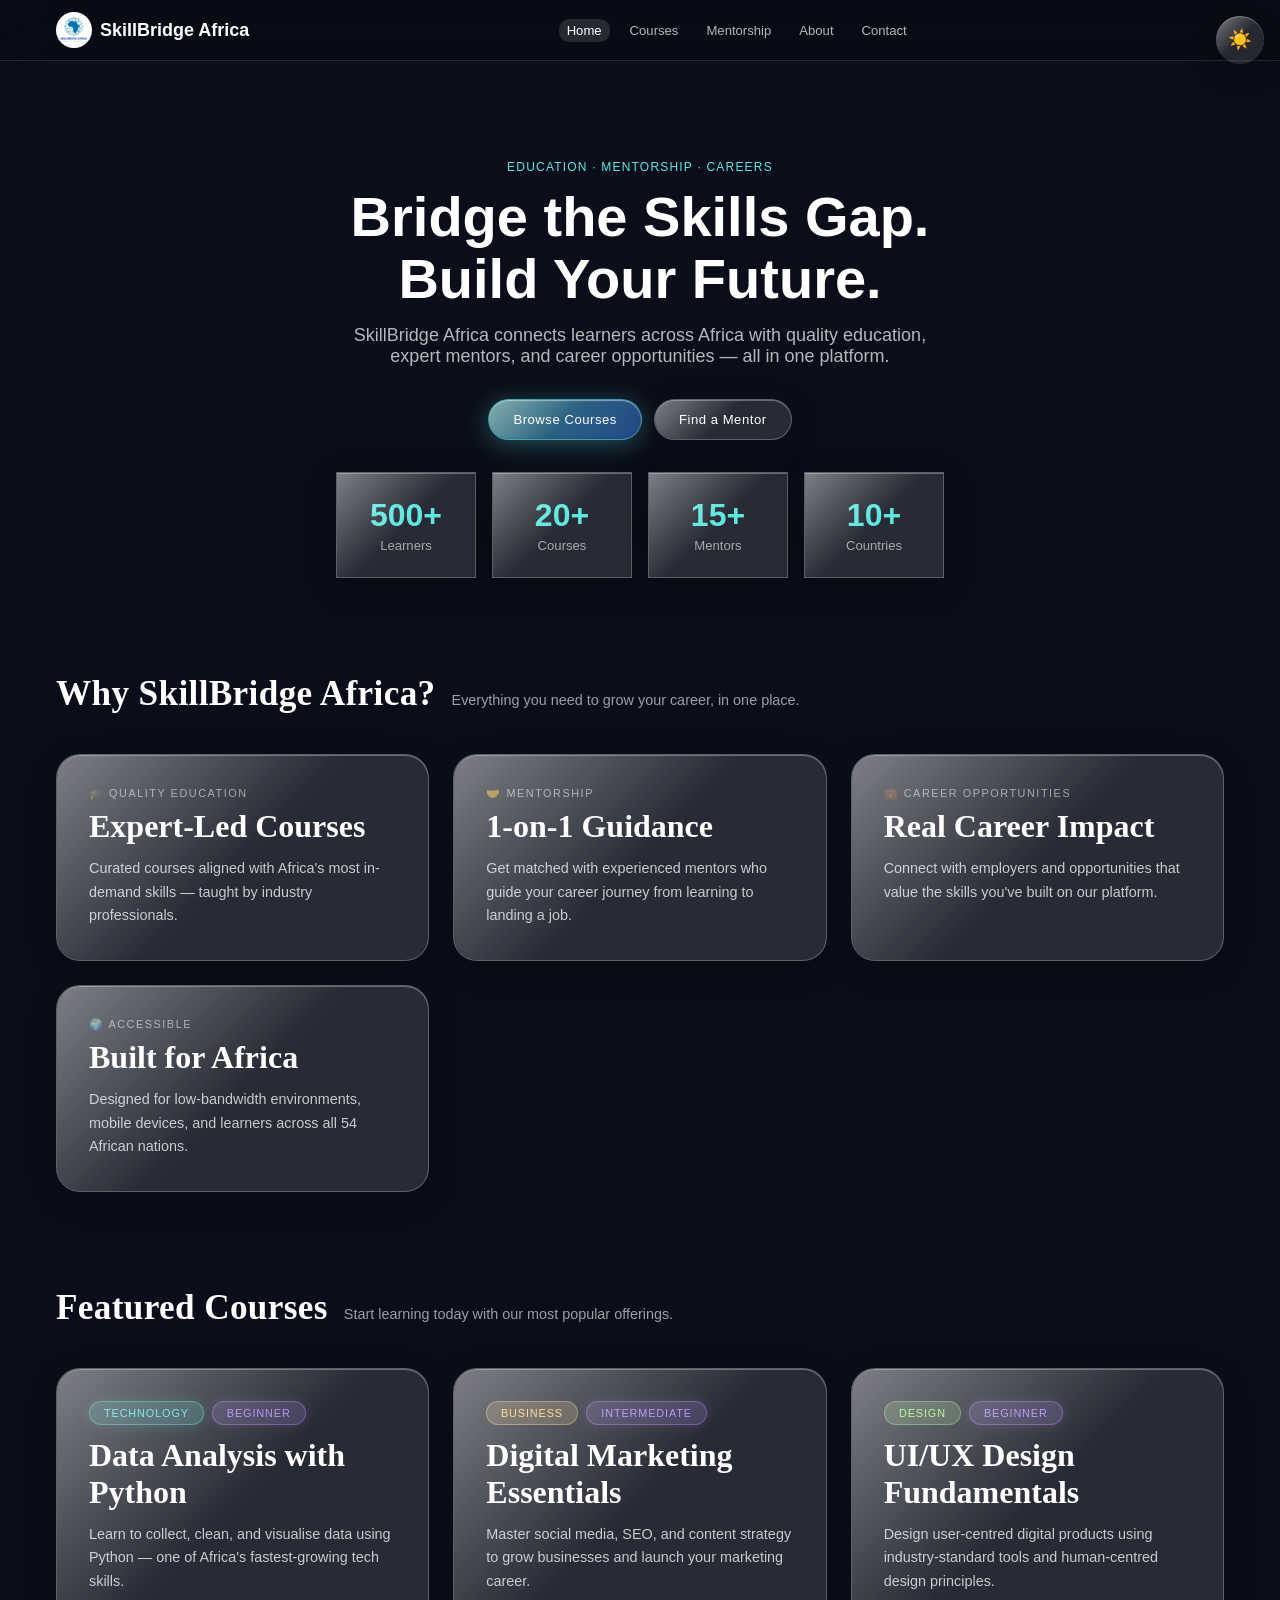
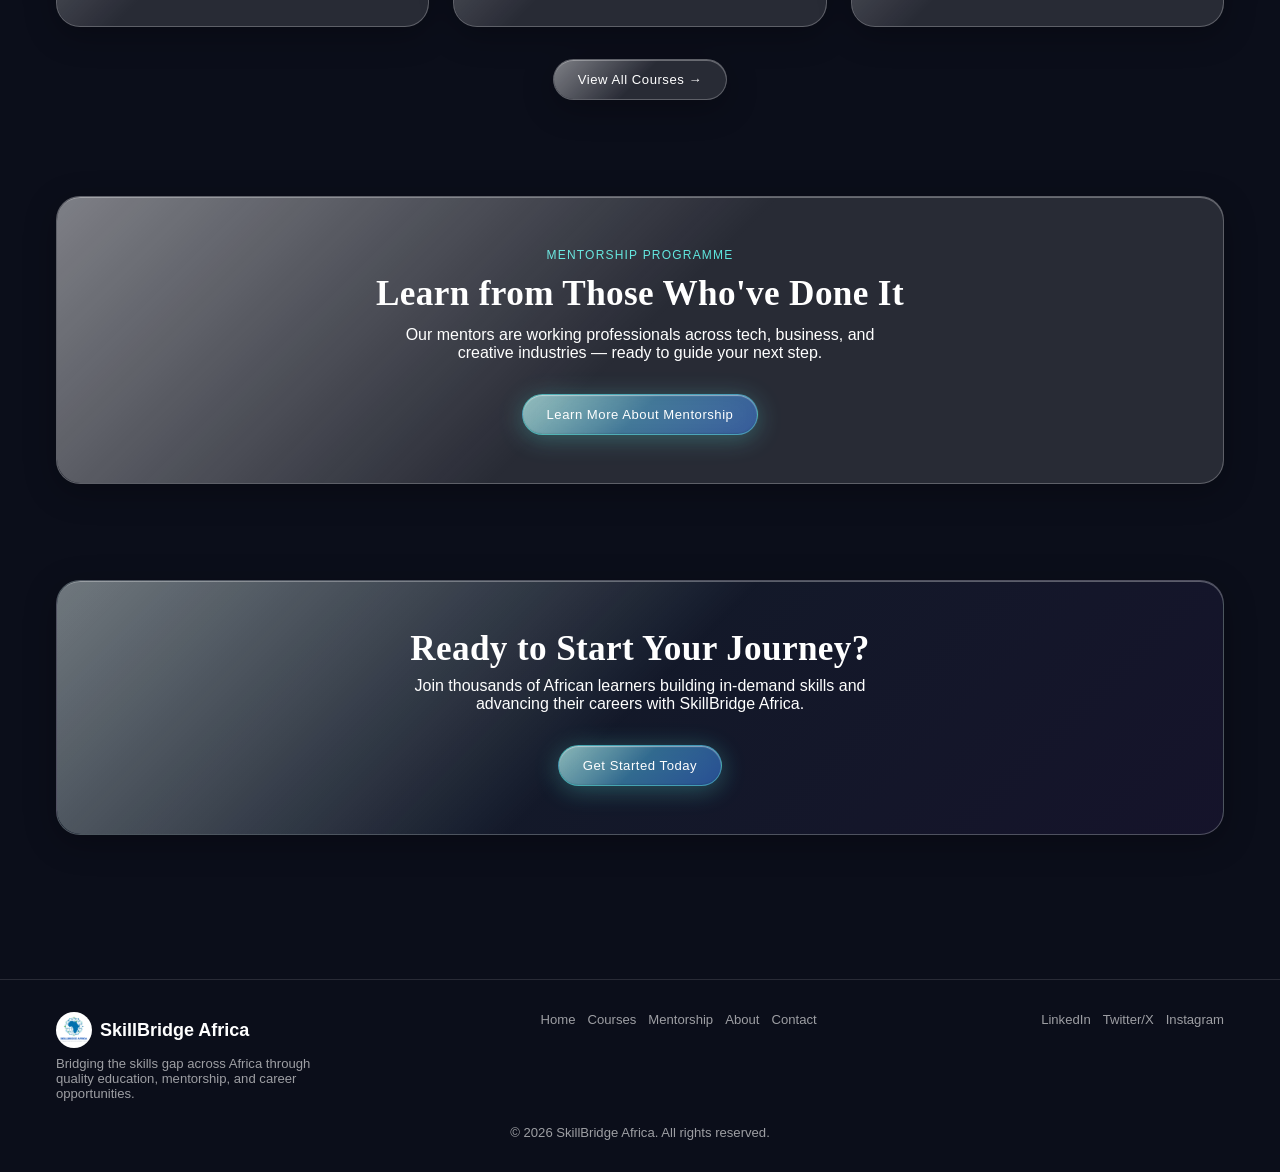
<file: pages/index.html>
<!DOCTYPE html>
<html lang="en" data-theme="dark">
<head>
  <meta charset="UTF-8">
  <meta name="viewport" content="width=device-width, initial-scale=1.0">
  <title>SkillBridge Africa — Bridge the Skills Gap</title>
  <link rel="stylesheet" href="../pure-css-glassmorphism-liquid-glass-ui-kit/src/style.css">
  <link rel="stylesheet" href="../assets/site.css">
</head>
<body>

  <header class="site-header">
    <nav class="site-nav site-container" aria-label="Main navigation">
      <a href="index.html" class="site-nav__logo">
        <img src="../assets/images/skill-bridge-logo.jpeg" alt="SkillBridge Africa logo">
        SkillBridge Africa
      </a>
      <button class="site-nav__toggle" aria-controls="main-nav" aria-expanded="false" aria-label="Toggle navigation">☰</button>
      <ul class="site-nav__links" id="main-nav" role="list">
        <li><a href="index.html" aria-current="page">Home</a></li>
        <li><a href="courses.html">Courses</a></li>
        <li><a href="mentorship.html">Mentorship</a></li>
        <li><a href="about.html">About</a></li>
        <li><a href="contact.html">Contact</a></li>
      </ul>
      <div class="site-nav__actions">
        <button class="glass glass-btn theme-toggle-btn" id="theme-toggle" aria-label="Toggle colour scheme">
          <span class="icon-dark" aria-hidden="true">☀️</span>
          <span class="icon-light" aria-hidden="true">🌙</span>
        </button>
      </div>
    </nav>
  </header>

  <main id="main-content">
    <div class="site-container">

      <!-- Hero -->
      <section class="page-hero" aria-labelledby="hero-title">
        <span class="page-hero__kicker">Education · Mentorship · Careers</span>
        <h1 class="page-hero__title" id="hero-title">Bridge the Skills Gap.<br>Build Your Future.</h1>
        <p class="page-hero__sub">SkillBridge Africa connects learners across Africa with quality education, expert mentors, and career opportunities — all in one platform.</p>
        <div class="page-hero__cta">
          <a href="courses.html" class="glass glass-btn glass-btn--primary">Browse Courses</a>
          <a href="mentorship.html" class="glass glass-btn glass-btn--ghost">Find a Mentor</a>
        </div>
        <div class="stats-row" aria-label="Platform highlights">
          <div class="glass stat-card">
            <div class="stat-card__num">500+</div>
            <div class="stat-card__label">Learners</div>
          </div>
          <div class="glass stat-card">
            <div class="stat-card__num">20+</div>
            <div class="stat-card__label">Courses</div>
          </div>
          <div class="glass stat-card">
            <div class="stat-card__num">15+</div>
            <div class="stat-card__label">Mentors</div>
          </div>
          <div class="glass stat-card">
            <div class="stat-card__num">10+</div>
            <div class="stat-card__label">Countries</div>
          </div>
        </div>
      </section>

      <!-- Benefits -->
      <section class="section" aria-labelledby="benefits-title">
        <div class="section__header">
          <h2 class="section__title" id="benefits-title">Why SkillBridge Africa?</h2>
          <p class="section__sub">Everything you need to grow your career, in one place.</p>
        </div>
        <div class="card-grid">
          <div class="glass glass-card">
            <div class="glass-card__label">🎓 Quality Education</div>
            <h3 class="glass-card__title">Expert-Led Courses</h3>
            <p class="glass-card__body">Curated courses aligned with Africa's most in-demand skills — taught by industry professionals.</p>
          </div>
          <div class="glass glass-card">
            <div class="glass-card__label">🤝 Mentorship</div>
            <h3 class="glass-card__title">1-on-1 Guidance</h3>
            <p class="glass-card__body">Get matched with experienced mentors who guide your career journey from learning to landing a job.</p>
          </div>
          <div class="glass glass-card">
            <div class="glass-card__label">💼 Career Opportunities</div>
            <h3 class="glass-card__title">Real Career Impact</h3>
            <p class="glass-card__body">Connect with employers and opportunities that value the skills you've built on our platform.</p>
          </div>
          <div class="glass glass-card">
            <div class="glass-card__label">🌍 Accessible</div>
            <h3 class="glass-card__title">Built for Africa</h3>
            <p class="glass-card__body">Designed for low-bandwidth environments, mobile devices, and learners across all 54 African nations.</p>
          </div>
        </div>
      </section>

      <!-- Featured Courses -->
      <section class="section" aria-labelledby="courses-title">
        <div class="section__header">
          <h2 class="section__title" id="courses-title">Featured Courses</h2>
          <p class="section__sub">Start learning today with our most popular offerings.</p>
        </div>
        <div class="card-grid">
          <div class="glass glass-card">
            <div style="display:flex;gap:.5rem;margin-bottom:.75rem;flex-wrap:wrap;">
              <span class="glass-badge glass-badge--aqua">Technology</span>
              <span class="glass-badge glass-badge--violet">Beginner</span>
            </div>
            <h3 class="glass-card__title">Data Analysis with Python</h3>
            <p class="glass-card__body">Learn to collect, clean, and visualise data using Python — one of Africa's fastest-growing tech skills.</p>
          </div>
          <div class="glass glass-card">
            <div style="display:flex;gap:.5rem;margin-bottom:.75rem;flex-wrap:wrap;">
              <span class="glass-badge glass-badge--amber">Business</span>
              <span class="glass-badge glass-badge--violet">Intermediate</span>
            </div>
            <h3 class="glass-card__title">Digital Marketing Essentials</h3>
            <p class="glass-card__body">Master social media, SEO, and content strategy to grow businesses and launch your marketing career.</p>
          </div>
          <div class="glass glass-card">
            <div style="display:flex;gap:.5rem;margin-bottom:.75rem;flex-wrap:wrap;">
              <span class="glass-badge glass-badge--lime">Design</span>
              <span class="glass-badge glass-badge--violet">Beginner</span>
            </div>
            <h3 class="glass-card__title">UI/UX Design Fundamentals</h3>
            <p class="glass-card__body">Design user-centred digital products using industry-standard tools and human-centred design principles.</p>
          </div>
        </div>
        <div style="text-align:center;margin-top:2rem;">
          <a href="courses.html" class="glass glass-btn glass-btn--ghost">View All Courses →</a>
        </div>
      </section>

      <!-- Mentorship Teaser -->
      <section class="section" aria-labelledby="mentorship-teaser-title">
        <div class="glass glass-card" style="text-align:center;padding:3rem 2rem;">
          <span class="page-hero__kicker">Mentorship Programme</span>
          <h2 class="section__title" id="mentorship-teaser-title" style="margin-bottom:.75rem;">Learn from Those Who've Done It</h2>
          <p style="color:var(--text-secondary);max-width:520px;margin-inline:auto;margin-bottom:2rem;">Our mentors are working professionals across tech, business, and creative industries — ready to guide your next step.</p>
          <a href="mentorship.html" class="glass glass-btn glass-btn--primary">Learn More About Mentorship</a>
        </div>
      </section>

      <!-- Final CTA -->
      <section class="section" aria-labelledby="cta-title">
        <div class="glass glass-card" style="text-align:center;padding:3rem 2rem;background:linear-gradient(135deg,rgba(94,231,223,.08),rgba(139,92,246,.08));">
          <h2 class="section__title" id="cta-title">Ready to Start Your Journey?</h2>
          <p style="color:var(--text-secondary);max-width:480px;margin-inline:auto;margin-bottom:2rem;">Join thousands of African learners building in-demand skills and advancing their careers with SkillBridge Africa.</p>
          <a href="contact.html" class="glass glass-btn glass-btn--primary">Get Started Today</a>
        </div>
      </section>

    </div>
  </main>

  <footer class="site-footer">
    <div class="site-container">
      <div class="site-footer__inner">
        <div class="site-footer__brand">
          <a href="index.html" class="site-nav__logo">
            <img src="../assets/images/skill-bridge-logo.jpeg" alt="">
            SkillBridge Africa
          </a>
          <p>Bridging the skills gap across Africa through quality education, mentorship, and career opportunities.</p>
        </div>
        <ul class="site-footer__links" role="list">
          <li><a href="index.html">Home</a></li>
          <li><a href="courses.html">Courses</a></li>
          <li><a href="mentorship.html">Mentorship</a></li>
          <li><a href="about.html">About</a></li>
          <li><a href="contact.html">Contact</a></li>
        </ul>
        <ul class="site-footer__links" role="list" aria-label="Social media">
          <li><a href="#" aria-label="LinkedIn">LinkedIn</a></li>
          <li><a href="#" aria-label="Twitter/X">Twitter/X</a></li>
          <li><a href="#" aria-label="Instagram">Instagram</a></li>
        </ul>
      </div>
      <p class="site-footer__copy">© 2026 SkillBridge Africa. All rights reserved.</p>
    </div>
  </footer>

  <script src="../pure-css-glassmorphism-liquid-glass-ui-kit/src/script.js" defer></script>
  <script>
    document.querySelector('.site-nav__toggle')?.addEventListener('click', function() {
      const nav = document.getElementById('main-nav');
      this.setAttribute('aria-expanded', nav.classList.toggle('is-open'));
    });
  </script>
</body>
</html>
</file>
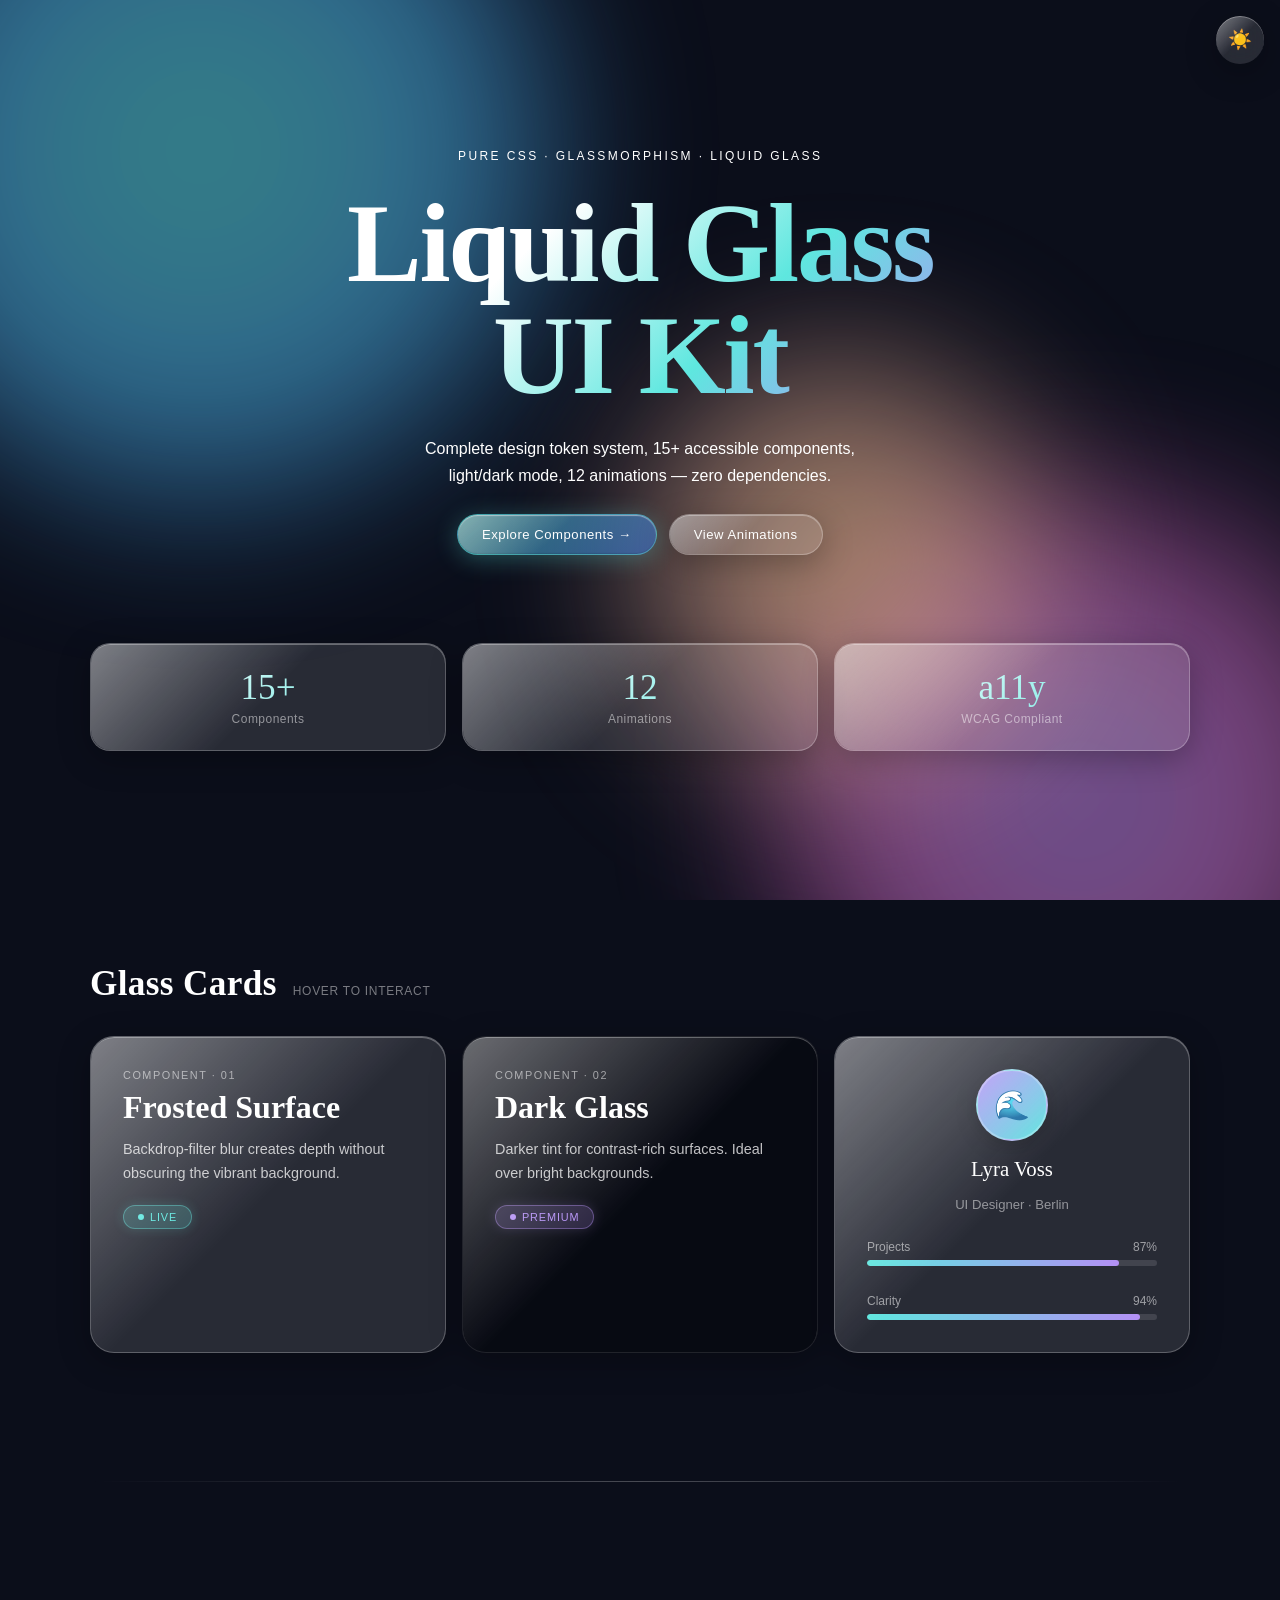
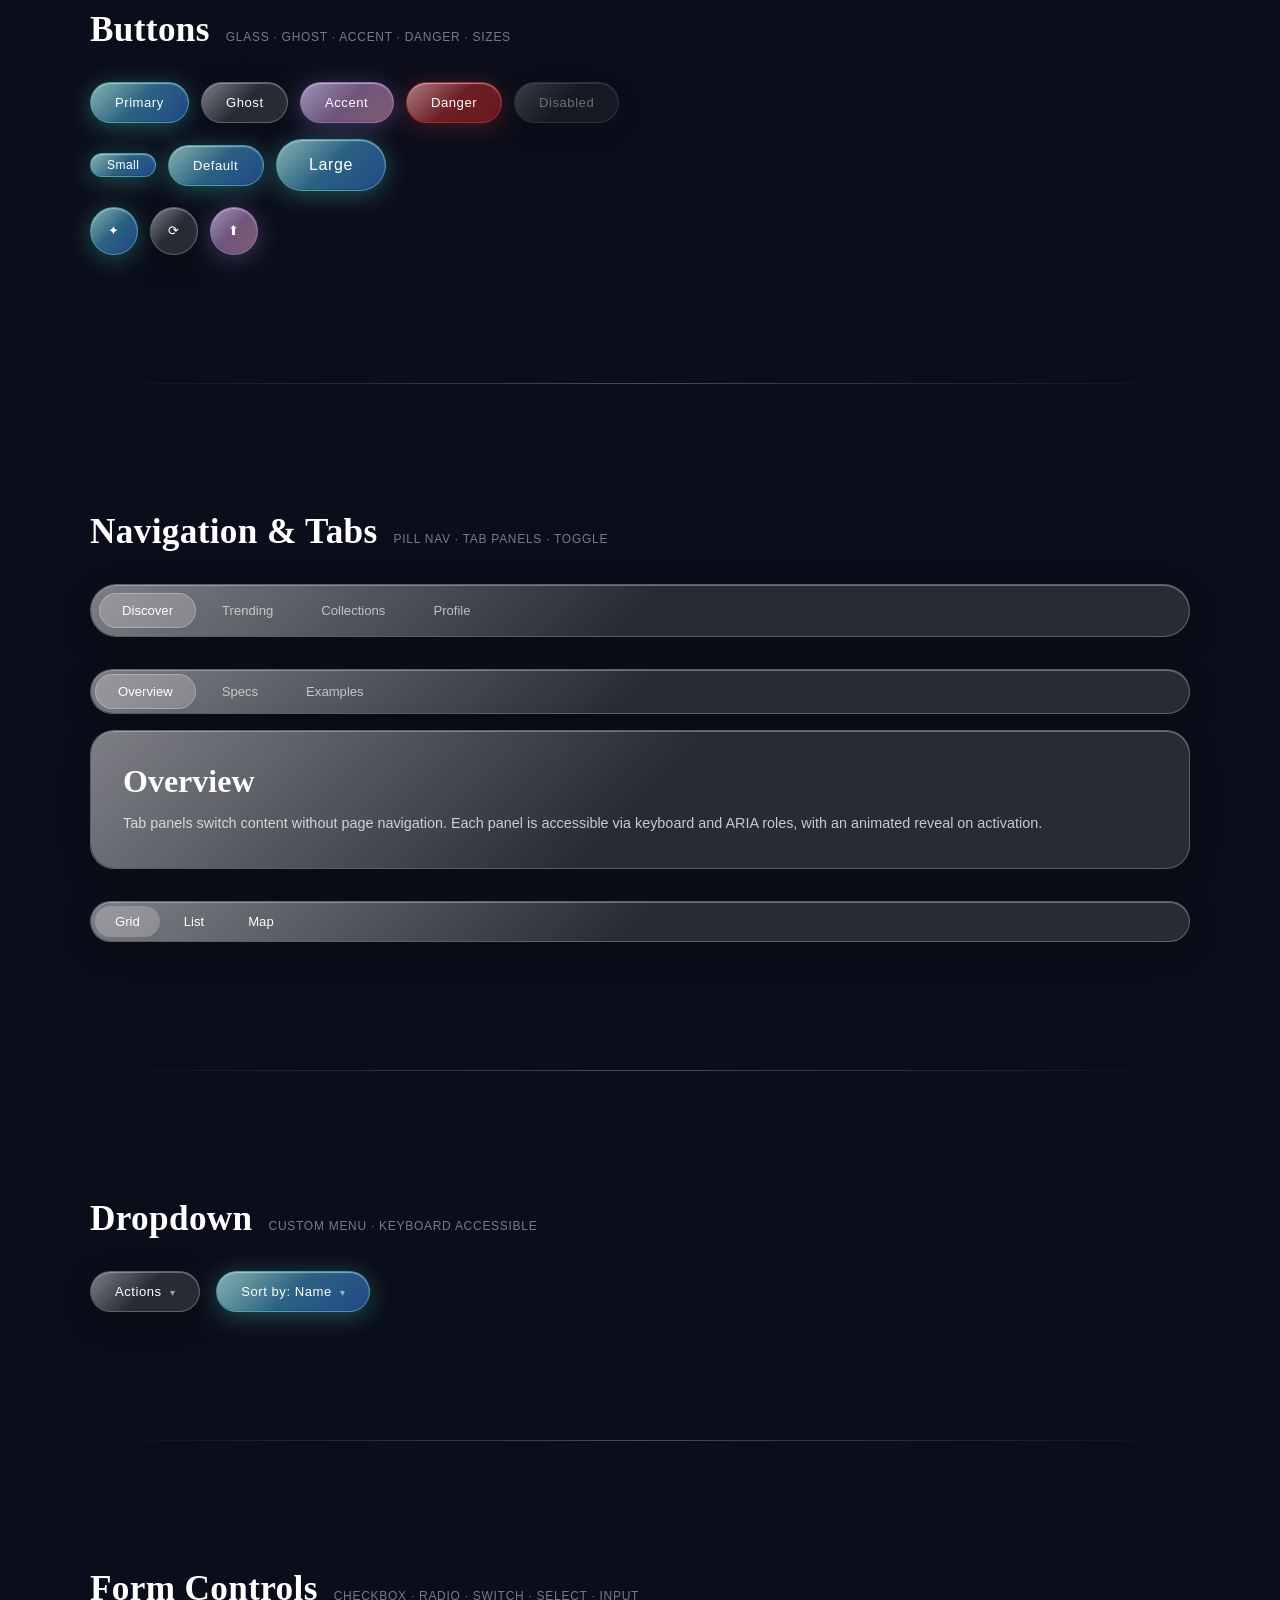
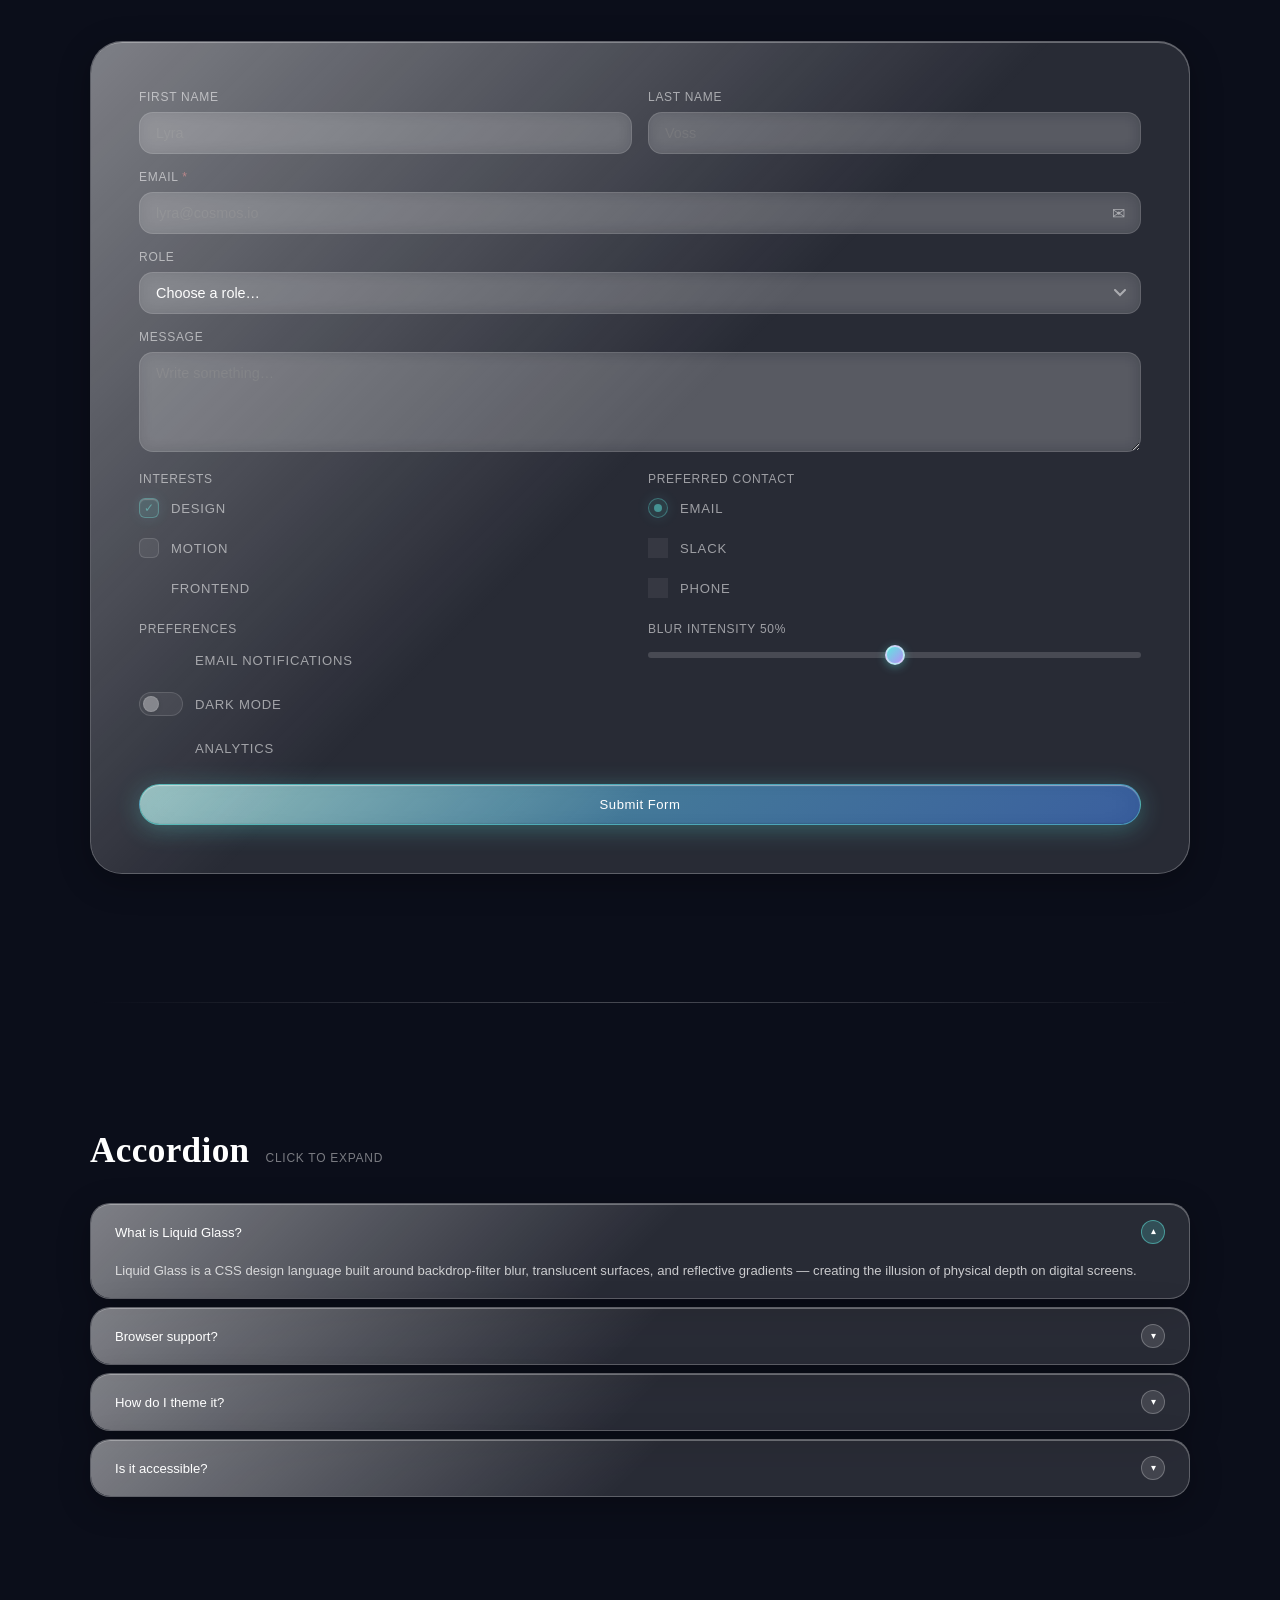
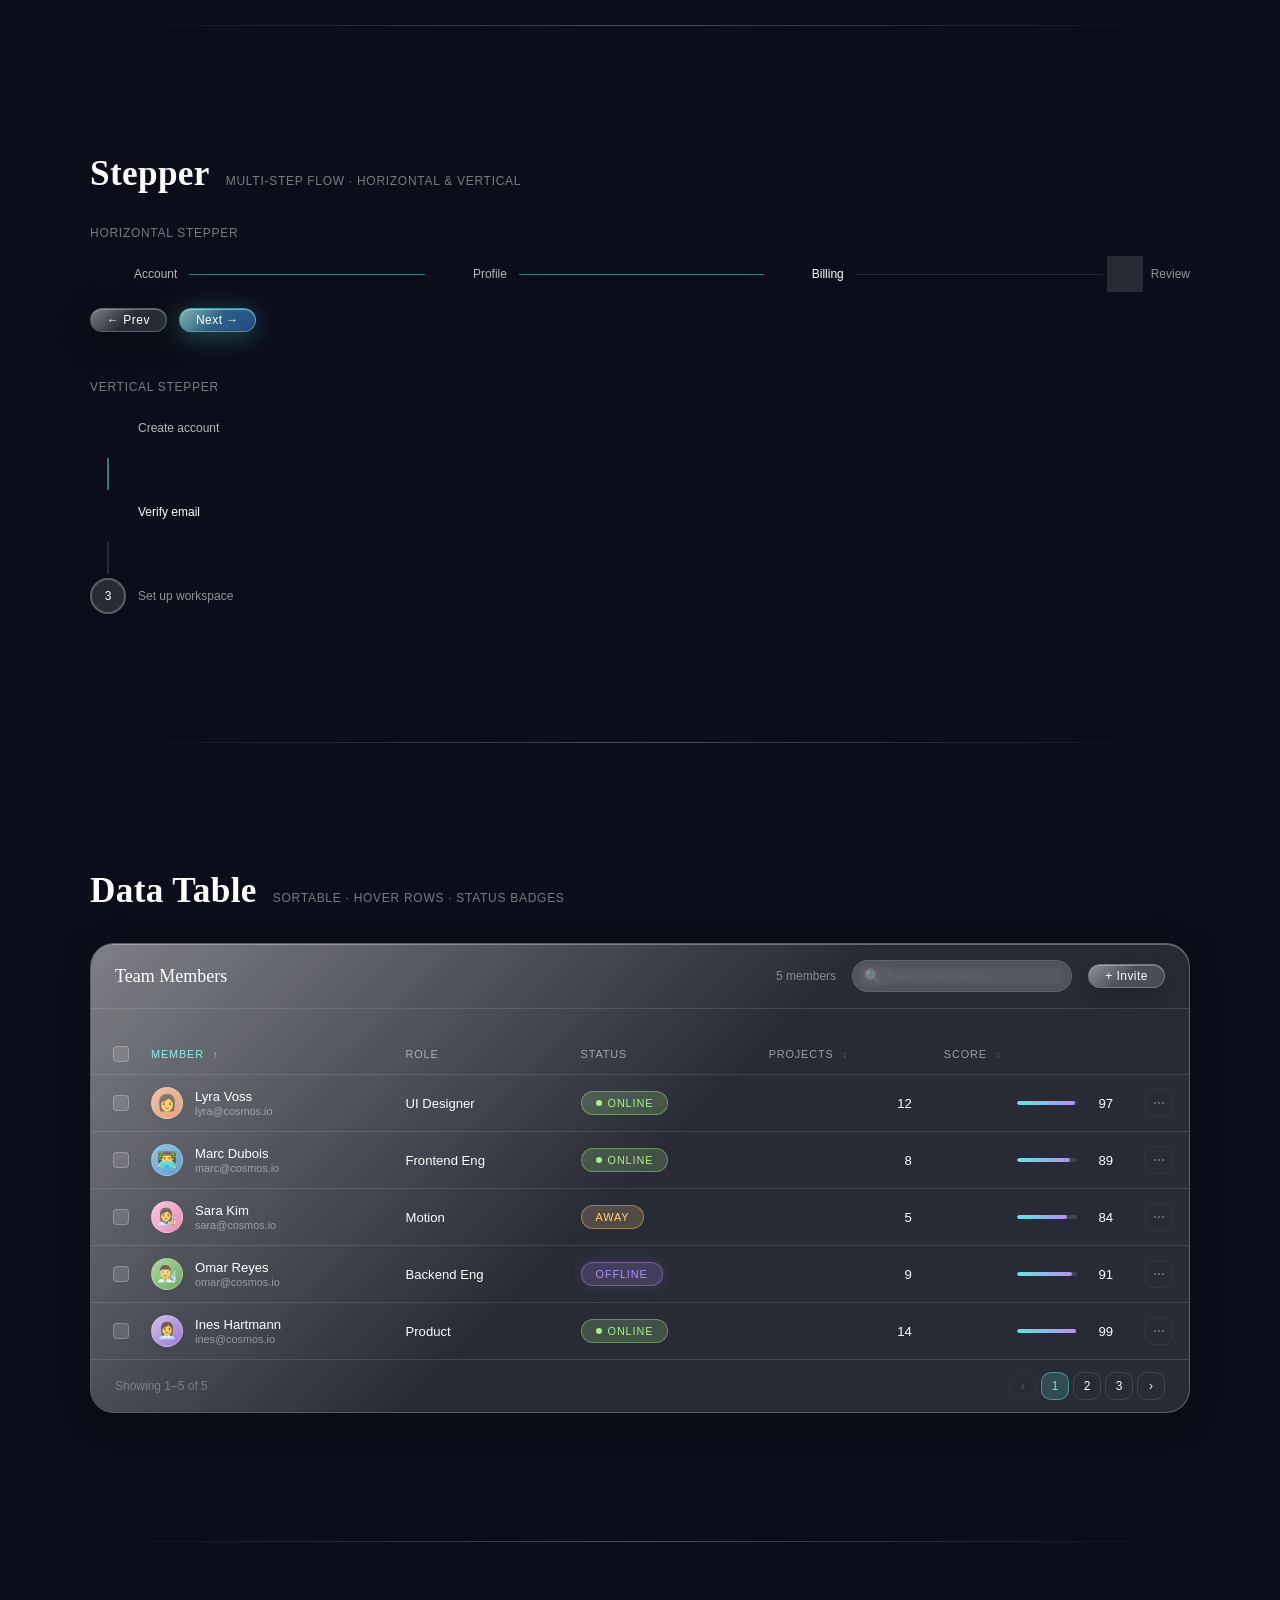
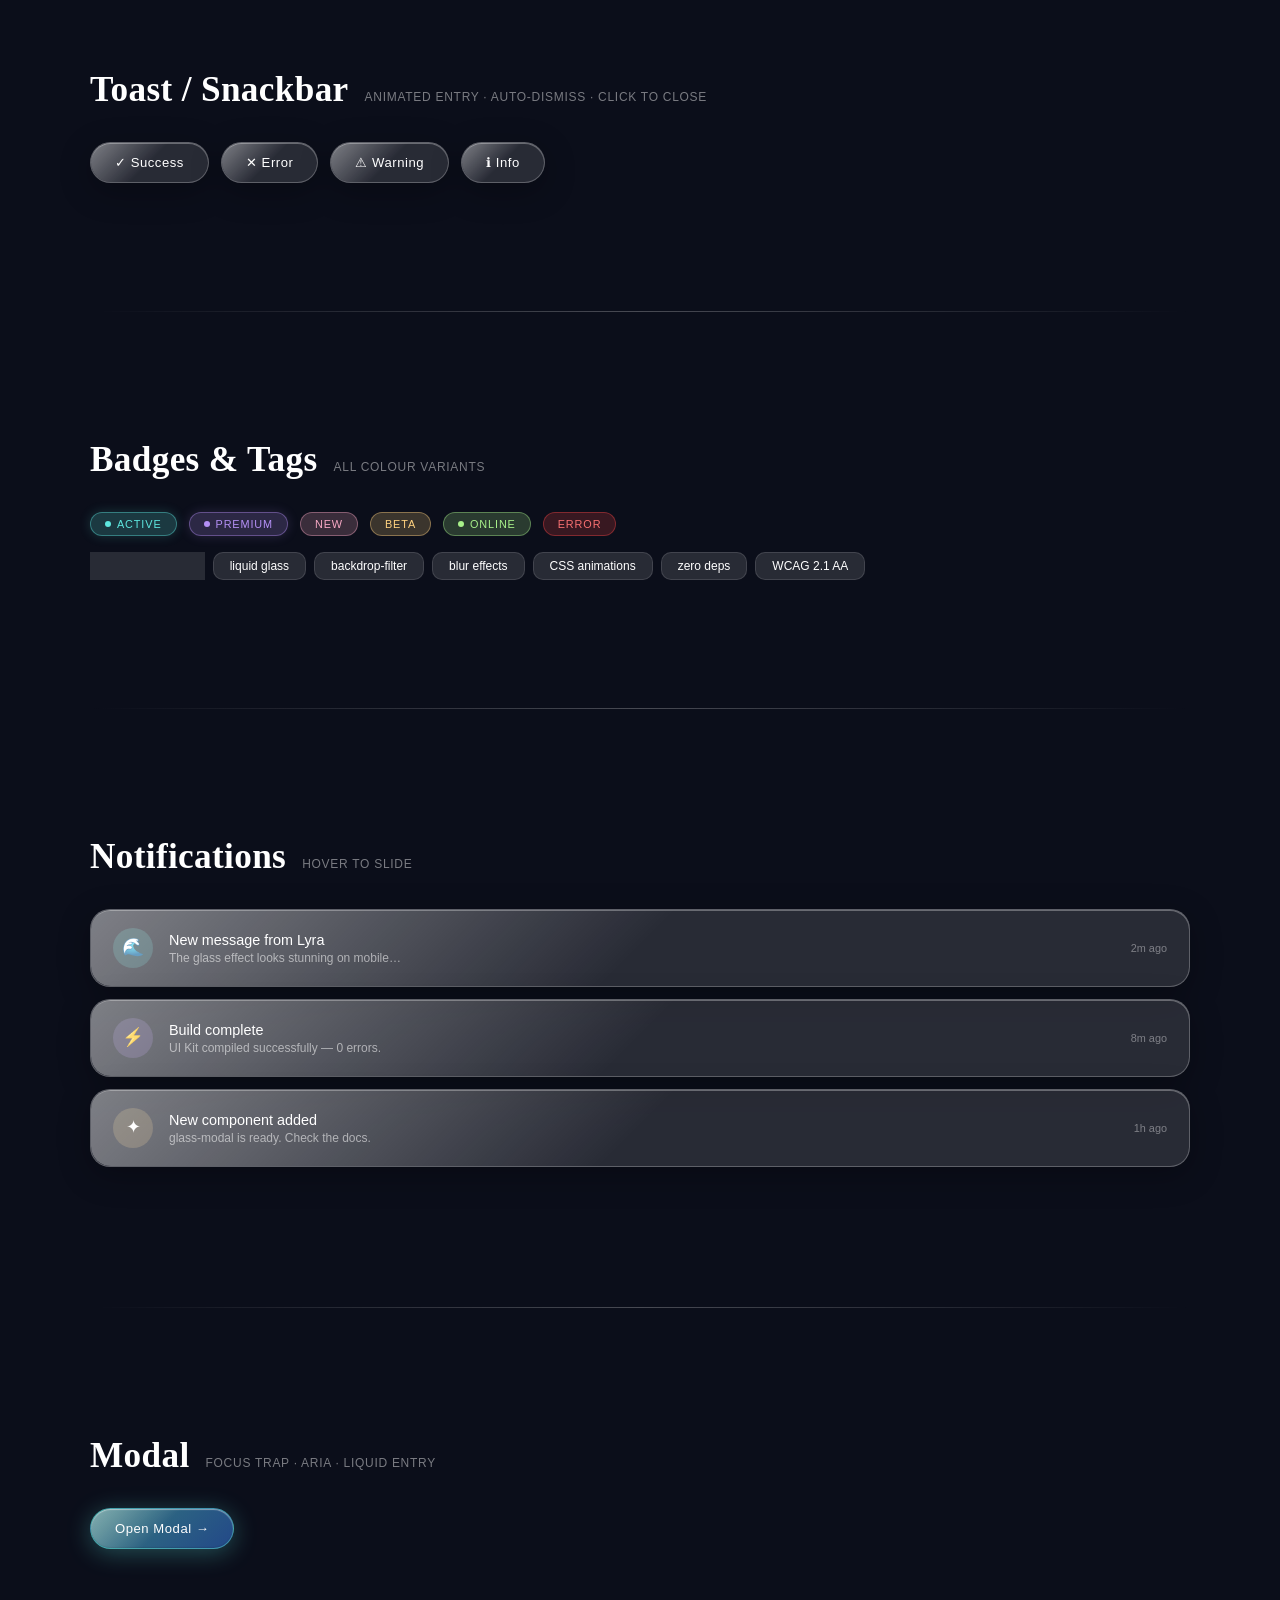
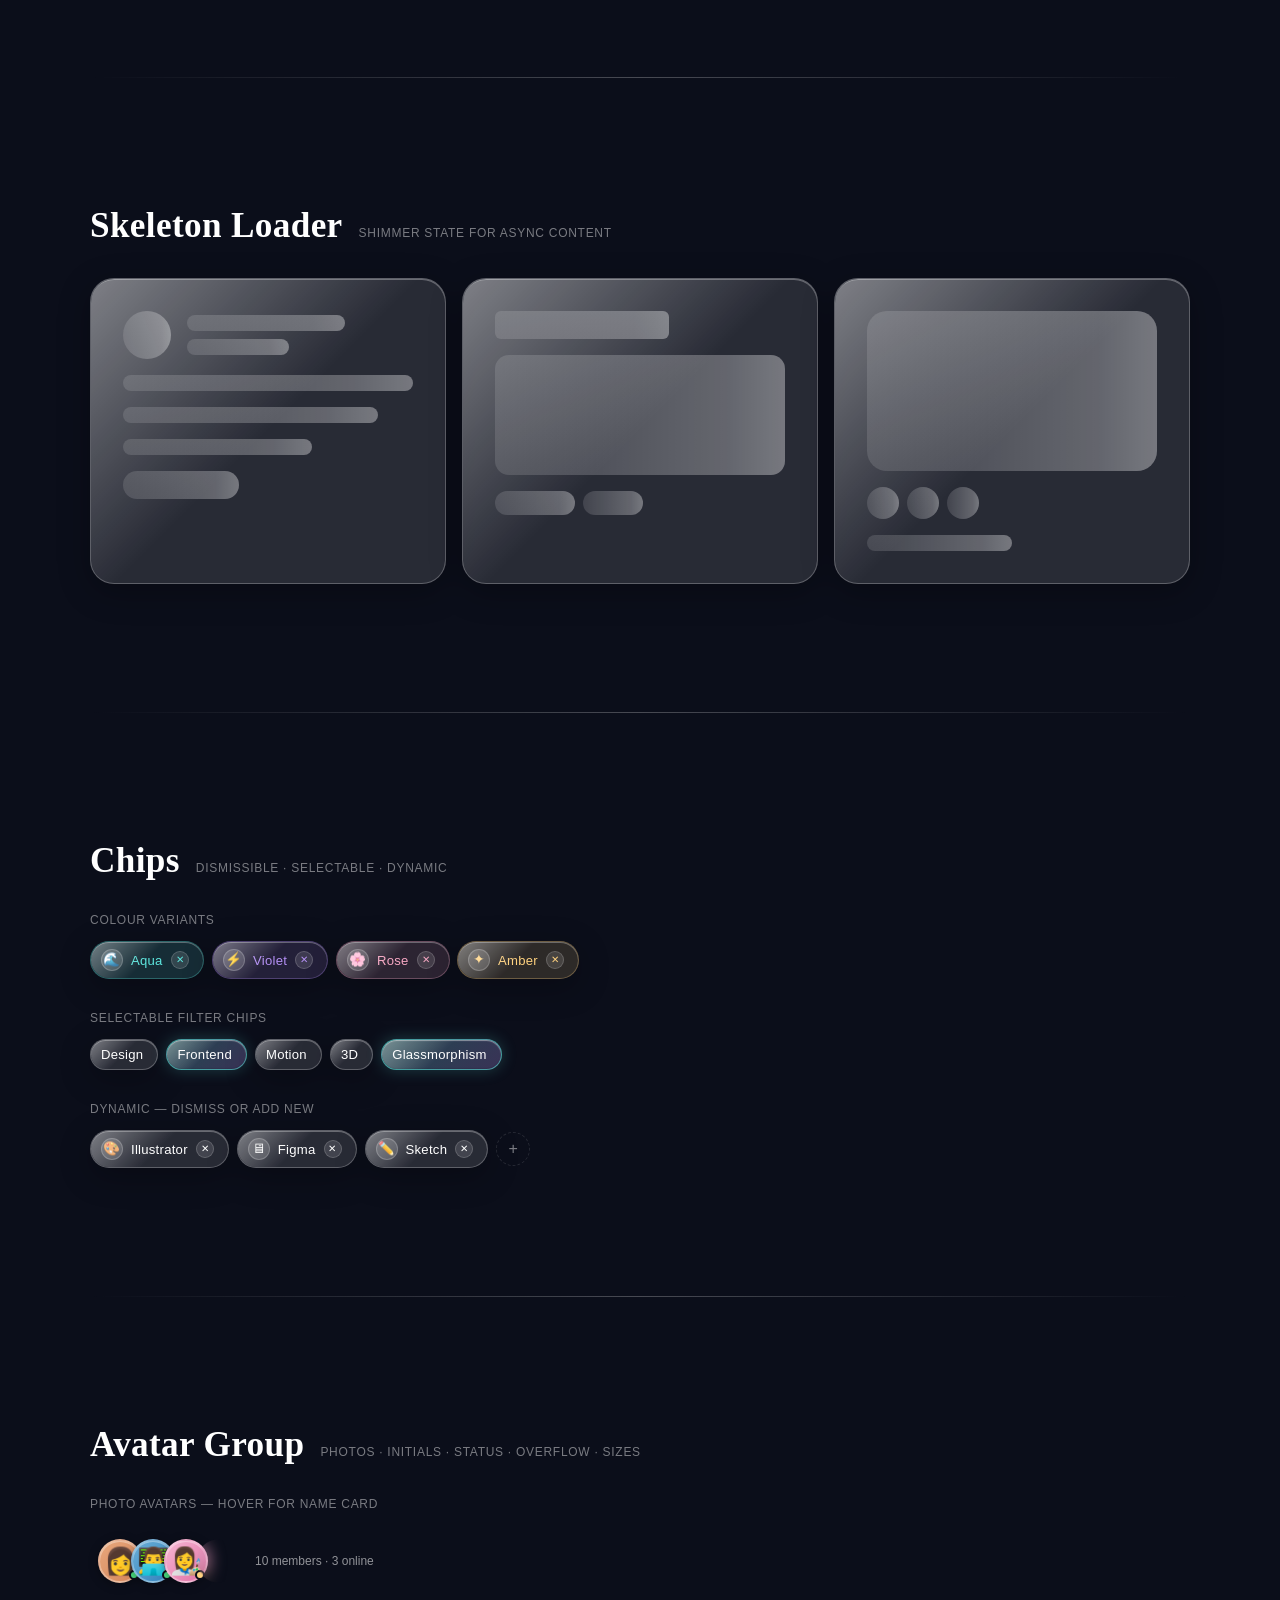
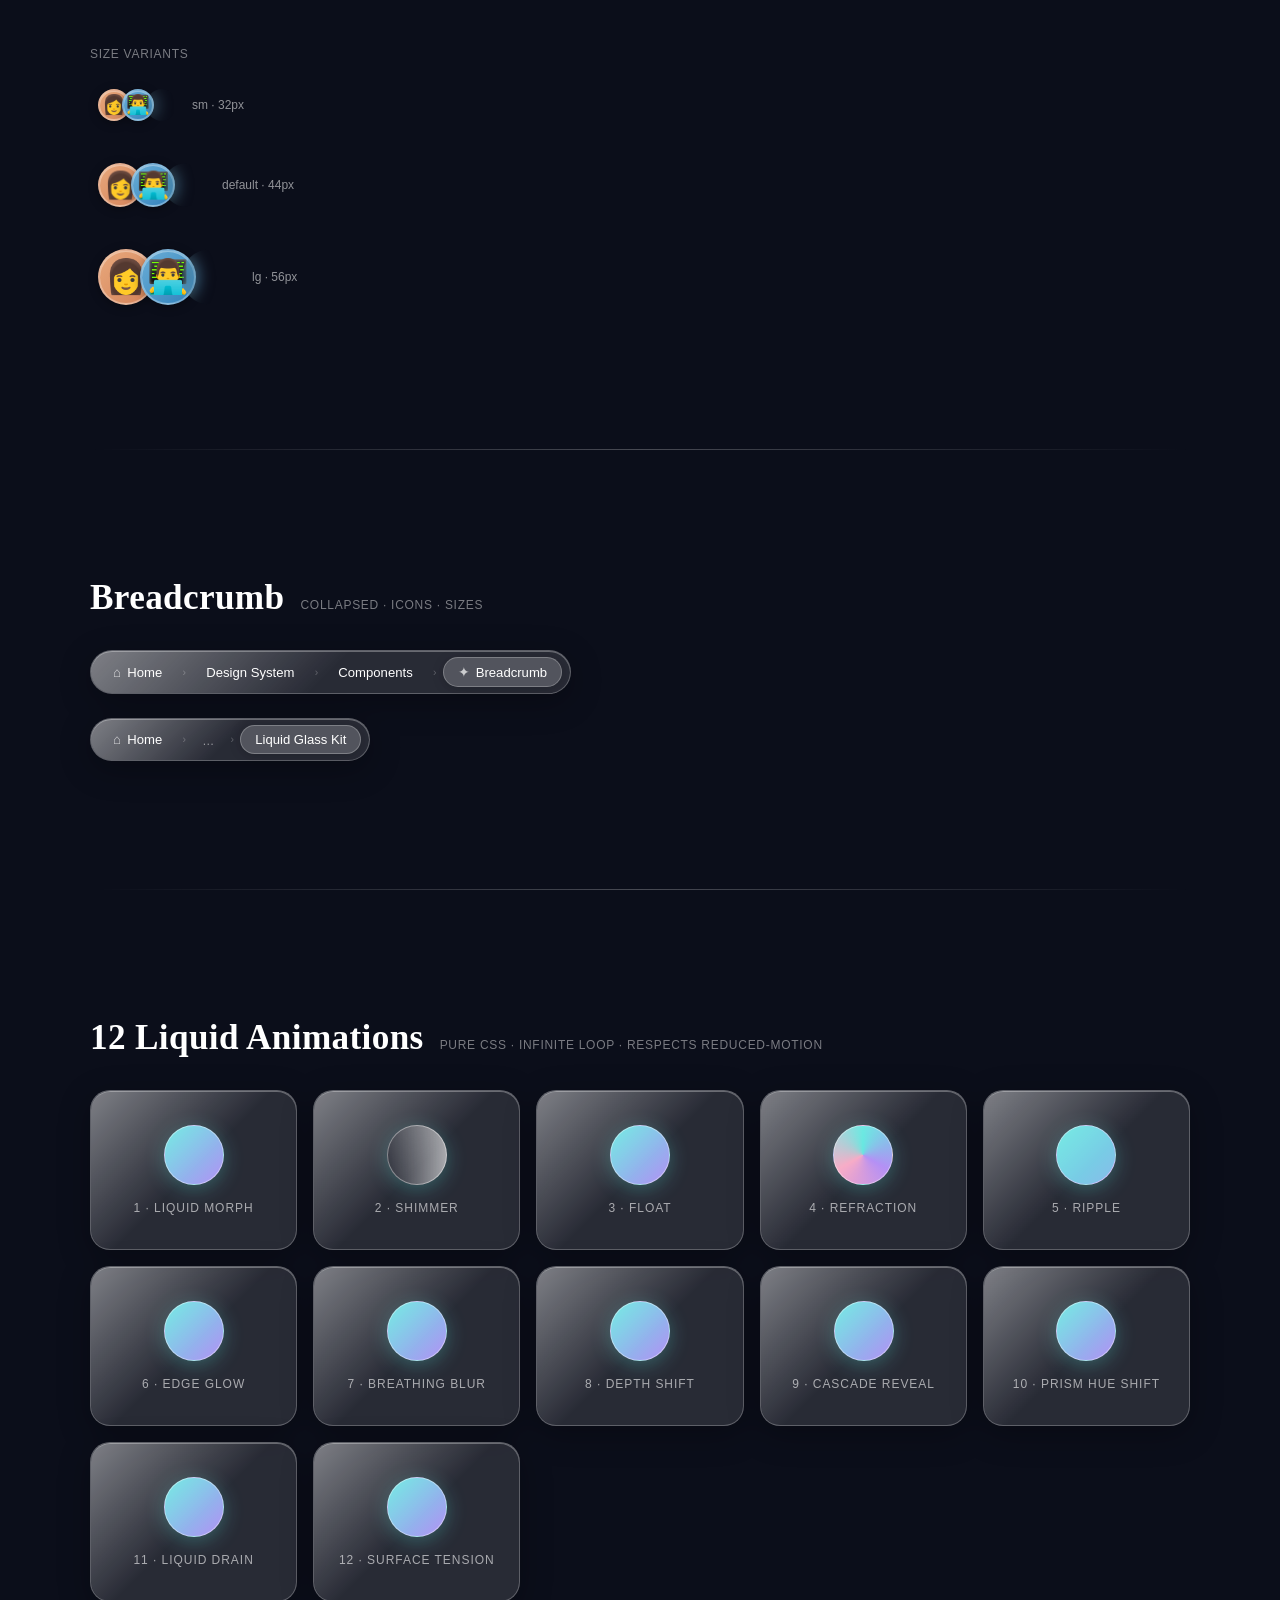
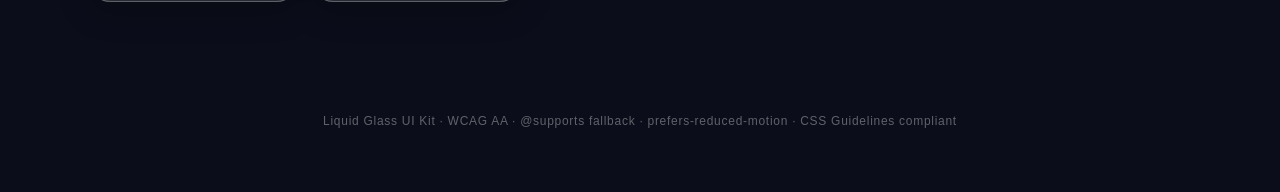
<file: pure-css-glassmorphism-liquid-glass-ui-kit/dist/index.html>
<!DOCTYPE html>
<html lang="en">

  <head>
    <meta charset="UTF-8">
    <title>Pure CSS Glassmorphism Liquid Glass UI kit</title>
    <link rel="stylesheet" href="./style.css">

  </head>
    
  <body>
  <div class="scene" aria-hidden="true">
  <div class="scene__blob scene__blob--1"></div>
  <div class="scene__blob scene__blob--2"></div>
  <div class="scene__blob scene__blob--3"></div>
</div>

<!-- Theme toggle -->
<button class="glass glass-btn theme-toggle-btn" id="theme-toggle" aria-label="Toggle colour scheme" title="Toggle light / dark mode">
  <span class="icon-dark" aria-hidden="true">☀️</span>
  <span class="icon-light" aria-hidden="true">🌙</span>
</button>

<!-- Toast region (ARIA live) -->
<div class="glass-toast-region" id="toast-region" role="region" aria-label="Notifications" aria-live="polite"></div>

<main class="page">

  <!-- ─── HERO ─────────────────────────────────────────────────────────── -->
  <header class="hero">
    <span class="hero__kicker">Pure CSS · Glassmorphism · Liquid Glass</span>
    <h1 class="hero__title">Liquid Glass<br>UI Kit</h1>
    <p class="hero__sub">
      Complete design token system, 15+ accessible components, light/dark mode, 12 animations — zero dependencies.
    </p>

    <div class="hero__cta">
      <a href="#components" class="glass glass-btn glass-btn--primary">Explore Components →</a>
      <a href="#animations" class="glass glass-btn glass-btn--ghost">View Animations</a>
    </div>

    <div class="container stats">
      <div class="glass stats__item">
        <div class="stats__num">15+</div>
        <div class="stats__desc">Components</div>
      </div>
      <div class="glass stats__item">
        <div class="stats__num">12</div>
        <div class="stats__desc">Animations</div>
      </div>
      <div class="glass stats__item">
        <div class="stats__num">a11y</div>
        <div class="stats__desc">WCAG Compliant</div>
      </div>
    </div>
  </header>

  <div class="container page" id="components">

    <!-- ─── CARDS ──────────────────────────────────────────────────────── -->
    <section class="section">
      <div class="section__header">
        <h2 class="section__title">Glass Cards</h2>
        <span class="section__subtitle">Hover to interact</span>
      </div>
      <div class="card-grid">
        <div class="glass glass-card">
          <div class="glass-card__label">Component · 01</div>
          <h3 class="glass-card__title">Frosted Surface</h3>
          <p class="glass-card__body">Backdrop-filter blur creates depth without obscuring the vibrant background.</p>
          <div style="margin-top:20px"><span class="glass-badge glass-badge--aqua"><span class="glass-badge__dot"></span> Live</span></div>
        </div>
        <div class="glass glass--dark glass-card">
          <div class="glass-card__label">Component · 02</div>
          <h3 class="glass-card__title">Dark Glass</h3>
          <p class="glass-card__body">Darker tint for contrast-rich surfaces. Ideal over bright backgrounds.</p>
          <div style="margin-top:20px"><span class="glass-badge glass-badge--violet"><span class="glass-badge__dot"></span> Premium</span></div>
        </div>
        <div class="glass glass-card profile-card">
          <div class="profile-card__avatar">🌊</div>
          <div class="profile-card__name">Lyra Voss</div>
          <div class="profile-card__role">UI Designer · Berlin</div>
          <div class="progress-wrap" style="width:100%">
            <div class="progress-label"><span>Projects</span><span>87%</span></div>
            <div class="progress-bar">
              <div class="progress-bar__fill" style="width:87%"></div>
            </div>
          </div>
          <div class="progress-wrap" style="width:100%">
            <div class="progress-label"><span>Clarity</span><span>94%</span></div>
            <div class="progress-bar">
              <div class="progress-bar__fill" style="width:94%"></div>
            </div>
          </div>
        </div>
      </div>
    </section>

    <div class="divider"></div>

    <!-- ─── BUTTONS ────────────────────────────────────────────────────── -->
    <section class="section">
      <div class="section__header">
        <h2 class="section__title">Buttons</h2>
        <span class="section__subtitle">Glass · Ghost · Accent · Danger · Sizes</span>
      </div>
      <div style="display:flex;flex-direction:column;gap:16px">
        <div class="btn-row">
          <button class="glass glass-btn glass-btn--primary">Primary</button>
          <button class="glass glass-btn glass-btn--ghost">Ghost</button>
          <button class="glass glass-btn glass-btn--accent">Accent</button>
          <button class="glass glass-btn glass-btn--danger">Danger</button>
          <button class="glass glass-btn glass-btn--ghost" disabled>Disabled</button>
        </div>
        <div class="btn-row">
          <button class="glass glass-btn glass-btn--primary glass-btn--sm">Small</button>
          <button class="glass glass-btn glass-btn--primary">Default</button>
          <button class="glass glass-btn glass-btn--primary glass-btn--lg">Large</button>
        </div>
        <div class="btn-row">
          <div class="glass-tooltip-wrap">
            <button class="glass glass-btn glass-btn--icon glass-btn--primary" aria-label="Favourite">✦</button>
            <div class="glass glass-tooltip" role="tooltip">Favourite</div>
          </div>
          <div class="glass-tooltip-wrap">
            <button class="glass glass-btn glass-btn--icon glass-btn--ghost" aria-label="Refresh">⟳</button>
            <div class="glass glass-tooltip" role="tooltip">Refresh</div>
          </div>
          <div class="glass-tooltip-wrap">
            <button class="glass glass-btn glass-btn--icon glass-btn--accent" aria-label="Upload">⬆</button>
            <div class="glass glass-tooltip" role="tooltip">Upload</div>
          </div>
        </div>
      </div>
    </section>

    <div class="divider"></div>

    <!-- ─── NAVIGATION + TABS ──────────────────────────────────────────── -->
    <section class="section">
      <div class="section__header">
        <h2 class="section__title">Navigation & Tabs</h2>
        <span class="section__subtitle">Pill nav · Tab panels · Toggle</span>
      </div>
      <div style="display:flex;flex-direction:column;gap:var(--space-xl)">
        <nav class="glass glass-nav" aria-label="Main navigation">
          <span class="glass-nav__item glass-nav__item--active" tabindex="0">Discover</span>
          <span class="glass-nav__item" tabindex="0">Trending</span>
          <span class="glass-nav__item" tabindex="0">Collections</span>
          <span class="glass-nav__item" tabindex="0">Profile</span>
        </nav>

        <!-- Tabs with real content panels -->
        <div class="glass-tabs" id="demo-tabs">
          <div class="glass glass-tab-list" role="tablist" aria-label="Demo tabs">
            <button class="glass-tab" role="tab" aria-selected="true" aria-controls="tab-panel-1" id="tab-1">Overview</button>
            <button class="glass-tab" role="tab" aria-selected="false" aria-controls="tab-panel-2" id="tab-2">Specs</button>
            <button class="glass-tab" role="tab" aria-selected="false" aria-controls="tab-panel-3" id="tab-3">Examples</button>
          </div>
          <div id="tab-panel-1" class="glass glass-tab-panel is-active glass-card" role="tabpanel" aria-labelledby="tab-1">
            <h3 class="glass-card__title">Overview</h3>
            <p class="glass-card__body">Tab panels switch content without page navigation. Each panel is accessible via keyboard and ARIA roles, with an animated reveal on activation.</p>
          </div>
          <div id="tab-panel-2" class="glass glass-tab-panel glass-card" role="tabpanel" aria-labelledby="tab-2">
            <h3 class="glass-card__title">Technical Specs</h3>
            <p class="glass-card__body">Built on CSS custom properties with no JavaScript dependencies for pure display. The JS layer handles ARIA state updates and keyboard navigation (Arrow keys, Home, End).</p>
          </div>
          <div id="tab-panel-3" class="glass glass-tab-panel glass-card" role="tabpanel" aria-labelledby="tab-3">
            <h3 class="glass-card__title">Example Panels</h3>
            <p class="glass-card__body">Any content can live inside a tab panel — forms, data tables, cards, or rich media. The glass surface adapts to whatever's inside.</p>
          </div>
        </div>

        <div class="glass glass-toggle" role="group" aria-label="View toggle">
          <span class="glass-toggle__opt is-on" tabindex="0">Grid</span>
          <span class="glass-toggle__opt" tabindex="0">List</span>
          <span class="glass-toggle__opt" tabindex="0">Map</span>
        </div>
      </div>
    </section>

    <div class="divider"></div>

    <!-- ─── DROPDOWN ──────────────────────────────────────────────────── -->
    <section class="section">
      <div class="section__header">
        <h2 class="section__title">Dropdown</h2>
        <span class="section__subtitle">Custom menu · Keyboard accessible</span>
      </div>
      <div style="display:flex;flex-wrap:wrap;gap:var(--space-md);align-items:flex-start">

        <div class="glass-dropdown" id="dd-actions">
          <button class="glass glass-btn glass-btn--ghost glass-dropdown-trigger" aria-haspopup="true" aria-expanded="false">
            Actions <span class="glass-dropdown-trigger-arrow">▾</span>
          </button>
          <div class="glass glass-dropdown-menu" role="menu">
            <button class="glass-dropdown-item" role="menuitem">✏️ Edit</button>
            <button class="glass-dropdown-item" role="menuitem">📋 Duplicate</button>
            <button class="glass-dropdown-item" role="menuitem">🔗 Share</button>
            <div class="glass-dropdown-divider"></div>
            <button class="glass-dropdown-item glass-dropdown-item--danger" role="menuitem">🗑 Delete</button>
          </div>
        </div>

        <div class="glass-dropdown" id="dd-sort">
          <button class="glass glass-btn glass-btn--primary glass-dropdown-trigger" aria-haspopup="true" aria-expanded="false">
            Sort by: Name <span class="glass-dropdown-trigger-arrow">▾</span>
          </button>
          <div class="glass glass-dropdown-menu" role="menu">
            <button class="glass-dropdown-item is-active" role="menuitem">Name ↑</button>
            <button class="glass-dropdown-item" role="menuitem">Name ↓</button>
            <button class="glass-dropdown-item" role="menuitem">Date modified</button>
            <button class="glass-dropdown-item" role="menuitem">File size</button>
          </div>
        </div>

      </div>
    </section>

    <div class="divider"></div>

    <!-- ─── FORM CONTROLS ─────────────────────────────────────────────── -->
    <section class="section">
      <div class="section__header">
        <h2 class="section__title">Form Controls</h2>
        <span class="section__subtitle">Checkbox · Radio · Switch · Select · Input</span>
      </div>
      <div class="glass glass-form">
        <div class="glass-form__row">
          <div>
            <label>First Name</label>
            <div class="glass-input-wrap">
              <input class="glass-input" placeholder="Lyra" aria-label="First name">
            </div>
          </div>
          <div>
            <label>Last Name</label>
            <div class="glass-input-wrap">
              <input class="glass-input" placeholder="Voss" aria-label="Last name">
            </div>
          </div>
        </div>

        <div class="glass-form__row glass-form__row--full">
          <div>
            <label>Email <span style="color:#f87171">*</span></label>
            <div class="glass-input-wrap">
              <input class="glass-input" type="email" placeholder="lyra@cosmos.io" aria-label="Email" required>
              <span class="glass-input-icon">✉</span>
            </div>
          </div>
        </div>

        <div class="glass-form__row glass-form__row--full">
          <div>
            <label>Role</label>
            <select class="glass-select" aria-label="Select role">
              <option value="">Choose a role…</option>
              <option value="design">UI Designer</option>
              <option value="eng">Frontend Engineer</option>
              <option value="pm">Product Manager</option>
              <option value="motion">Motion Designer</option>
            </select>
          </div>
        </div>

        <div class="glass-form__row glass-form__row--full">
          <div>
            <label>Message</label>
            <textarea class="glass-textarea" placeholder="Write something…" aria-label="Message"></textarea>
          </div>
        </div>

        <div class="glass-form__row">
          <div>
            <label style="margin-bottom:var(--space-sm)">Interests</label>
            <div class="glass-check-group">
              <label class="glass-check-label">
                <input type="checkbox" checked aria-label="Design">
                <span class="glass-check-box"></span>
                Design
              </label>
              <label class="glass-check-label">
                <input type="checkbox" aria-label="Motion">
                <span class="glass-check-box"></span>
                Motion
              </label>
              <label class="glass-check-label">
                <input type="checkbox" checked aria-label="Frontend">
                <span class="glass-check-box"></span>
                Frontend
              </label>
            </div>
          </div>
          <div>
            <label style="margin-bottom:var(--space-sm)">Preferred contact</label>
            <div class="glass-check-group">
              <label class="glass-check-label">
                <input type="radio" name="contact" value="email" checked aria-label="Email">
                <span class="glass-radio-box"></span>
                Email
              </label>
              <label class="glass-check-label">
                <input type="radio" name="contact" value="slack" aria-label="Slack">
                <span class="glass-radio-box"></span>
                Slack
              </label>
              <label class="glass-check-label">
                <input type="radio" name="contact" value="phone" aria-label="Phone">
                <span class="glass-radio-box"></span>
                Phone
              </label>
            </div>
          </div>
        </div>

        <div class="glass-form__row">
          <div>
            <label style="margin-bottom:var(--space-sm)">Preferences</label>
            <div style="display:flex;flex-direction:column;gap:var(--space-sm)">
              <label class="glass-switch-label">
                <input type="checkbox" checked aria-label="Email notifications">
                <span class="glass-switch-track"><span class="glass-switch-thumb"></span></span>
                Email notifications
              </label>
              <label class="glass-switch-label">
                <input type="checkbox" aria-label="Dark mode">
                <span class="glass-switch-track"><span class="glass-switch-thumb"></span></span>
                Dark mode
              </label>
              <label class="glass-switch-label">
                <input type="checkbox" checked aria-label="Analytics">
                <span class="glass-switch-track"><span class="glass-switch-thumb"></span></span>
                Analytics
              </label>
            </div>
          </div>
          <div>
            <label>Blur intensity <span id="blur-val">50</span>%</label>
            <input class="glass-range" type="range" min="0" max="100" value="50" aria-label="Blur intensity" oninput="document.getElementById('blur-val').textContent=this.value">
          </div>
        </div>

        <button class="glass glass-btn glass-btn--primary" style="width:100%;justify-content:center" type="submit">
          Submit Form
        </button>
      </div>
    </section>

    <div class="divider"></div>

    <!-- ─── ACCORDION ─────────────────────────────────────────────────── -->
    <section class="section">
      <div class="section__header">
        <h2 class="section__title">Accordion</h2>
        <span class="section__subtitle">Click to expand</span>
      </div>
      <div class="glass-accordion" id="accordion">

        <div class="glass glass-accordion-item is-open">
          <button class="glass-accordion-trigger" aria-expanded="true" aria-controls="acc-1">
            What is Liquid Glass?
            <span class="glass-accordion-icon" aria-hidden="true">▾</span>
          </button>
          <div class="glass-accordion-body" id="acc-1" role="region">
            <div class="glass-accordion-content">
              Liquid Glass is a CSS design language built around backdrop-filter blur, translucent surfaces, and reflective gradients — creating the illusion of physical depth on digital screens.
            </div>
          </div>
        </div>

        <div class="glass glass-accordion-item">
          <button class="glass-accordion-trigger" aria-expanded="false" aria-controls="acc-2">
            Browser support?
            <span class="glass-accordion-icon" aria-hidden="true">▾</span>
          </button>
          <div class="glass-accordion-body" id="acc-2" role="region">
            <div class="glass-accordion-content">
              backdrop-filter is supported in all modern browsers. A <code style="opacity:.8">@supports</code> fallback is included for older Firefox, providing a semi-transparent solid surface instead of blur.
            </div>
          </div>
        </div>

        <div class="glass glass-accordion-item">
          <button class="glass-accordion-trigger" aria-expanded="false" aria-controls="acc-3">
            How do I theme it?
            <span class="glass-accordion-icon" aria-hidden="true">▾</span>
          </button>
          <div class="glass-accordion-body" id="acc-3" role="region">
            <div class="glass-accordion-content">
              All values are CSS custom properties. Toggle <code style="opacity:.8">data-theme="light"</code> on the <code style="opacity:.8">&lt;html&gt;</code> element to switch the entire palette instantly. Override individual tokens in a local scope for component-level theming.
            </div>
          </div>
        </div>

        <div class="glass glass-accordion-item">
          <button class="glass-accordion-trigger" aria-expanded="false" aria-controls="acc-4">
            Is it accessible?
            <span class="glass-accordion-icon" aria-hidden="true">▾</span>
          </button>
          <div class="glass-accordion-body" id="acc-4" role="region">
            <div class="glass-accordion-content">
              Yes. All interactive elements have ARIA roles, keyboard support, and visible :focus-visible outlines. prefers-reduced-motion disables all animations. Colour contrast meets WCAG AA on both themes.
            </div>
          </div>
        </div>

      </div>
    </section>

    <div class="divider"></div>

    <!-- ─── STEPPER ────────────────────────────────────────────────────── -->
    <section class="section">
      <div class="section__header">
        <h2 class="section__title">Stepper</h2>
        <span class="section__subtitle">Multi-step flow · Horizontal &amp; vertical</span>
      </div>
      <div style="display:flex;flex-direction:column;gap:var(--space-2xl)">

        <div>
          <p class="section__subtitle" style="margin-bottom:var(--space-md)">Horizontal stepper</p>
          <div class="glass-stepper" id="stepper-h">
            <div class="glass-step is-complete">
              <div class="glass-step__inner" style="display:flex;align-items:center;gap:8px">
                <div class="glass-step__node" aria-label="Step 1: Account — complete">✓</div>
                <span class="glass-step__label">Account</span>
              </div>
              <div class="glass-step__connector"></div>
            </div>
            <div class="glass-step is-complete">
              <div class="glass-step__inner" style="display:flex;align-items:center;gap:8px">
                <div class="glass-step__node" aria-label="Step 2: Profile — complete">✓</div>
                <span class="glass-step__label">Profile</span>
              </div>
              <div class="glass-step__connector"></div>
            </div>
            <div class="glass-step is-active">
              <div class="glass-step__inner" style="display:flex;align-items:center;gap:8px">
                <div class="glass-step__node" aria-label="Step 3: Billing — current" aria-current="step">3</div>
                <span class="glass-step__label">Billing</span>
              </div>
              <div class="glass-step__connector"></div>
            </div>
            <div class="glass-step">
              <div class="glass-step__inner" style="display:flex;align-items:center;gap:8px">
                <div class="glass-step__node" aria-label="Step 4: Review — pending">4</div>
                <span class="glass-step__label">Review</span>
              </div>
            </div>
          </div>
          <div class="btn-row" style="margin-top:var(--space-md)">
            <button class="glass glass-btn glass-btn--ghost glass-btn--sm" id="stepper-prev">← Prev</button>
            <button class="glass glass-btn glass-btn--primary glass-btn--sm" id="stepper-next">Next →</button>
          </div>
        </div>

        <div>
          <p class="section__subtitle" style="margin-bottom:var(--space-md)">Vertical stepper</p>
          <div class="glass-stepper glass-stepper--vertical">
            <div class="glass-step is-complete">
              <div class="glass-step__inner">
                <div class="glass-step__node" aria-label="Step 1 — complete">✓</div>
                <span class="glass-step__label">Create account</span>
              </div>
              <div class="glass-step__connector"></div>
            </div>
            <div class="glass-step is-active">
              <div class="glass-step__inner">
                <div class="glass-step__node" aria-label="Step 2 — current" aria-current="step">2</div>
                <span class="glass-step__label">Verify email</span>
              </div>
              <div class="glass-step__connector"></div>
            </div>
            <div class="glass-step">
              <div class="glass-step__inner">
                <div class="glass-step__node" aria-label="Step 3 — pending">3</div>
                <span class="glass-step__label">Set up workspace</span>
              </div>
            </div>
          </div>
        </div>

      </div>
    </section>

    <div class="divider"></div>

    <!-- ─── DATA TABLE ─────────────────────────────────────────────────── -->
    <section class="section">
      <div class="section__header">
        <h2 class="section__title">Data Table</h2>
        <span class="section__subtitle">Sortable · Hover rows · Status badges</span>
      </div>
      <div class="glass glass-table-wrap" id="data-table-wrap">

        <!-- Toolbar -->
        <div class="glass-table-toolbar">
          <span class="glass-table-toolbar__title">Team Members</span>
          <span class="glass-table-toolbar__count" id="tbl-count">5 members</span>
          <div class="glass-table-search">
            <span class="glass-table-search__icon">🔍</span>
            <input class="glass-table-search__input" type="search" placeholder="Search members…" id="tbl-search" aria-label="Search members">
          </div>
          <button class="glass glass-btn glass-btn--ghost glass-btn--sm" id="tbl-add-btn" style="white-space:nowrap">+ Invite</button>
        </div>

        <!-- Bulk action bar -->
        <div class="glass-table-bulk" id="tbl-bulk" role="status" aria-live="polite">
          <span class="glass-table-bulk__count" id="tbl-bulk-count">0 selected</span>
          <button class="glass glass-btn glass-btn--ghost glass-btn--sm">📋 Export</button>
          <button class="glass glass-btn glass-btn--danger glass-btn--sm">🗑 Remove</button>
          <button class="glass glass-btn glass-btn--ghost glass-btn--sm" id="tbl-deselect" style="margin-left:auto">✕ Clear</button>
        </div>

        <!-- Table -->
        <table class="glass-table" id="glass-table" aria-label="Team members">
          <thead>
            <tr>
              <th class="col-check" scope="col">
                <input type="checkbox" class="glass-table-check" id="tbl-check-all" aria-label="Select all rows">
              </th>
              <th scope="col" data-col="name" class="is-sorted">
                Member <span class="glass-table__sort-icon">↑</span>
              </th>
              <th scope="col" data-col="role">Role</th>
              <th scope="col" data-col="status">Status</th>
              <th scope="col" data-col="projects" class="glass-table__cell--num">
                Projects <span class="glass-table__sort-icon">↕</span>
              </th>
              <th scope="col" data-col="score" class="glass-table__cell--num">
                Score <span class="glass-table__sort-icon">↕</span>
              </th>
              <th scope="col" style="width:48px"></th>
            </tr>
          </thead>
          <tbody id="tbl-body">
            <tr data-id="1">
              <td class="col-check" data-label="Select">
                <input type="checkbox" class="glass-table-check" aria-label="Select Lyra Voss">
              </td>
              <td data-label="Member">
                <div class="glass-table-member">
                  <div class="glass-table-avatar" style="background:linear-gradient(135deg,#e8a87c,#d4845a)">👩</div>
                  <div class="glass-table-member__info">
                    <span class="glass-table-member__name">Lyra Voss</span>
                    <span class="glass-table-member__email">lyra@cosmos.io</span>
                  </div>
                </div>
              </td>
              <td data-label="Role">UI Designer</td>
              <td data-label="Status"><span class="glass-badge glass-badge--lime"><span class="glass-badge__dot"></span>Online</span></td>
              <td class="glass-table__cell--num" data-label="Projects">12</td>
              <td class="glass-table__cell--num" data-label="Score">
                <div class="glass-table-score">
                  <div class="glass-table-score__bar">
                    <div class="glass-table-score__fill" style="width:97%"></div>
                  </div>
                  <span class="glass-table-score__num">97</span>
                </div>
              </td>
              <td>
                <button class="glass-table-action" aria-label="Actions for Lyra Voss">⋯</button>
              </td>
            </tr>

            <tr data-id="2">
              <td class="col-check" data-label="Select">
                <input type="checkbox" class="glass-table-check" aria-label="Select Marc Dubois">
              </td>
              <td data-label="Member">
                <div class="glass-table-member">
                  <div class="glass-table-avatar" style="background:linear-gradient(135deg,#6baed6,#3182bd)">👨‍💻</div>
                  <div class="glass-table-member__info">
                    <span class="glass-table-member__name">Marc Dubois</span>
                    <span class="glass-table-member__email">marc@cosmos.io</span>
                  </div>
                </div>
              </td>
              <td data-label="Role">Frontend Eng</td>
              <td data-label="Status"><span class="glass-badge glass-badge--lime"><span class="glass-badge__dot"></span>Online</span></td>
              <td class="glass-table__cell--num" data-label="Projects">8</td>
              <td class="glass-table__cell--num" data-label="Score">
                <div class="glass-table-score">
                  <div class="glass-table-score__bar">
                    <div class="glass-table-score__fill" style="width:89%"></div>
                  </div>
                  <span class="glass-table-score__num">89</span>
                </div>
              </td>
              <td>
                <button class="glass-table-action" aria-label="Actions for Marc Dubois">⋯</button>
              </td>
            </tr>

            <tr data-id="3">
              <td class="col-check" data-label="Select">
                <input type="checkbox" class="glass-table-check" aria-label="Select Sara Kim">
              </td>
              <td data-label="Member">
                <div class="glass-table-member">
                  <div class="glass-table-avatar" style="background:linear-gradient(135deg,#f7b7d3,#e06fa4)">👩‍🎨</div>
                  <div class="glass-table-member__info">
                    <span class="glass-table-member__name">Sara Kim</span>
                    <span class="glass-table-member__email">sara@cosmos.io</span>
                  </div>
                </div>
              </td>
              <td data-label="Role">Motion</td>
              <td data-label="Status"><span class="glass-badge glass-badge--amber">Away</span></td>
              <td class="glass-table__cell--num" data-label="Projects">5</td>
              <td class="glass-table__cell--num" data-label="Score">
                <div class="glass-table-score">
                  <div class="glass-table-score__bar">
                    <div class="glass-table-score__fill" style="width:84%"></div>
                  </div>
                  <span class="glass-table-score__num">84</span>
                </div>
              </td>
              <td>
                <button class="glass-table-action" aria-label="Actions for Sara Kim">⋯</button>
              </td>
            </tr>

            <tr data-id="4">
              <td class="col-check" data-label="Select">
                <input type="checkbox" class="glass-table-check" aria-label="Select Omar Reyes">
              </td>
              <td data-label="Member">
                <div class="glass-table-member">
                  <div class="glass-table-avatar" style="background:linear-gradient(135deg,#9ecb8a,#4c9e3f)">👨‍🔬</div>
                  <div class="glass-table-member__info">
                    <span class="glass-table-member__name">Omar Reyes</span>
                    <span class="glass-table-member__email">omar@cosmos.io</span>
                  </div>
                </div>
              </td>
              <td data-label="Role">Backend Eng</td>
              <td data-label="Status"><span class="glass-badge glass-badge--violet">Offline</span></td>
              <td class="glass-table__cell--num" data-label="Projects">9</td>
              <td class="glass-table__cell--num" data-label="Score">
                <div class="glass-table-score">
                  <div class="glass-table-score__bar">
                    <div class="glass-table-score__fill" style="width:91%"></div>
                  </div>
                  <span class="glass-table-score__num">91</span>
                </div>
              </td>
              <td>
                <button class="glass-table-action" aria-label="Actions for Omar Reyes">⋯</button>
              </td>
            </tr>

            <tr data-id="5">
              <td class="col-check" data-label="Select">
                <input type="checkbox" class="glass-table-check" aria-label="Select Ines Hartmann">
              </td>
              <td data-label="Member">
                <div class="glass-table-member">
                  <div class="glass-table-avatar" style="background:linear-gradient(135deg,#c5b0e8,#8a63cc)">👩‍💼</div>
                  <div class="glass-table-member__info">
                    <span class="glass-table-member__name">Ines Hartmann</span>
                    <span class="glass-table-member__email">ines@cosmos.io</span>
                  </div>
                </div>
              </td>
              <td data-label="Role">Product</td>
              <td data-label="Status"><span class="glass-badge glass-badge--lime"><span class="glass-badge__dot"></span>Online</span></td>
              <td class="glass-table__cell--num" data-label="Projects">14</td>
              <td class="glass-table__cell--num" data-label="Score">
                <div class="glass-table-score">
                  <div class="glass-table-score__bar">
                    <div class="glass-table-score__fill" style="width:99%"></div>
                  </div>
                  <span class="glass-table-score__num">99</span>
                </div>
              </td>
              <td>
                <button class="glass-table-action" aria-label="Actions for Ines Hartmann">⋯</button>
              </td>
            </tr>
          </tbody>
        </table>

        <!-- Pagination -->
        <div class="glass-table-pagination">
          <span class="glass-table-pagination__info" id="tbl-page-info">Showing 1–5 of 5</span>
          <div class="glass-table-pagination__controls">
            <button class="glass-table-page-btn" id="tbl-prev" aria-label="Previous page" disabled>‹</button>
            <button class="glass-table-page-btn is-active" aria-label="Page 1" aria-current="page">1</button>
            <button class="glass-table-page-btn" aria-label="Page 2">2</button>
            <button class="glass-table-page-btn" aria-label="Page 3">3</button>
            <button class="glass-table-page-btn" id="tbl-next" aria-label="Next page">›</button>
          </div>
        </div>

      </div>
    </section>

    <div class="divider"></div>

    <!-- ─── TOAST ─────────────────────────────────────────────────────── -->
    <section class="section">
      <div class="section__header">
        <h2 class="section__title">Toast / Snackbar</h2>
        <span class="section__subtitle">Animated entry · Auto-dismiss · Click to close</span>
      </div>
      <div class="toast-demo-row">
        <button class="glass glass-btn glass-btn--ghost" data-toast="success" data-toast-title="Saved!" data-toast-desc="Your changes have been saved.">✓ Success</button>
        <button class="glass glass-btn glass-btn--ghost" data-toast="error" data-toast-title="Error" data-toast-desc="Something went wrong. Try again.">✕ Error</button>
        <button class="glass glass-btn glass-btn--ghost" data-toast="warning" data-toast-title="Warning" data-toast-desc="You're running low on storage.">⚠ Warning</button>
        <button class="glass glass-btn glass-btn--ghost" data-toast="info" data-toast-title="New update" data-toast-desc="v2.1.0 is available now.">ℹ Info</button>
      </div>
    </section>

    <div class="divider"></div>

    <!-- ─── BADGES & TAGS ──────────────────────────────────────────────── -->
    <section class="section">
      <div class="section__header">
        <h2 class="section__title">Badges &amp; Tags</h2>
        <span class="section__subtitle">All colour variants</span>
      </div>
      <div style="display:flex;flex-direction:column;gap:var(--space-md)">
        <div class="btn-row">
          <span class="glass-badge glass-badge--aqua"><span class="glass-badge__dot"></span>Active</span>
          <span class="glass-badge glass-badge--violet"><span class="glass-badge__dot"></span>Premium</span>
          <span class="glass-badge glass-badge--rose">New</span>
          <span class="glass-badge glass-badge--amber">Beta</span>
          <span class="glass-badge glass-badge--lime"><span class="glass-badge__dot"></span>Online</span>
          <span class="glass-badge glass-badge--error">Error</span>
        </div>
        <div class="tags-row">
          <span class="glass-tag">glassmorphism</span>
          <span class="glass-tag">liquid glass</span>
          <span class="glass-tag">backdrop-filter</span>
          <span class="glass-tag">blur effects</span>
          <span class="glass-tag">CSS animations</span>
          <span class="glass-tag">zero deps</span>
          <span class="glass-tag">WCAG 2.1 AA</span>
        </div>
      </div>
    </section>

    <div class="divider"></div>

    <!-- ─── NOTIFICATIONS ─────────────────────────────────────────────── -->
    <section class="section">
      <div class="section__header">
        <h2 class="section__title">Notifications</h2>
        <span class="section__subtitle">Hover to slide</span>
      </div>
      <div>
        <div class="glass notif" role="alert">
          <div class="notif__icon notif__icon--aqua">🌊</div>
          <div>
            <div class="notif__title">New message from Lyra</div>
            <div class="notif__desc">The glass effect looks stunning on mobile…</div>
          </div>
          <span class="notif__time">2m ago</span>
        </div>
        <div class="glass notif">
          <div class="notif__icon notif__icon--violet">⚡</div>
          <div>
            <div class="notif__title">Build complete</div>
            <div class="notif__desc">UI Kit compiled successfully — 0 errors.</div>
          </div>
          <span class="notif__time">8m ago</span>
        </div>
        <div class="glass notif">
          <div class="notif__icon notif__icon--amber">✦</div>
          <div>
            <div class="notif__title">New component added</div>
            <div class="notif__desc">glass-modal is ready. Check the docs.</div>
          </div>
          <span class="notif__time">1h ago</span>
        </div>
      </div>
    </section>

    <div class="divider"></div>

    <!-- ─── MODAL ─────────────────────────────────────────────────────── -->
    <section class="section">
      <div class="section__header">
        <h2 class="section__title">Modal</h2>
        <span class="section__subtitle">Focus trap · ARIA · Liquid entry</span>
      </div>
      <button class="glass glass-btn glass-btn--primary" id="modal-open">Open Modal →</button>
    </section>

    <div class="glass-modal-backdrop" id="modal-backdrop" role="dialog" aria-modal="true" aria-labelledby="modal-title" inert>
      <div class="glass-modal">
        <button class="glass-modal__close" id="modal-close" aria-label="Close dialog">✕</button>

        <div class="glass-modal__header">
          <div class="glass-card__label">Dialog · Liquid Glass</div>
          <h3 class="glass-card__title" id="modal-title">Frosted Overlay</h3>
        </div>

        <div class="glass-modal__body">
          <p class="glass-card__body">This modal uses a dedicated opaque surface — not a transparent glass panel — so text is always readable regardless of what's behind it. An accent gradient stripe marks the top edge, and the entry uses a liquid spring curve.</p>
          <div style="margin-top:var(--space-md); padding:var(--space-md); border-radius:var(--radius-md); background:rgba(94,231,223,.08); border:1px solid rgba(94,231,223,.18);">
            <p style="font-size:var(--text-sm); opacity:.80; line-height:1.6;">Focus is trapped inside while the modal is open. <kbd style="padding:2px 6px; border-radius:4px; font-size:.75rem; border:1px solid rgba(255,255,255,.2); background:rgba(255,255,255,.1)">Tab</kbd> cycles through buttons, <kbd style="padding:2px 6px; border-radius:4px; font-size:.75rem; border:1px solid rgba(255,255,255,.2); background:rgba(255,255,255,.1)">Esc</kbd> closes.</p>
          </div>
        </div>

        <div class="glass-modal__footer">
          <button class="glass glass-btn glass-btn--primary" id="modal-confirm">Confirm</button>
          <button class="glass glass-btn glass-btn--ghost" id="modal-cancel">Cancel</button>
        </div>
      </div>
    </div>

    <div class="divider"></div>

    <!-- ─── SKELETON ──────────────────────────────────────────────────── -->
    <section class="section">
      <div class="section__header">
        <h2 class="section__title">Skeleton Loader</h2>
        <span class="section__subtitle">Shimmer state for async content</span>
      </div>
      <div class="card-grid">
        <!-- Skeleton card -->
        <div class="glass skeleton-layout">
          <div class="skeleton-row">
            <div class="skeleton skeleton--circle" style="width:48px;height:48px;flex-shrink:0"></div>
            <div class="skeleton-lines">
              <div class="skeleton skeleton--text" style="width:70%"></div>
              <div class="skeleton skeleton--text" style="width:45%"></div>
            </div>
          </div>
          <div class="skeleton skeleton--text" style="width:100%"></div>
          <div class="skeleton skeleton--text" style="width:88%"></div>
          <div class="skeleton skeleton--text" style="width:65%"></div>
          <div class="skeleton skeleton--text" style="width:40%;height:28px;border-radius:var(--radius-full)"></div>
        </div>
        <!-- Second skeleton -->
        <div class="glass skeleton-layout">
          <div class="skeleton skeleton--heading" style="width:60%"></div>
          <div class="skeleton skeleton--text" style="width:100%;height:120px;border-radius:var(--radius-md)"></div>
          <div class="skeleton-row" style="gap:8px">
            <div class="skeleton skeleton--text" style="width:80px;height:24px;border-radius:var(--radius-full)"></div>
            <div class="skeleton skeleton--text" style="width:60px;height:24px;border-radius:var(--radius-full)"></div>
          </div>
        </div>
        <!-- Third skeleton -->
        <div class="glass skeleton-layout">
          <div class="skeleton skeleton--text" style="width:100%;height:160px;border-radius:var(--radius-lg)"></div>
          <div class="skeleton-row" style="gap:8px">
            <div class="skeleton skeleton--circle" style="width:32px;height:32px;flex-shrink:0"></div>
            <div class="skeleton skeleton--circle" style="width:32px;height:32px;flex-shrink:0"></div>
            <div class="skeleton skeleton--circle" style="width:32px;height:32px;flex-shrink:0"></div>
          </div>
          <div class="skeleton skeleton--text" style="width:50%"></div>
        </div>
      </div>
    </section>

    <div class="divider"></div>

    <!-- ─── CHIPS ─────────────────────────────────────────────────────── -->
    <section class="section" id="chips">
      <div class="section__header">
        <h2 class="section__title">Chips</h2>
        <span class="section__subtitle">Dismissible · Selectable · Dynamic</span>
      </div>
      <div style="display:flex;flex-direction:column;gap:var(--space-xl)">
        <div>
          <p class="section__subtitle" style="margin-bottom:14px">Colour variants</p>
          <div class="glass-chip-group">
            <span class="glass glass-chip glass-chip--aqua is-entering">
              <span class="glass-chip__icon">🌊</span>
              <span class="glass-chip__label">Aqua</span>
              <span class="glass-chip__dismiss" role="button" aria-label="Remove Aqua">✕</span>
            </span>
            <span class="glass glass-chip glass-chip--violet is-entering" style="animation-delay:.06s">
              <span class="glass-chip__icon">⚡</span>
              <span class="glass-chip__label">Violet</span>
              <span class="glass-chip__dismiss" role="button" aria-label="Remove Violet">✕</span>
            </span>
            <span class="glass glass-chip glass-chip--rose is-entering" style="animation-delay:.12s">
              <span class="glass-chip__icon">🌸</span>
              <span class="glass-chip__label">Rose</span>
              <span class="glass-chip__dismiss" role="button" aria-label="Remove Rose">✕</span>
            </span>
            <span class="glass glass-chip glass-chip--amber is-entering" style="animation-delay:.18s">
              <span class="glass-chip__icon">✦</span>
              <span class="glass-chip__label">Amber</span>
              <span class="glass-chip__dismiss" role="button" aria-label="Remove Amber">✕</span>
            </span>
          </div>
        </div>
        <div>
          <p class="section__subtitle" style="margin-bottom:14px">Selectable filter chips</p>
          <div class="glass-chip-group" id="filter-chips" role="group" aria-label="Filter chips">
            <span class="glass glass-chip js-selectable" role="checkbox" aria-checked="false" tabindex="0" data-value="design"><span class="glass-chip__label">Design</span></span>
            <span class="glass glass-chip js-selectable is-selected" role="checkbox" aria-checked="true" tabindex="0" data-value="frontend"><span class="glass-chip__label">Frontend</span></span>
            <span class="glass glass-chip js-selectable" role="checkbox" aria-checked="false" tabindex="0" data-value="motion"><span class="glass-chip__label">Motion</span></span>
            <span class="glass glass-chip js-selectable" role="checkbox" aria-checked="false" tabindex="0" data-value="3d"><span class="glass-chip__label">3D</span></span>
            <span class="glass glass-chip js-selectable is-selected" role="checkbox" aria-checked="true" tabindex="0" data-value="glassmorphism"><span class="glass-chip__label">Glassmorphism</span></span>
          </div>
        </div>
        <div>
          <p class="section__subtitle" style="margin-bottom:14px">Dynamic — dismiss or add new</p>
          <div class="glass-chip-group" id="dynamic-chips" aria-label="Dynamic chips">
            <span class="glass glass-chip" data-chip><span class="glass-chip__icon">🎨</span><span class="glass-chip__label">Illustrator</span><span class="glass-chip__dismiss" role="button" aria-label="Remove Illustrator">✕</span></span>
            <span class="glass glass-chip" data-chip><span class="glass-chip__icon">🖥</span><span class="glass-chip__label">Figma</span><span class="glass-chip__dismiss" role="button" aria-label="Remove Figma">✕</span></span>
            <span class="glass glass-chip" data-chip><span class="glass-chip__icon">✏️</span><span class="glass-chip__label">Sketch</span><span class="glass-chip__dismiss" role="button" aria-label="Remove Sketch">✕</span></span>
            <button class="glass-chip-add" id="chip-add-btn" title="Add chip" aria-label="Add chip">+</button>
          </div>
        </div>
      </div>
    </section>

    <div class="divider"></div>

    <!-- ─── AVATAR GROUP ──────────────────────────────────────────────── -->
    <section class="section" id="avatars">
      <div class="section__header">
        <h2 class="section__title">Avatar Group</h2>
        <span class="section__subtitle">Photos · Initials · Status · Overflow · Sizes</span>
      </div>
      <div style="display:flex;flex-direction:column;gap:var(--space-2xl)">
        <div>
          <p class="section__subtitle" style="margin-bottom:18px">Photo avatars — hover for name card</p>
          <div class="glass-avatar-group">
            <div class="glass-avatar glass-avatar--photo" style="--from:#e8a87c;--to:#d4845a" tabindex="0" aria-label="Lyra Voss, UI Design, online">
              <div class="glass-avatar__face">👩</div>
              <span class="glass-avatar__status glass-avatar__status--online"></span>
              <div class="glass glass-avatar-popover" aria-hidden="true">Lyra Voss<br><span style="opacity:.5;font-size:.72rem">UI Design</span></div>
            </div>
            <div class="glass-avatar glass-avatar--photo" style="--from:#6baed6;--to:#3182bd" tabindex="0" aria-label="Marc Dubois, Frontend, online">
              <div class="glass-avatar__face">👨‍💻</div>
              <span class="glass-avatar__status glass-avatar__status--online"></span>
              <div class="glass glass-avatar-popover" aria-hidden="true">Marc Dubois<br><span style="opacity:.5;font-size:.72rem">Frontend</span></div>
            </div>
            <div class="glass-avatar glass-avatar--photo" style="--from:#f7b7d3;--to:#e06fa4" tabindex="0" aria-label="Sara Kim, Motion, away">
              <div class="glass-avatar__face">👩‍🎨</div>
              <span class="glass-avatar__status glass-avatar__status--away"></span>
              <div class="glass glass-avatar-popover" aria-hidden="true">Sara Kim<br><span style="opacity:.5;font-size:.72rem">Motion</span></div>
            </div>
            <div class="glass-avatar glass-avatar--overflow" style="z-index:5" tabindex="0" aria-label="7 more members">
              <div class="glass-avatar__face">+7</div>
              <div class="glass glass-avatar-popover glass-avatar-popover--list" aria-hidden="true">
                <ul class="glass-avatar-popover__list">
                  <li class="glass-avatar-popover__item">
                    <div class="glass-avatar-popover__mini" style="background:linear-gradient(135deg,#5ee7df,#3b82f6)">JL</div><span>Jin Lee</span>
                  </li>
                  <li class="glass-avatar-popover__item">
                    <div class="glass-avatar-popover__mini" style="background:linear-gradient(135deg,#f7a8c4,#b490f5)">AP</div><span>Anya Park</span>
                  </li>
                  <li class="glass-avatar-popover__item" style="opacity:.45;font-size:.72rem;padding-left:34px">+5 more…</li>
                </ul>
              </div>
            </div>
            <span class="glass-avatar-group__meta">10 members · 3 online</span>
          </div>
        </div>
        <div>
          <p class="section__subtitle" style="margin-bottom:18px">Size variants</p>
          <div style="display:flex;flex-direction:column;gap:var(--space-md);align-items:flex-start">
            <div class="glass-avatar-group glass-avatar-group--sm">
              <div class="glass-avatar glass-avatar--photo" style="--from:#e8a87c;--to:#d4845a">
                <div class="glass-avatar__face">👩</div>
              </div>
              <div class="glass-avatar glass-avatar--photo" style="--from:#6baed6;--to:#3182bd">
                <div class="glass-avatar__face">👨‍💻</div>
              </div>
              <div class="glass-avatar glass-avatar--overflow">
                <div class="glass-avatar__face">+9</div>
              </div>
              <span class="glass-avatar-group__meta">sm · 32px</span>
            </div>
            <div class="glass-avatar-group">
              <div class="glass-avatar glass-avatar--photo" style="--from:#e8a87c;--to:#d4845a">
                <div class="glass-avatar__face">👩</div>
              </div>
              <div class="glass-avatar glass-avatar--photo" style="--from:#6baed6;--to:#3182bd">
                <div class="glass-avatar__face">👨‍💻</div>
              </div>
              <div class="glass-avatar glass-avatar--overflow">
                <div class="glass-avatar__face">+9</div>
              </div>
              <span class="glass-avatar-group__meta">default · 44px</span>
            </div>
            <div class="glass-avatar-group glass-avatar-group--lg">
              <div class="glass-avatar glass-avatar--photo" style="--from:#e8a87c;--to:#d4845a">
                <div class="glass-avatar__face">👩</div>
              </div>
              <div class="glass-avatar glass-avatar--photo" style="--from:#6baed6;--to:#3182bd">
                <div class="glass-avatar__face">👨‍💻</div>
              </div>
              <div class="glass-avatar glass-avatar--overflow">
                <div class="glass-avatar__face">+9</div>
              </div>
              <span class="glass-avatar-group__meta">lg · 56px</span>
            </div>
          </div>
        </div>
      </div>
    </section>

    <div class="divider"></div>

    <!-- ─── BREADCRUMB ────────────────────────────────────────────────── -->
    <section class="section" id="breadcrumb">
      <div class="section__header">
        <h2 class="section__title">Breadcrumb</h2>
        <span class="section__subtitle">Collapsed · Icons · Sizes</span>
      </div>
      <div style="display:flex;flex-direction:column;gap:var(--space-lg);align-items:flex-start">
        <nav class="glass glass-breadcrumb" aria-label="Breadcrumb">
          <span class="glass-breadcrumb__crumb"><span class="glass-breadcrumb__crumb-icon">⌂</span>Home</span>
          <span class="glass-breadcrumb__sep" aria-hidden="true">›</span>
          <span class="glass-breadcrumb__crumb">Design System</span>
          <span class="glass-breadcrumb__sep" aria-hidden="true">›</span>
          <span class="glass-breadcrumb__crumb">Components</span>
          <span class="glass-breadcrumb__sep" aria-hidden="true">›</span>
          <span class="glass-breadcrumb__crumb glass-breadcrumb__crumb--active" aria-current="page"><span class="glass-breadcrumb__crumb-icon">✦</span>Breadcrumb</span>
        </nav>
        <nav class="glass glass-breadcrumb" aria-label="Collapsed breadcrumb">
          <span class="glass-breadcrumb__crumb"><span class="glass-breadcrumb__crumb-icon">⌂</span>Home</span>
          <span class="glass-breadcrumb__sep" aria-hidden="true">›</span>
          <div class="glass-breadcrumb__ellipsis-wrap" id="bc-ellipsis-wrap">
            <span class="glass-breadcrumb__ellipsis" id="bc-ellipsis" role="button" aria-expanded="false" aria-label="Show hidden breadcrumbs">…</span>
            <div class="glass glass-breadcrumb-dropdown" role="list">
              <div class="glass-breadcrumb-dropdown__item" role="listitem" tabindex="0">🗂 Products</div>
              <div class="glass-breadcrumb-dropdown__item" role="listitem" tabindex="0">📦 UI Kits</div>
              <div class="glass-breadcrumb-dropdown__item" role="listitem" tabindex="0">💎 Glass Series</div>
            </div>
          </div>
          <span class="glass-breadcrumb__sep" aria-hidden="true">›</span>
          <span class="glass-breadcrumb__crumb glass-breadcrumb__crumb--active" aria-current="page">Liquid Glass Kit</span>
        </nav>
      </div>
    </section>

    <div class="divider"></div>

    <!-- ─── 12 ANIMATIONS ─────────────────────────────────────────────── -->
    <section class="section" id="animations">
      <div class="section__header">
        <h2 class="section__title">12 Liquid Animations</h2>
        <span class="section__subtitle">Pure CSS · Infinite loop · Respects reduced-motion</span>
      </div>
      <div class="anim-grid" aria-label="Animation demos">
        <div class="glass anim-demo" aria-label="Liquid Morph animation">
          <div class="anim-demo__orb"></div><span class="anim-demo__label">1 · Liquid Morph</span>
        </div>
        <div class="glass anim-demo" aria-label="Shimmer animation">
          <div class="anim-demo__orb"></div><span class="anim-demo__label">2 · Shimmer</span>
        </div>
        <div class="glass anim-demo" aria-label="Float animation">
          <div class="anim-demo__orb"></div><span class="anim-demo__label">3 · Float</span>
        </div>
        <div class="glass anim-demo" aria-label="Refraction animation">
          <div class="anim-demo__orb"></div><span class="anim-demo__label">4 · Refraction</span>
        </div>
        <div class="glass anim-demo" aria-label="Ripple animation">
          <div class="anim-demo__orb" style="position:relative"></div><span class="anim-demo__label">5 · Ripple</span>
        </div>
        <div class="glass anim-demo" aria-label="Edge Glow animation">
          <div class="anim-demo__orb"></div><span class="anim-demo__label">6 · Edge Glow</span>
        </div>
        <div class="glass anim-demo" aria-label="Breathing Blur animation">
          <div class="anim-demo__orb"></div><span class="anim-demo__label">7 · Breathing Blur</span>
        </div>
        <div class="glass anim-demo" aria-label="Depth Shift animation">
          <div class="anim-demo__orb"></div><span class="anim-demo__label">8 · Depth Shift</span>
        </div>
        <div class="glass anim-demo" aria-label="Cascade Reveal animation">
          <div class="anim-demo__orb"></div><span class="anim-demo__label">9 · Cascade Reveal</span>
        </div>
        <div class="glass anim-demo" aria-label="Prism Hue Shift animation">
          <div class="anim-demo__orb"></div><span class="anim-demo__label">10 · Prism Hue Shift</span>
        </div>
        <div class="glass anim-demo" aria-label="Liquid Drain animation">
          <div class="anim-demo__orb"></div><span class="anim-demo__label">11 · Liquid Drain</span>
        </div>
        <div class="glass anim-demo" aria-label="Surface Tension animation">
          <div class="anim-demo__orb"></div><span class="anim-demo__label">12 · Surface Tension</span>
        </div>
      </div>
    </section>

    <footer class="footer">
      <p class="footer__text">Liquid Glass UI Kit · WCAG AA · @supports fallback · prefers-reduced-motion · CSS Guidelines compliant</p>
    </footer>

  </div>
</main>
    <script  src="./script.js"></script>

  </body>
  
</html>
</file>
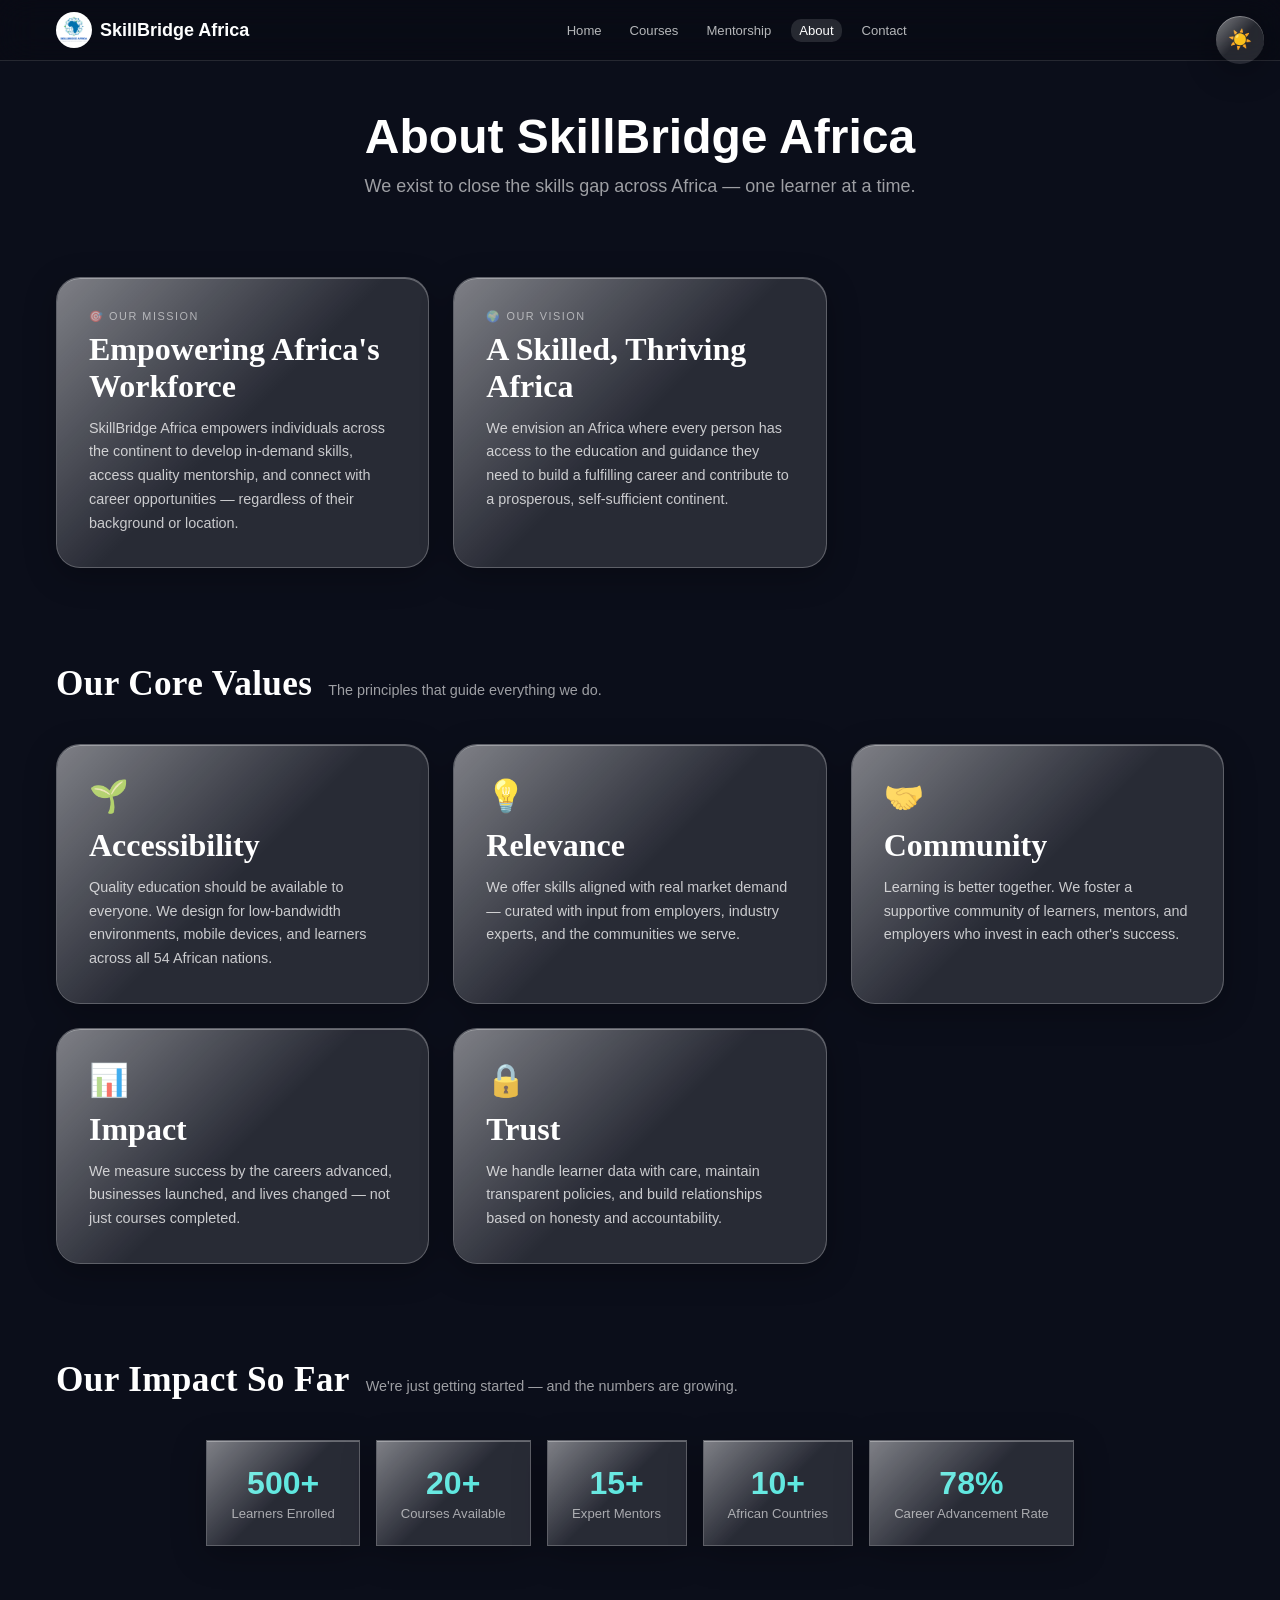
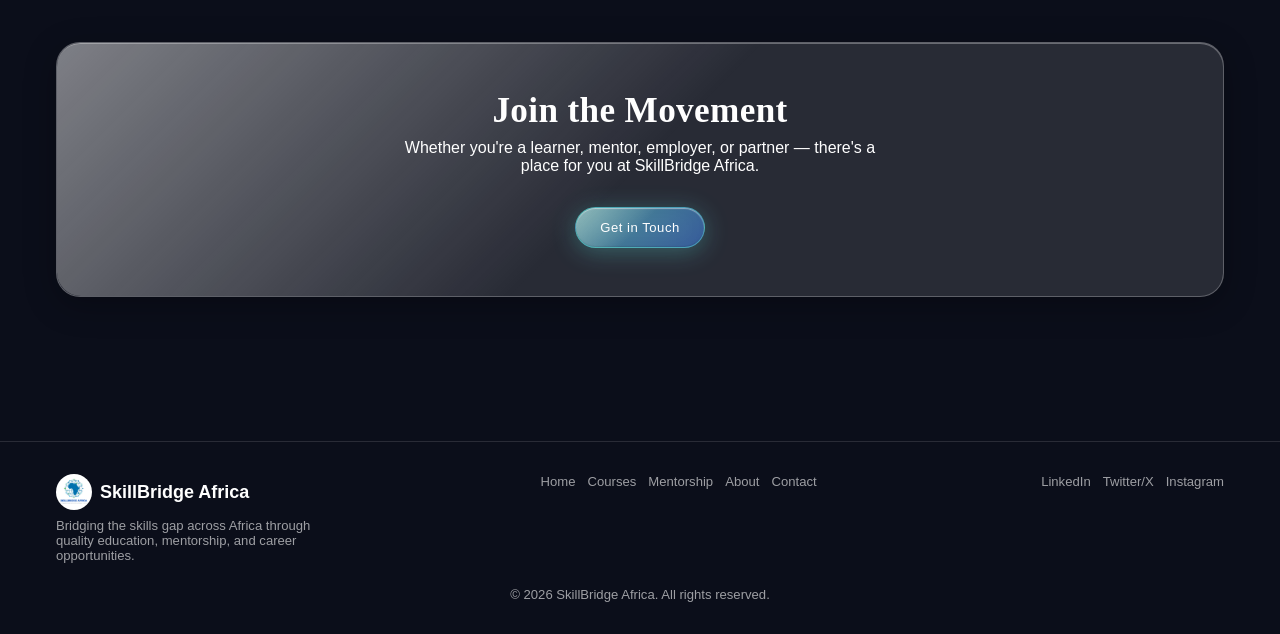
<file: pages/about.html>
<!DOCTYPE html>
<html lang="en" data-theme="dark">
<head>
  <meta charset="UTF-8">
  <meta name="viewport" content="width=device-width, initial-scale=1.0">
  <title>About — SkillBridge Africa</title>
  <link rel="stylesheet" href="../pure-css-glassmorphism-liquid-glass-ui-kit/src/style.css">
  <link rel="stylesheet" href="../assets/site.css">
</head>
<body>

  <header class="site-header">
    <nav class="site-nav site-container" aria-label="Main navigation">
      <a href="index.html" class="site-nav__logo">
        <img src="../assets/images/skill-bridge-logo.jpeg" alt="SkillBridge Africa logo">
        SkillBridge Africa
      </a>
      <button class="site-nav__toggle" aria-controls="main-nav" aria-expanded="false" aria-label="Toggle navigation">☰</button>
      <ul class="site-nav__links" id="main-nav" role="list">
        <li><a href="index.html">Home</a></li>
        <li><a href="courses.html">Courses</a></li>
        <li><a href="mentorship.html">Mentorship</a></li>
        <li><a href="about.html" aria-current="page">About</a></li>
        <li><a href="contact.html">Contact</a></li>
      </ul>
      <div class="site-nav__actions">
        <button class="glass glass-btn theme-toggle-btn" id="theme-toggle" aria-label="Toggle colour scheme">
          <span class="icon-dark" aria-hidden="true">☀️</span>
          <span class="icon-light" aria-hidden="true">🌙</span>
        </button>
      </div>
    </nav>
  </header>

  <main id="main-content">
    <div class="site-container">

      <!-- Page Header -->
      <div class="page-header">
        <h1 class="page-header__title">About SkillBridge Africa</h1>
        <p class="page-header__sub">We exist to close the skills gap across Africa — one learner at a time.</p>
      </div>

      <!-- Mission & Vision -->
      <section class="section" aria-labelledby="mission-title">
        <div class="card-grid" style="grid-template-columns:repeat(auto-fill,minmax(300px,1fr));">
          <div class="glass glass-card">
            <div class="glass-card__label">🎯 Our Mission</div>
            <h2 class="glass-card__title" id="mission-title">Empowering Africa's Workforce</h2>
            <p class="glass-card__body">SkillBridge Africa empowers individuals across the continent to develop in-demand skills, access quality mentorship, and connect with career opportunities — regardless of their background or location.</p>
          </div>
          <div class="glass glass-card">
            <div class="glass-card__label">🌍 Our Vision</div>
            <h2 class="glass-card__title">A Skilled, Thriving Africa</h2>
            <p class="glass-card__body">We envision an Africa where every person has access to the education and guidance they need to build a fulfilling career and contribute to a prosperous, self-sufficient continent.</p>
          </div>
        </div>
      </section>

      <!-- Core Values -->
      <section class="section" aria-labelledby="values-title">
        <div class="section__header">
          <h2 class="section__title" id="values-title">Our Core Values</h2>
          <p class="section__sub">The principles that guide everything we do.</p>
        </div>
        <div class="card-grid">
          <div class="glass glass-card">
            <div style="font-size:2rem;margin-bottom:.75rem;" aria-hidden="true">🌱</div>
            <h3 class="glass-card__title">Accessibility</h3>
            <p class="glass-card__body">Quality education should be available to everyone. We design for low-bandwidth environments, mobile devices, and learners across all 54 African nations.</p>
          </div>
          <div class="glass glass-card">
            <div style="font-size:2rem;margin-bottom:.75rem;" aria-hidden="true">💡</div>
            <h3 class="glass-card__title">Relevance</h3>
            <p class="glass-card__body">We offer skills aligned with real market demand — curated with input from employers, industry experts, and the communities we serve.</p>
          </div>
          <div class="glass glass-card">
            <div style="font-size:2rem;margin-bottom:.75rem;" aria-hidden="true">🤝</div>
            <h3 class="glass-card__title">Community</h3>
            <p class="glass-card__body">Learning is better together. We foster a supportive community of learners, mentors, and employers who invest in each other's success.</p>
          </div>
          <div class="glass glass-card">
            <div style="font-size:2rem;margin-bottom:.75rem;" aria-hidden="true">📊</div>
            <h3 class="glass-card__title">Impact</h3>
            <p class="glass-card__body">We measure success by the careers advanced, businesses launched, and lives changed — not just courses completed.</p>
          </div>
          <div class="glass glass-card">
            <div style="font-size:2rem;margin-bottom:.75rem;" aria-hidden="true">🔒</div>
            <h3 class="glass-card__title">Trust</h3>
            <p class="glass-card__body">We handle learner data with care, maintain transparent policies, and build relationships based on honesty and accountability.</p>
          </div>
        </div>
      </section>

      <!-- Impact / Stats -->
      <section class="section" aria-labelledby="impact-title">
        <div class="section__header">
          <h2 class="section__title" id="impact-title">Our Impact So Far</h2>
          <p class="section__sub">We're just getting started — and the numbers are growing.</p>
        </div>
        <div class="stats-row">
          <div class="glass stat-card">
            <div class="stat-card__num">500+</div>
            <div class="stat-card__label">Learners Enrolled</div>
          </div>
          <div class="glass stat-card">
            <div class="stat-card__num">20+</div>
            <div class="stat-card__label">Courses Available</div>
          </div>
          <div class="glass stat-card">
            <div class="stat-card__num">15+</div>
            <div class="stat-card__label">Expert Mentors</div>
          </div>
          <div class="glass stat-card">
            <div class="stat-card__num">10+</div>
            <div class="stat-card__label">African Countries</div>
          </div>
          <div class="glass stat-card">
            <div class="stat-card__num">78%</div>
            <div class="stat-card__label">Career Advancement Rate</div>
          </div>
        </div>
      </section>

      <!-- CTA -->
      <section class="section" aria-labelledby="about-cta-title">
        <div class="glass glass-card" style="text-align:center;padding:3rem 2rem;">
          <h2 class="section__title" id="about-cta-title">Join the Movement</h2>
          <p style="color:var(--text-secondary);max-width:480px;margin-inline:auto;margin-bottom:2rem;">Whether you're a learner, mentor, employer, or partner — there's a place for you at SkillBridge Africa.</p>
          <a href="contact.html" class="glass glass-btn glass-btn--primary">Get in Touch</a>
        </div>
      </section>

    </div>
  </main>

  <footer class="site-footer">
    <div class="site-container">
      <div class="site-footer__inner">
        <div class="site-footer__brand">
          <a href="index.html" class="site-nav__logo">
            <img src="../assets/images/skill-bridge-logo.jpeg" alt="">
            SkillBridge Africa
          </a>
          <p>Bridging the skills gap across Africa through quality education, mentorship, and career opportunities.</p>
        </div>
        <ul class="site-footer__links" role="list">
          <li><a href="index.html">Home</a></li>
          <li><a href="courses.html">Courses</a></li>
          <li><a href="mentorship.html">Mentorship</a></li>
          <li><a href="about.html">About</a></li>
          <li><a href="contact.html">Contact</a></li>
        </ul>
        <ul class="site-footer__links" role="list" aria-label="Social media">
          <li><a href="#" aria-label="LinkedIn">LinkedIn</a></li>
          <li><a href="#" aria-label="Twitter/X">Twitter/X</a></li>
          <li><a href="#" aria-label="Instagram">Instagram</a></li>
        </ul>
      </div>
      <p class="site-footer__copy">© 2026 SkillBridge Africa. All rights reserved.</p>
    </div>
  </footer>

  <script src="../pure-css-glassmorphism-liquid-glass-ui-kit/src/script.js" defer></script>
  <script>
    document.querySelector('.site-nav__toggle')?.addEventListener('click', function() {
      const nav = document.getElementById('main-nav');
      this.setAttribute('aria-expanded', nav.classList.toggle('is-open'));
    });
  </script>
</body>
</html>
</file>
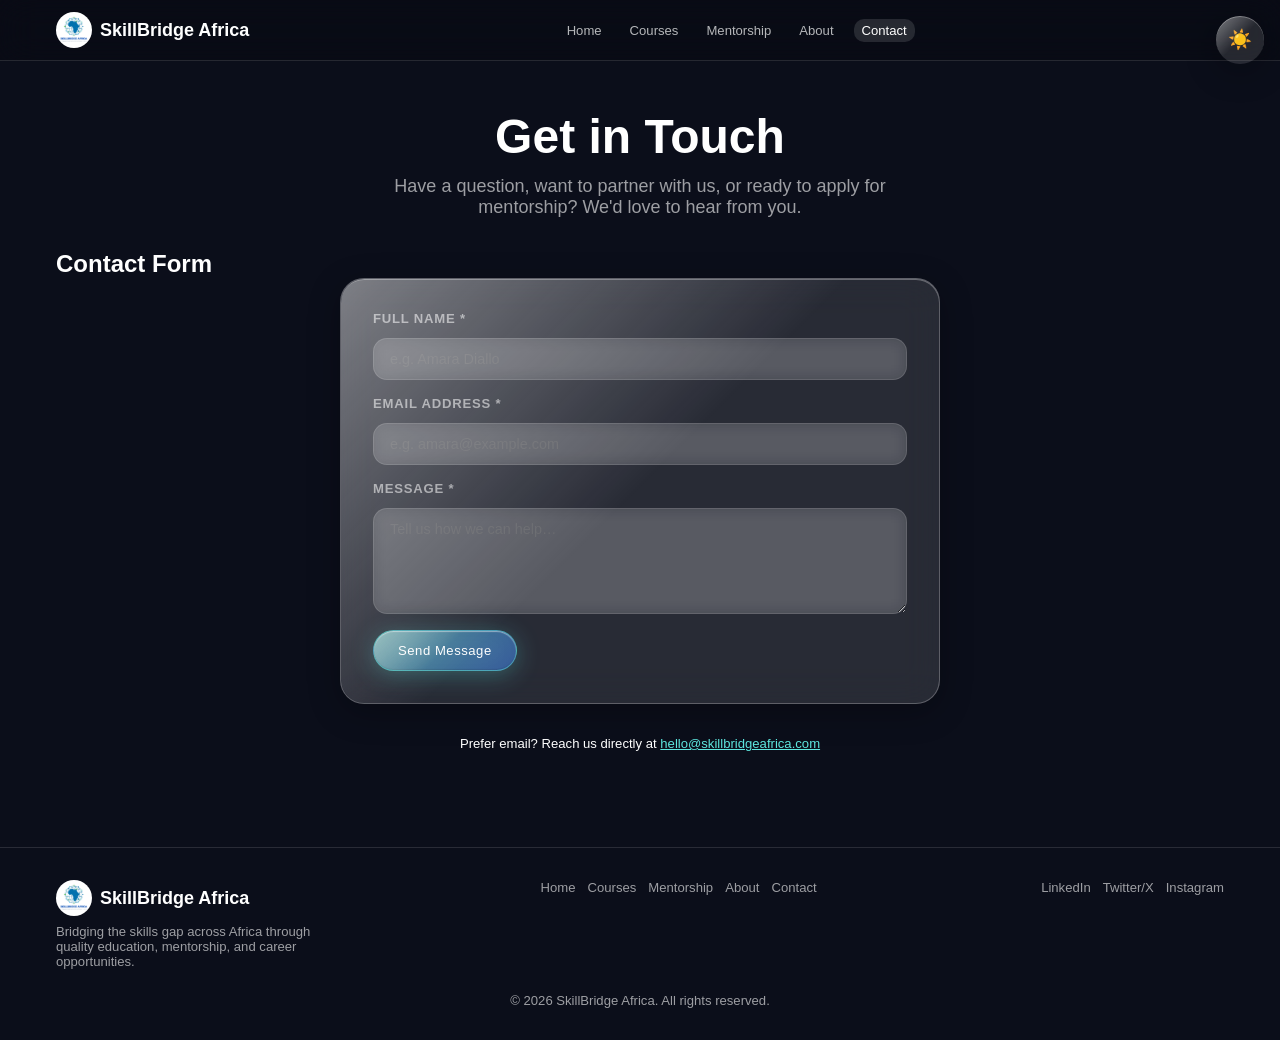
<file: pages/contact.html>
<!DOCTYPE html>
<html lang="en" data-theme="dark">
<head>
  <meta charset="UTF-8">
  <meta name="viewport" content="width=device-width, initial-scale=1.0">
  <title>Contact — SkillBridge Africa</title>
  <link rel="stylesheet" href="../pure-css-glassmorphism-liquid-glass-ui-kit/src/style.css">
  <link rel="stylesheet" href="../assets/site.css">
</head>
<body>

  <header class="site-header">
    <nav class="site-nav site-container" aria-label="Main navigation">
      <a href="index.html" class="site-nav__logo">
        <img src="../assets/images/skill-bridge-logo.jpeg" alt="SkillBridge Africa logo">
        SkillBridge Africa
      </a>
      <button class="site-nav__toggle" aria-controls="main-nav" aria-expanded="false" aria-label="Toggle navigation">☰</button>
      <ul class="site-nav__links" id="main-nav" role="list">
        <li><a href="index.html">Home</a></li>
        <li><a href="courses.html">Courses</a></li>
        <li><a href="mentorship.html">Mentorship</a></li>
        <li><a href="about.html">About</a></li>
        <li><a href="contact.html" aria-current="page">Contact</a></li>
      </ul>
      <div class="site-nav__actions">
        <button class="glass glass-btn theme-toggle-btn" id="theme-toggle" aria-label="Toggle colour scheme">
          <span class="icon-dark" aria-hidden="true">☀️</span>
          <span class="icon-light" aria-hidden="true">🌙</span>
        </button>
      </div>
    </nav>
  </header>

  <main id="main-content">
    <div class="site-container">

      <div class="page-header">
        <h1 class="page-header__title">Get in Touch</h1>
        <p class="page-header__sub">Have a question, want to partner with us, or ready to apply for mentorship? We'd love to hear from you.</p>
      </div>

      <section aria-labelledby="form-title">
        <h2 class="glass-sr-only" id="form-title">Contact Form</h2>

        <!-- Success message (shown after submission) -->
        <div class="glass glass-card form-success" id="form-success" role="alert" aria-live="polite">
          <div style="font-size:3rem;margin-bottom:1rem;" aria-hidden="true">✅</div>
          <h3 style="margin-bottom:.5rem;">Message Sent!</h3>
          <p style="color:var(--text-secondary);">Thank you for reaching out. We'll get back to you within 2 business days.</p>
        </div>

        <form
          class="glass glass-card contact-form"
          id="contact-form"
          action="https://formspree.io/f/{YOUR_FORM_ID}"
          method="POST"
          novalidate
        >
          <div class="form-field" id="field-name">
            <label for="name">Full Name <span aria-hidden="true">*</span></label>
            <input
              class="glass-input"
              type="text"
              id="name"
              name="name"
              autocomplete="name"
              required
              aria-required="true"
              aria-describedby="name-error"
              placeholder="e.g. Amara Diallo"
            >
            <span class="form-field__error" id="name-error" role="alert">Please enter your full name.</span>
          </div>

          <div class="form-field" id="field-email">
            <label for="email">Email Address <span aria-hidden="true">*</span></label>
            <input
              class="glass-input"
              type="email"
              id="email"
              name="email"
              autocomplete="email"
              required
              aria-required="true"
              aria-describedby="email-error"
              placeholder="e.g. amara@example.com"
            >
            <span class="form-field__error" id="email-error" role="alert">Please enter a valid email address.</span>
          </div>

          <div class="form-field" id="field-message">
            <label for="message">Message <span aria-hidden="true">*</span></label>
            <textarea
              class="glass-input"
              id="message"
              name="message"
              rows="5"
              required
              aria-required="true"
              aria-describedby="message-error"
              placeholder="Tell us how we can help…"
              style="resize:vertical;"
            ></textarea>
            <span class="form-field__error" id="message-error" role="alert">Please enter your message.</span>
          </div>

          <button type="submit" class="glass glass-btn glass-btn--primary" style="align-self:flex-start;">
            Send Message
          </button>
        </form>

        <!-- Alternative contact -->
        <div style="text-align:center;margin-top:2rem;color:var(--text-secondary);font-size:var(--text-sm);">
          <p>Prefer email? Reach us directly at <a href="mailto:hello@skillbridgeafrica.com" style="color:var(--accent-aqua);">hello@skillbridgeafrica.com</a></p>
        </div>
      </section>

    </div>
  </main>

  <footer class="site-footer">
    <div class="site-container">
      <div class="site-footer__inner">
        <div class="site-footer__brand">
          <a href="index.html" class="site-nav__logo">
            <img src="../assets/images/skill-bridge-logo.jpeg" alt="">
            SkillBridge Africa
          </a>
          <p>Bridging the skills gap across Africa through quality education, mentorship, and career opportunities.</p>
        </div>
        <ul class="site-footer__links" role="list">
          <li><a href="index.html">Home</a></li>
          <li><a href="courses.html">Courses</a></li>
          <li><a href="mentorship.html">Mentorship</a></li>
          <li><a href="about.html">About</a></li>
          <li><a href="contact.html">Contact</a></li>
        </ul>
        <ul class="site-footer__links" role="list" aria-label="Social media">
          <li><a href="#" aria-label="LinkedIn">LinkedIn</a></li>
          <li><a href="#" aria-label="Twitter/X">Twitter/X</a></li>
          <li><a href="#" aria-label="Instagram">Instagram</a></li>
        </ul>
      </div>
      <p class="site-footer__copy">© 2026 SkillBridge Africa. All rights reserved.</p>
    </div>
  </footer>

  <script src="../pure-css-glassmorphism-liquid-glass-ui-kit/src/script.js" defer></script>
  <script>
    // Mobile nav
    document.querySelector('.site-nav__toggle')?.addEventListener('click', function() {
      const nav = document.getElementById('main-nav');
      this.setAttribute('aria-expanded', nav.classList.toggle('is-open'));
    });

    // Form validation + success handling
    const form = document.getElementById('contact-form');
    const success = document.getElementById('form-success');

    function validateField(input) {
      const field = input.closest('.form-field');
      const valid = input.checkValidity();
      field.classList.toggle('form-field--invalid', !valid);
      return valid;
    }

    form?.querySelectorAll('input, textarea').forEach(input => {
      input.addEventListener('blur', () => validateField(input));
    });

    form?.addEventListener('submit', function(e) {
      let valid = true;
      this.querySelectorAll('input, textarea').forEach(input => {
        if (!validateField(input)) valid = false;
      });
      if (!valid) { e.preventDefault(); return; }

      // Show success if Formspree redirects back (or handle via fetch for SPA-style)
      // For standard POST redirect, Formspree handles the thank-you page.
      // Uncomment below for fetch-based submission without page reload:
      /*
      e.preventDefault();
      fetch(this.action, { method: 'POST', body: new FormData(this), headers: { Accept: 'application/json' } })
        .then(r => { if (r.ok) { form.style.display = 'none'; success.classList.add('is-visible'); } });
      */
    });
  </script>
</body>
</html>
</file>
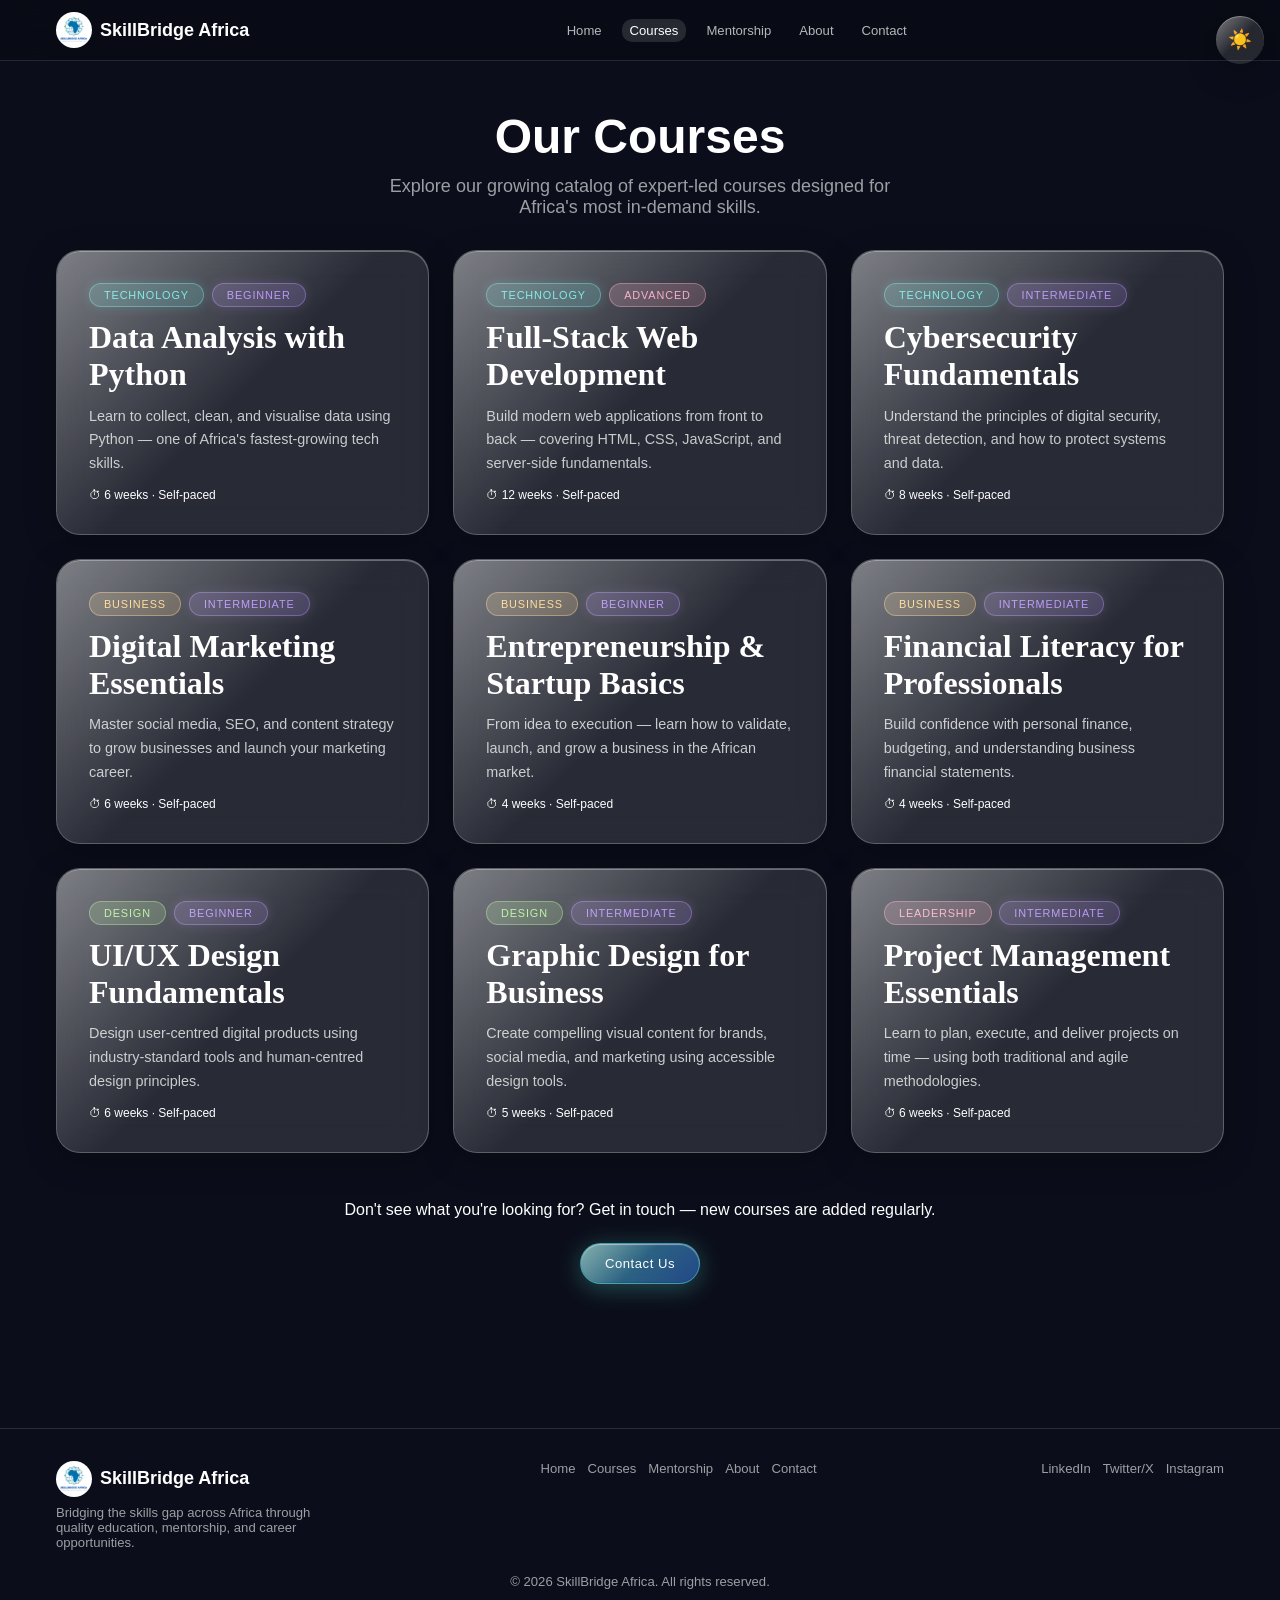
<file: pages/courses.html>
<!DOCTYPE html>
<html lang="en" data-theme="dark">
<head>
  <meta charset="UTF-8">
  <meta name="viewport" content="width=device-width, initial-scale=1.0">
  <title>Courses — SkillBridge Africa</title>
  <link rel="stylesheet" href="../pure-css-glassmorphism-liquid-glass-ui-kit/src/style.css">
  <link rel="stylesheet" href="../assets/site.css">
</head>
<body>

  <header class="site-header">
    <nav class="site-nav site-container" aria-label="Main navigation">
      <a href="index.html" class="site-nav__logo">
        <img src="../assets/images/skill-bridge-logo.jpeg" alt="SkillBridge Africa logo">
        SkillBridge Africa
      </a>
      <button class="site-nav__toggle" aria-controls="main-nav" aria-expanded="false" aria-label="Toggle navigation">☰</button>
      <ul class="site-nav__links" id="main-nav" role="list">
        <li><a href="index.html">Home</a></li>
        <li><a href="courses.html" aria-current="page">Courses</a></li>
        <li><a href="mentorship.html">Mentorship</a></li>
        <li><a href="about.html">About</a></li>
        <li><a href="contact.html">Contact</a></li>
      </ul>
      <div class="site-nav__actions">
        <button class="glass glass-btn theme-toggle-btn" id="theme-toggle" aria-label="Toggle colour scheme">
          <span class="icon-dark" aria-hidden="true">☀️</span>
          <span class="icon-light" aria-hidden="true">🌙</span>
        </button>
      </div>
    </nav>
  </header>

  <main id="main-content">
    <div class="site-container">

      <div class="page-header">
        <h1 class="page-header__title">Our Courses</h1>
        <p class="page-header__sub">Explore our growing catalog of expert-led courses designed for Africa's most in-demand skills.</p>
      </div>

      <section aria-label="Course catalog">
        <div class="card-grid">

          <!-- Technology -->
          <article class="glass glass-card">
            <div style="display:flex;gap:.5rem;margin-bottom:.75rem;flex-wrap:wrap;">
              <span class="glass-badge glass-badge--aqua">Technology</span>
              <span class="glass-badge glass-badge--violet">Beginner</span>
            </div>
            <h2 class="glass-card__title">Data Analysis with Python</h2>
            <p class="glass-card__body">Learn to collect, clean, and visualise data using Python — one of Africa's fastest-growing tech skills.</p>
            <p style="font-size:var(--text-xs);color:var(--text-secondary);margin-top:.75rem;">⏱ 6 weeks · Self-paced</p>
          </article>

          <article class="glass glass-card">
            <div style="display:flex;gap:.5rem;margin-bottom:.75rem;flex-wrap:wrap;">
              <span class="glass-badge glass-badge--aqua">Technology</span>
              <span class="glass-badge glass-badge--rose">Advanced</span>
            </div>
            <h2 class="glass-card__title">Full-Stack Web Development</h2>
            <p class="glass-card__body">Build modern web applications from front to back — covering HTML, CSS, JavaScript, and server-side fundamentals.</p>
            <p style="font-size:var(--text-xs);color:var(--text-secondary);margin-top:.75rem;">⏱ 12 weeks · Self-paced</p>
          </article>

          <article class="glass glass-card">
            <div style="display:flex;gap:.5rem;margin-bottom:.75rem;flex-wrap:wrap;">
              <span class="glass-badge glass-badge--aqua">Technology</span>
              <span class="glass-badge glass-badge--violet">Intermediate</span>
            </div>
            <h2 class="glass-card__title">Cybersecurity Fundamentals</h2>
            <p class="glass-card__body">Understand the principles of digital security, threat detection, and how to protect systems and data.</p>
            <p style="font-size:var(--text-xs);color:var(--text-secondary);margin-top:.75rem;">⏱ 8 weeks · Self-paced</p>
          </article>

          <!-- Business -->
          <article class="glass glass-card">
            <div style="display:flex;gap:.5rem;margin-bottom:.75rem;flex-wrap:wrap;">
              <span class="glass-badge glass-badge--amber">Business</span>
              <span class="glass-badge glass-badge--violet">Intermediate</span>
            </div>
            <h2 class="glass-card__title">Digital Marketing Essentials</h2>
            <p class="glass-card__body">Master social media, SEO, and content strategy to grow businesses and launch your marketing career.</p>
            <p style="font-size:var(--text-xs);color:var(--text-secondary);margin-top:.75rem;">⏱ 6 weeks · Self-paced</p>
          </article>

          <article class="glass glass-card">
            <div style="display:flex;gap:.5rem;margin-bottom:.75rem;flex-wrap:wrap;">
              <span class="glass-badge glass-badge--amber">Business</span>
              <span class="glass-badge glass-badge--violet">Beginner</span>
            </div>
            <h2 class="glass-card__title">Entrepreneurship & Startup Basics</h2>
            <p class="glass-card__body">From idea to execution — learn how to validate, launch, and grow a business in the African market.</p>
            <p style="font-size:var(--text-xs);color:var(--text-secondary);margin-top:.75rem;">⏱ 4 weeks · Self-paced</p>
          </article>

          <article class="glass glass-card">
            <div style="display:flex;gap:.5rem;margin-bottom:.75rem;flex-wrap:wrap;">
              <span class="glass-badge glass-badge--amber">Business</span>
              <span class="glass-badge glass-badge--violet">Intermediate</span>
            </div>
            <h2 class="glass-card__title">Financial Literacy for Professionals</h2>
            <p class="glass-card__body">Build confidence with personal finance, budgeting, and understanding business financial statements.</p>
            <p style="font-size:var(--text-xs);color:var(--text-secondary);margin-top:.75rem;">⏱ 4 weeks · Self-paced</p>
          </article>

          <!-- Design -->
          <article class="glass glass-card">
            <div style="display:flex;gap:.5rem;margin-bottom:.75rem;flex-wrap:wrap;">
              <span class="glass-badge glass-badge--lime">Design</span>
              <span class="glass-badge glass-badge--violet">Beginner</span>
            </div>
            <h2 class="glass-card__title">UI/UX Design Fundamentals</h2>
            <p class="glass-card__body">Design user-centred digital products using industry-standard tools and human-centred design principles.</p>
            <p style="font-size:var(--text-xs);color:var(--text-secondary);margin-top:.75rem;">⏱ 6 weeks · Self-paced</p>
          </article>

          <article class="glass glass-card">
            <div style="display:flex;gap:.5rem;margin-bottom:.75rem;flex-wrap:wrap;">
              <span class="glass-badge glass-badge--lime">Design</span>
              <span class="glass-badge glass-badge--violet">Intermediate</span>
            </div>
            <h2 class="glass-card__title">Graphic Design for Business</h2>
            <p class="glass-card__body">Create compelling visual content for brands, social media, and marketing using accessible design tools.</p>
            <p style="font-size:var(--text-xs);color:var(--text-secondary);margin-top:.75rem;">⏱ 5 weeks · Self-paced</p>
          </article>

          <!-- Leadership -->
          <article class="glass glass-card">
            <div style="display:flex;gap:.5rem;margin-bottom:.75rem;flex-wrap:wrap;">
              <span class="glass-badge glass-badge--rose">Leadership</span>
              <span class="glass-badge glass-badge--violet">Intermediate</span>
            </div>
            <h2 class="glass-card__title">Project Management Essentials</h2>
            <p class="glass-card__body">Learn to plan, execute, and deliver projects on time — using both traditional and agile methodologies.</p>
            <p style="font-size:var(--text-xs);color:var(--text-secondary);margin-top:.75rem;">⏱ 6 weeks · Self-paced</p>
          </article>

        </div>
      </section>

      <!-- CTA -->
      <div style="text-align:center;padding-block:3rem;">
        <p style="color:var(--text-secondary);margin-bottom:1.5rem;">Don't see what you're looking for? Get in touch — new courses are added regularly.</p>
        <a href="contact.html" class="glass glass-btn glass-btn--primary">Contact Us</a>
      </div>

    </div>
  </main>

  <footer class="site-footer">
    <div class="site-container">
      <div class="site-footer__inner">
        <div class="site-footer__brand">
          <a href="index.html" class="site-nav__logo">
            <img src="../assets/images/skill-bridge-logo.jpeg" alt="">
            SkillBridge Africa
          </a>
          <p>Bridging the skills gap across Africa through quality education, mentorship, and career opportunities.</p>
        </div>
        <ul class="site-footer__links" role="list">
          <li><a href="index.html">Home</a></li>
          <li><a href="courses.html">Courses</a></li>
          <li><a href="mentorship.html">Mentorship</a></li>
          <li><a href="about.html">About</a></li>
          <li><a href="contact.html">Contact</a></li>
        </ul>
        <ul class="site-footer__links" role="list" aria-label="Social media">
          <li><a href="#" aria-label="LinkedIn">LinkedIn</a></li>
          <li><a href="#" aria-label="Twitter/X">Twitter/X</a></li>
          <li><a href="#" aria-label="Instagram">Instagram</a></li>
        </ul>
      </div>
      <p class="site-footer__copy">© 2026 SkillBridge Africa. All rights reserved.</p>
    </div>
  </footer>

  <script src="../pure-css-glassmorphism-liquid-glass-ui-kit/src/script.js" defer></script>
  <script>
    document.querySelector('.site-nav__toggle')?.addEventListener('click', function() {
      const nav = document.getElementById('main-nav');
      this.setAttribute('aria-expanded', nav.classList.toggle('is-open'));
    });
  </script>
</body>
</html>
</file>
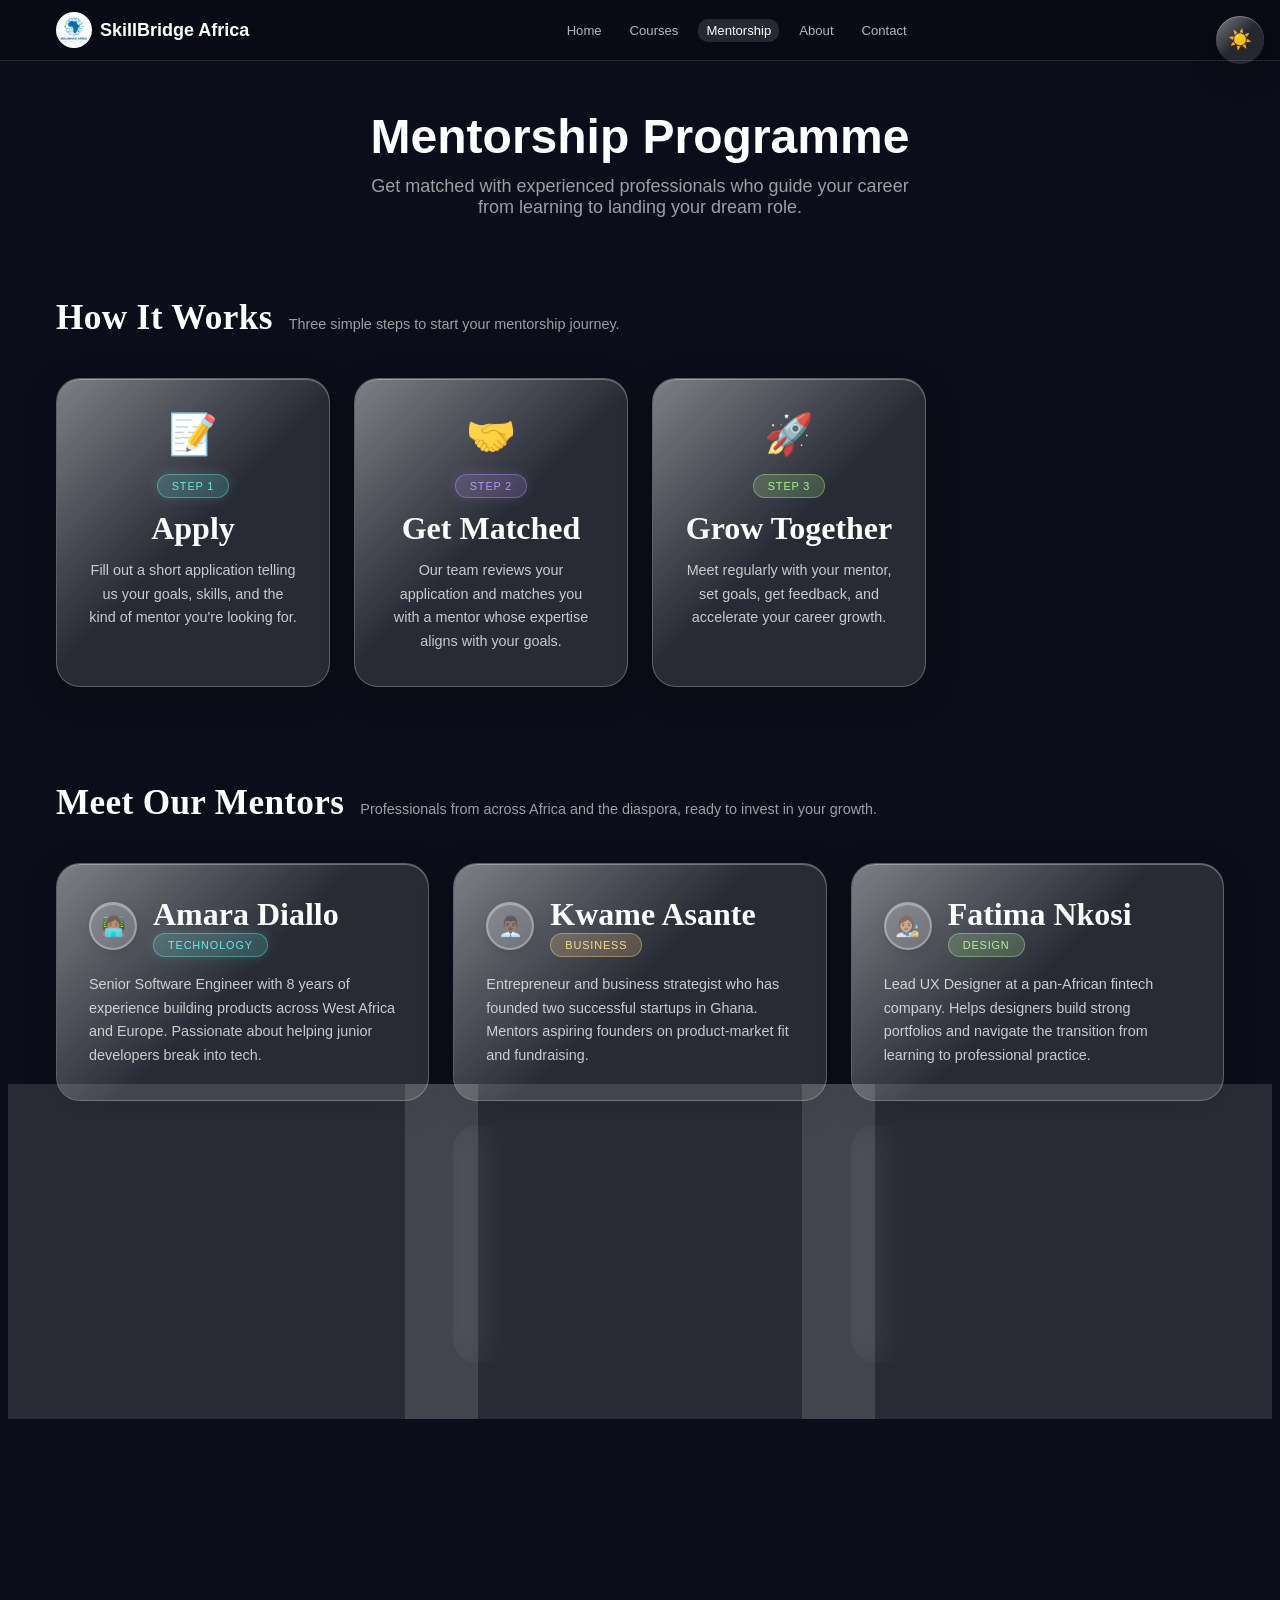
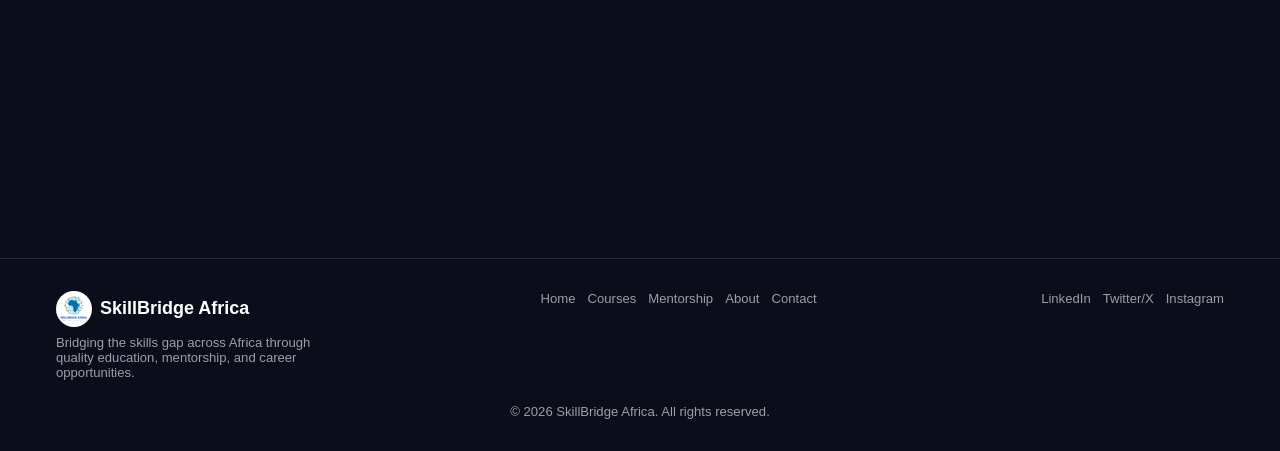
<file: pages/mentorship.html>
<!DOCTYPE html>
<html lang="en" data-theme="dark">
<head>
  <meta charset="UTF-8">
  <meta name="viewport" content="width=device-width, initial-scale=1.0">
  <title>Mentorship — SkillBridge Africa</title>
  <link rel="stylesheet" href="../pure-css-glassmorphism-liquid-glass-ui-kit/src/style.css">
  <link rel="stylesheet" href="../assets/site.css">
</head>
<body>

  <header class="site-header">
    <nav class="site-nav site-container" aria-label="Main navigation">
      <a href="index.html" class="site-nav__logo">
        <img src="../assets/images/skill-bridge-logo.jpeg" alt="SkillBridge Africa logo">
        SkillBridge Africa
      </a>
      <button class="site-nav__toggle" aria-controls="main-nav" aria-expanded="false" aria-label="Toggle navigation">☰</button>
      <ul class="site-nav__links" id="main-nav" role="list">
        <li><a href="index.html">Home</a></li>
        <li><a href="courses.html">Courses</a></li>
        <li><a href="mentorship.html" aria-current="page">Mentorship</a></li>
        <li><a href="about.html">About</a></li>
        <li><a href="contact.html">Contact</a></li>
      </ul>
      <div class="site-nav__actions">
        <button class="glass glass-btn theme-toggle-btn" id="theme-toggle" aria-label="Toggle colour scheme">
          <span class="icon-dark" aria-hidden="true">☀️</span>
          <span class="icon-light" aria-hidden="true">🌙</span>
        </button>
      </div>
    </nav>
  </header>

  <main id="main-content">
    <div class="site-container">

      <!-- Page Header -->
      <div class="page-header">
        <h1 class="page-header__title">Mentorship Programme</h1>
        <p class="page-header__sub">Get matched with experienced professionals who guide your career from learning to landing your dream role.</p>
      </div>

      <!-- How It Works -->
      <section class="section" aria-labelledby="how-title">
        <div class="section__header">
          <h2 class="section__title" id="how-title">How It Works</h2>
          <p class="section__sub">Three simple steps to start your mentorship journey.</p>
        </div>
        <div class="card-grid" style="grid-template-columns:repeat(auto-fill,minmax(240px,1fr));">
          <div class="glass glass-card" style="text-align:center;">
            <div style="font-size:2.5rem;margin-bottom:1rem;" aria-hidden="true">📝</div>
            <div class="glass-badge glass-badge--aqua" style="margin-bottom:.75rem;">Step 1</div>
            <h3 class="glass-card__title">Apply</h3>
            <p class="glass-card__body">Fill out a short application telling us your goals, skills, and the kind of mentor you're looking for.</p>
          </div>
          <div class="glass glass-card" style="text-align:center;">
            <div style="font-size:2.5rem;margin-bottom:1rem;" aria-hidden="true">🤝</div>
            <div class="glass-badge glass-badge--violet" style="margin-bottom:.75rem;">Step 2</div>
            <h3 class="glass-card__title">Get Matched</h3>
            <p class="glass-card__body">Our team reviews your application and matches you with a mentor whose expertise aligns with your goals.</p>
          </div>
          <div class="glass glass-card" style="text-align:center;">
            <div style="font-size:2.5rem;margin-bottom:1rem;" aria-hidden="true">🚀</div>
            <div class="glass-badge glass-badge--lime" style="margin-bottom:.75rem;">Step 3</div>
            <h3 class="glass-card__title">Grow Together</h3>
            <p class="glass-card__body">Meet regularly with your mentor, set goals, get feedback, and accelerate your career growth.</p>
          </div>
        </div>
      </section>

      <!-- Mentor Profiles -->
      <section class="section" aria-labelledby="mentors-title">
        <div class="section__header">
          <h2 class="section__title" id="mentors-title">Meet Our Mentors</h2>
          <p class="section__sub">Professionals from across Africa and the diaspora, ready to invest in your growth.</p>
        </div>
        <div class="card-grid">

          <article class="glass glass-card">
            <div style="display:flex;align-items:center;gap:1rem;margin-bottom:1rem;">
              <div class="glass-avatar" aria-hidden="true" style="width:48px;height:48px;border-radius:50%;background:var(--glass-white-md);display:flex;align-items:center;justify-content:center;font-size:1.25rem;">👩🏾‍💻</div>
              <div>
                <h3 class="glass-card__title" style="margin:0;">Amara Diallo</h3>
                <span class="glass-badge glass-badge--aqua">Technology</span>
              </div>
            </div>
            <p class="glass-card__body">Senior Software Engineer with 8 years of experience building products across West Africa and Europe. Passionate about helping junior developers break into tech.</p>
          </article>

          <article class="glass glass-card">
            <div style="display:flex;align-items:center;gap:1rem;margin-bottom:1rem;">
              <div class="glass-avatar" aria-hidden="true" style="width:48px;height:48px;border-radius:50%;background:var(--glass-white-md);display:flex;align-items:center;justify-content:center;font-size:1.25rem;">👨🏿‍💼</div>
              <div>
                <h3 class="glass-card__title" style="margin:0;">Kwame Asante</h3>
                <span class="glass-badge glass-badge--amber">Business</span>
              </div>
            </div>
            <p class="glass-card__body">Entrepreneur and business strategist who has founded two successful startups in Ghana. Mentors aspiring founders on product-market fit and fundraising.</p>
          </article>

          <article class="glass glass-card">
            <div style="display:flex;align-items:center;gap:1rem;margin-bottom:1rem;">
              <div class="glass-avatar" aria-hidden="true" style="width:48px;height:48px;border-radius:50%;background:var(--glass-white-md);display:flex;align-items:center;justify-content:center;font-size:1.25rem;">👩🏽‍🎨</div>
              <div>
                <h3 class="glass-card__title" style="margin:0;">Fatima Nkosi</h3>
                <span class="glass-badge glass-badge--lime">Design</span>
              </div>
            </div>
            <p class="glass-card__body">Lead UX Designer at a pan-African fintech company. Helps designers build strong portfolios and navigate the transition from learning to professional practice.</p>
          </article>

          <article class="glass glass-card">
            <div style="display:flex;align-items:center;gap:1rem;margin-bottom:1rem;">
              <div class="glass-avatar" aria-hidden="true" style="width:48px;height:48px;border-radius:50%;background:var(--glass-white-md);display:flex;align-items:center;justify-content:center;font-size:1.25rem;">👨🏾‍📊</div>
              <div>
                <h3 class="glass-card__title" style="margin:0;">Chidi Okafor</h3>
                <span class="glass-badge glass-badge--aqua">Data & Analytics</span>
              </div>
            </div>
            <p class="glass-card__body">Data Scientist with experience in financial services and healthcare across Nigeria and Kenya. Guides learners through data careers and technical interview preparation.</p>
          </article>

          <article class="glass glass-card">
            <div style="display:flex;align-items:center;gap:1rem;margin-bottom:1rem;">
              <div class="glass-avatar" aria-hidden="true" style="width:48px;height:48px;border-radius:50%;background:var(--glass-white-md);display:flex;align-items:center;justify-content:center;font-size:1.25rem;">👩🏿‍📣</div>
              <div>
                <h3 class="glass-card__title" style="margin:0;">Zara Mensah</h3>
                <span class="glass-badge glass-badge--rose">Marketing</span>
              </div>
            </div>
            <p class="glass-card__body">Digital marketing strategist who has grown brands across East and West Africa. Specialises in content strategy, community building, and personal branding.</p>
          </article>

          <article class="glass glass-card">
            <div style="display:flex;align-items:center;gap:1rem;margin-bottom:1rem;">
              <div class="glass-avatar" aria-hidden="true" style="width:48px;height:48px;border-radius:50%;background:var(--glass-white-md);display:flex;align-items:center;justify-content:center;font-size:1.25rem;">👨🏽‍🏫</div>
              <div>
                <h3 class="glass-card__title" style="margin:0;">Seun Adeyemi</h3>
                <span class="glass-badge glass-badge--violet">Leadership</span>
              </div>
            </div>
            <p class="glass-card__body">Programme manager and leadership coach with 10+ years developing talent in NGOs and corporate organisations across sub-Saharan Africa.</p>
          </article>

        </div>
      </section>

      <!-- Apply CTA -->
      <section class="section" aria-labelledby="apply-title">
        <div class="glass glass-card" style="text-align:center;padding:3rem 2rem;background:linear-gradient(135deg,rgba(94,231,223,.08),rgba(139,92,246,.08));">
          <h2 class="section__title" id="apply-title">Ready to Find Your Mentor?</h2>
          <p style="color:var(--text-secondary);max-width:480px;margin-inline:auto;margin-bottom:2rem;">Applications are open. Tell us about your goals and we'll match you with the right mentor within 5 business days.</p>
          <a href="contact.html" class="glass glass-btn glass-btn--primary">Apply Now</a>
        </div>
      </section>

    </div>
  </main>

  <footer class="site-footer">
    <div class="site-container">
      <div class="site-footer__inner">
        <div class="site-footer__brand">
          <a href="index.html" class="site-nav__logo">
            <img src="../assets/images/skill-bridge-logo.jpeg" alt="">
            SkillBridge Africa
          </a>
          <p>Bridging the skills gap across Africa through quality education, mentorship, and career opportunities.</p>
        </div>
        <ul class="site-footer__links" role="list">
          <li><a href="index.html">Home</a></li>
          <li><a href="courses.html">Courses</a></li>
          <li><a href="mentorship.html">Mentorship</a></li>
          <li><a href="about.html">About</a></li>
          <li><a href="contact.html">Contact</a></li>
        </ul>
        <ul class="site-footer__links" role="list" aria-label="Social media">
          <li><a href="#" aria-label="LinkedIn">LinkedIn</a></li>
          <li><a href="#" aria-label="Twitter/X">Twitter/X</a></li>
          <li><a href="#" aria-label="Instagram">Instagram</a></li>
        </ul>
      </div>
      <p class="site-footer__copy">© 2026 SkillBridge Africa. All rights reserved.</p>
    </div>
  </footer>

  <script src="../pure-css-glassmorphism-liquid-glass-ui-kit/src/script.js" defer></script>
  <script>
    document.querySelector('.site-nav__toggle')?.addEventListener('click', function() {
      const nav = document.getElementById('main-nav');
      this.setAttribute('aria-expanded', nav.classList.toggle('is-open'));
    });
  </script>
</body>
</html>
</file>
<file: pure-css-glassmorphism-liquid-glass-ui-kit/src/style.css>
/* ==========================================================================
       LIQUID GLASS UI KIT
       Following CSS Guidelines (cssguidelin.es) — BEM methodology,
       single responsibility, progressive enhancement.
       ==========================================================================

       TABLE OF CONTENTS
       -----------------
        1.  Custom Properties — Complete Design Token System
        2.  Reset & Base
        3.  Light Theme Tokens
        4.  @supports — Graceful Degradation
        5.  prefers-reduced-motion
        6.  Animated Background Scene
        7.  Glass Utility Classes
        8.  Focus Visible
        9.  Component: Card
       10.  Component: Button
       11.  Component: Badge & Tag
       12.  Component: Input
       13.  Component: Checkbox & Radio
       14.  Component: Switch
       15.  Component: Navigation
       16.  Component: Tabs + Panels
       17.  Component: Accordion
       18.  Component: Modal / Dialog
       19.  Component: Toast / Snackbar
       20.  Component: Tooltip
       21.  Component: Dropdown / Select
       22.  Component: Chip
       23.  Component: Avatar Group
       24.  Component: Breadcrumb
       25.  Component: Skeleton Loader
       26.  Component: Stepper
       27.  Component: Data Table
       28.  12 Liquid Glass Animations
       29.  Page Layout & Hero
       30.  Theme Toggle Button
       31.  Responsive
       ========================================================================== */

/* --------------------------------------------------------------------------
       1. CUSTOM PROPERTIES — Complete Design Token System
       -------------------------------------------------------------------------- */
:root {
  /* ── Glass surface tints ── */
  --glass-white: rgba(255, 255, 255, 0.12);
  --glass-white-md: rgba(255, 255, 255, 0.2);
  --glass-white-lg: rgba(255, 255, 255, 0.3);
  --glass-dark: rgba(0, 0, 0, 0.18);
  --glass-dark-md: rgba(0, 0, 0, 0.28);

  /* ── Borders ── */
  --glass-border: rgba(255, 255, 255, 0.25);
  --glass-border-subtle: rgba(255, 255, 255, 0.12);
  --glass-border-bright: rgba(255, 255, 255, 0.5);

  /* ── Blur values ── */
  --blur-sm: blur(8px);
  --blur-md: blur(18px);
  --blur-lg: blur(32px);
  --blur-xl: blur(60px);

  /* ── Shadows ── */
  --shadow-glass: 0 8px 32px rgba(0, 0, 0, 0.28),
    inset 0 1px 0 rgba(255, 255, 255, 0.3);
  --shadow-float: 0 20px 60px rgba(0, 0, 0, 0.4), 0 4px 16px rgba(0, 0, 0, 0.2);
  --shadow-glow: 0 0 40px rgba(120, 200, 255, 0.35);

  /* ── Reflections ── */
  --reflection-top: linear-gradient(
    135deg,
    rgba(255, 255, 255, 0.4) 0%,
    rgba(255, 255, 255, 0) 50%
  );
  --reflection-inner: inset 0 1px 1px rgba(255, 255, 255, 0.45),
    inset 0 -1px 1px rgba(0, 0, 0, 0.1);

  /* ── Colour palette ── */
  --accent-aqua: #5ee7df;
  --accent-violet: #b490f5;
  --accent-rose: #f7a8c4;
  --accent-amber: #ffd27f;
  --accent-lime: #a8f08a;

  /* ── Semantic surface / text ── */
  --color-bg: #0b0e1a;
  --color-surface: rgba(255, 255, 255, 0.04);
  --color-text: #ffffff;
  --color-text-muted: rgba(255, 255, 255, 0.55);
  --color-text-subtle: rgba(255, 255, 255, 0.35);

  /* ── Spacing scale ── */
  --space-2xs: 4px;
  --space-xs: 8px;
  --space-sm: 12px;
  --space-md: 16px;
  --space-lg: 24px;
  --space-xl: 32px;
  --space-2xl: 48px;
  --space-3xl: 64px;
  --space-4xl: 96px;

  /* ── Type scale ── */
  --text-2xs: 0.68rem;
  --text-xs: 0.75rem;
  --text-sm: 0.82rem;
  --text-md: 0.9rem;
  --text-base: 1rem;
  --text-lg: 1.125rem;
  --text-xl: 1.3rem;
  --text-2xl: 1.6rem;
  --text-3xl: 2rem;
  --text-4xl: 2.8rem;

  /* ── Radius scale ── */
  --radius-xs: 6px;
  --radius-sm: 10px;
  --radius-md: 14px;
  --radius-lg: 20px;
  --radius-xl: 24px;
  --radius-2xl: 32px;
  --radius-full: 9999px;

  /* ── Z-index scale ── */
  --z-base: 1;
  --z-raised: 10;
  --z-overlay: 100;
  --z-modal: 500;
  --z-toast: 800;
  --z-tooltip: 900;

  /* ── Easing tokens ── */
  --ease-glass: cubic-bezier(0.22, 0.68, 0, 1.2);
  --ease-liquid: cubic-bezier(0.34, 1.56, 0.64, 1);
  --ease-smooth: cubic-bezier(0.4, 0, 0.2, 1);
  --ease-out: cubic-bezier(0, 0, 0.2, 1);

  /* ── Duration tokens ── */
  --dur-fast: 180ms;
  --dur-mid: 360ms;
  --dur-slow: 600ms;

  /* ── Typography ── */
  --font-display: "Italiana", serif;
  --font-body: "DM Sans", sans-serif;
}

/* --------------------------------------------------------------------------
       3. LIGHT THEME TOKENS
       -------------------------------------------------------------------------- */
[data-theme="light"] {
  /* ── Surfaces ── */
  --glass-white: rgba(255, 255, 255, 0.62);
  --glass-white-md: rgba(255, 255, 255, 0.78);
  --glass-white-lg: rgba(255, 255, 255, 0.9);
  --glass-dark: rgba(0, 0, 0, 0.06);
  --glass-dark-md: rgba(15, 23, 42, 0.08);

  /* ── Borders — dark on light bg (white borders are invisible) ── */
  --glass-border: rgba(15, 23, 42, 0.14);
  --glass-border-subtle: rgba(15, 23, 42, 0.09);
  --glass-border-bright: rgba(15, 23, 42, 0.22);

  /* ── Shadows ── */
  --shadow-glass: 0 8px 32px rgba(0, 0, 0, 0.1),
    inset 0 1px 0 rgba(255, 255, 255, 0.9);
  --shadow-float: 0 20px 60px rgba(0, 0, 0, 0.16),
    0 4px 16px rgba(0, 0, 0, 0.08);

  /* ── Background ── */
  --color-bg: #e8f0fa;
  --color-surface: rgba(255, 255, 255, 0.55);
  --color-text: #0f172a;
  --color-text-muted: rgba(15, 23, 42, 0.58);
  --color-text-subtle: rgba(15, 23, 42, 0.38);

  /* ── Reflections ── */
  --reflection-top: linear-gradient(
    135deg,
    rgba(255, 255, 255, 0.65) 0%,
    rgba(255, 255, 255, 0) 50%
  );
  --reflection-inner: inset 0 1px 1px rgba(255, 255, 255, 0.95),
    inset 0 -1px 1px rgba(0, 0, 0, 0.04);

  /* ── Accent colours — darkened for WCAG AA on light backgrounds ── */
  --accent-aqua: #0891b2; /* cyan-600   — was #5ee7df */
  --accent-violet: #6d28d9; /* violet-700 — was #b490f5 */
  --accent-rose: #be185d; /* pink-700   — was #f7a8c4 */
  --accent-amber: #b45309; /* amber-700  — was #ffd27f */
  --accent-lime: #15803d; /* green-700  — was #a8f08a */
}

/* --------------------------------------------------------------------------
       4. @supports — Graceful Degradation
       When backdrop-filter is unsupported (older Firefox / Edge),
       fall back to a solid-ish semi-transparent surface.
       -------------------------------------------------------------------------- */
@supports not (backdrop-filter: blur(1px)) {
  .glass {
    background: rgba(20, 25, 45, 0.88) !important;
    border-color: rgba(255, 255, 255, 0.15) !important;
  }

  [data-theme="light"] .glass {
    background: rgba(255, 255, 255, 0.92) !important;
    border-color: rgba(15, 23, 42, 0.18) !important;
  }

  .glass-modal-backdrop {
    background: rgba(0, 0, 0, 0.7) !important;
  }
}

/* --------------------------------------------------------------------------
       5. prefers-reduced-motion — legal requirement in many markets
       -------------------------------------------------------------------------- */
@media (prefers-reduced-motion: reduce) {
  *,
  *::before,
  *::after {
    animation-duration: 0.01ms !important;
    animation-iteration-count: 1 !important;
    transition-duration: 0.01ms !important;
    scroll-behavior: auto !important;
  }

  .scene__blob {
    animation: none !important;
  }
  .hero__title,
  .hero__kicker,
  .hero__sub,
  .hero__cta,
  .stats,
  .section {
    animation: none !important;
    opacity: 1 !important;
    transform: none !important;
  }
}

/* --------------------------------------------------------------------------
       2. RESET & BASE
       -------------------------------------------------------------------------- */
*,
*::before,
*::after {
  box-sizing: border-box;
  margin: 0;
  padding: 0;
}

html {
  scroll-behavior: smooth;
  -webkit-font-smoothing: antialiased;
}

body {
  font-family: var(--font-body);
  font-weight: 300;
  color: var(--color-text);
  background: var(--color-bg);
  overflow-x: hidden;
  min-height: 100vh;
  transition: background var(--dur-mid) var(--ease-smooth),
    color var(--dur-mid) var(--ease-smooth);
}

/* --------------------------------------------------------------------------
       6. ANIMATED BACKGROUND SCENE
       -------------------------------------------------------------------------- */
.scene {
  position: fixed;
  inset: 0;
  z-index: 0;
  overflow: hidden;
  pointer-events: none;
}

.scene__blob {
  position: absolute;
  border-radius: 50%;
  filter: blur(80px);
  opacity: 0.55;
  animation: blob-drift var(--dur, 18s) ease-in-out infinite alternate;
}

[data-theme="light"] .scene__blob {
  opacity: 0.3;
}

.scene__blob--1 {
  width: 700px;
  height: 700px;
  background: radial-gradient(circle, #5ee7df, #3b82f6);
  top: -200px;
  left: -150px;
  --dur: 22s;
}
.scene__blob--2 {
  width: 600px;
  height: 600px;
  background: radial-gradient(circle, #b490f5, #ec4899);
  bottom: -200px;
  right: -100px;
  --dur: 17s;
  animation-delay: -8s;
}
.scene__blob--3 {
  width: 400px;
  height: 400px;
  background: radial-gradient(circle, #ffd27f, #f7a8c4);
  top: 40%;
  left: 50%;
  --dur: 25s;
  animation-delay: -13s;
}

@keyframes blob-drift {
  0% {
    transform: translate(0, 0) scale(1);
  }
  33% {
    transform: translate(60px, -40px) scale(1.08);
  }
  66% {
    transform: translate(-40px, 60px) scale(0.94);
  }
  100% {
    transform: translate(30px, 30px) scale(1.04);
  }
}

/* --------------------------------------------------------------------------
       7. GLASS UTILITY CLASSES
       -------------------------------------------------------------------------- */
.glass {
  backdrop-filter: var(--blur-md);
  -webkit-backdrop-filter: var(--blur-md);
  background: var(--glass-white);
  border: 1px solid var(--glass-border);
  box-shadow: var(--shadow-glass);
  position: relative;
  overflow: hidden;
}

.glass::before {
  content: "";
  position: absolute;
  inset: 0;
  background: var(--reflection-top);
  pointer-events: none;
  border-radius: inherit;
  z-index: 1;
}

.glass--dark {
  background: var(--glass-dark-md);
  border-color: rgba(255, 255, 255, 0.1);
}
.glass--bright {
  background: var(--glass-white-lg);
  border-color: var(--glass-border-bright);
}
.glass--frosted {
  backdrop-filter: var(--blur-lg);
  -webkit-backdrop-filter: var(--blur-lg);
  background: rgba(255, 255, 255, 0.08);
}
.glass--liquid {
  backdrop-filter: var(--blur-xl);
  -webkit-backdrop-filter: var(--blur-xl);
  background: rgba(255, 255, 255, 0.06);
  border-color: rgba(255, 255, 255, 0.18);
}

/* --------------------------------------------------------------------------
       8. FOCUS VISIBLE — Keyboard accessibility
       -------------------------------------------------------------------------- */
:focus {
  outline: none;
}

:focus-visible {
  outline: 2px solid var(--accent-aqua);
  outline-offset: 3px;
  border-radius: var(--radius-xs);
}

.glass-btn:focus-visible,
.glass-nav__item:focus-visible,
.glass-toggle__opt:focus-visible {
  outline: 2px solid var(--accent-aqua);
  outline-offset: 2px;
}

.glass-input:focus-visible {
  outline: none; /* handled by box-shadow below */
}

/* --------------------------------------------------------------------------
       9. COMPONENT: CARD
       -------------------------------------------------------------------------- */
.glass-card {
  border-radius: var(--radius-xl);
  padding: var(--space-xl);
  transition: transform var(--dur-mid) var(--ease-glass),
    box-shadow var(--dur-mid) var(--ease-glass), background var(--dur-mid);
}

.glass-card:hover {
  transform: translateY(-6px) scale(1.01);
  box-shadow: var(--shadow-float);
  background: var(--glass-white-md);
}

.glass-card::after {
  content: "";
  position: absolute;
  inset: -1px;
  border-radius: inherit;
  background: linear-gradient(
    135deg,
    rgba(255, 255, 255, 0.22) 0%,
    rgba(255, 255, 255, 0) 40%,
    rgba(255, 255, 255, 0.08) 100%
  );
  opacity: 0;
  transition: opacity var(--dur-mid);
  pointer-events: none;
  z-index: 2;
}

.glass-card:hover::after {
  opacity: 1;
}

.glass-card__label {
  font-size: var(--text-2xs);
  letter-spacing: 0.14em;
  text-transform: uppercase;
  opacity: 0.55;
  margin-bottom: var(--space-xs);
}
.glass-card__title {
  font-family: var(--font-display);
  font-size: clamp(1.4rem, 2.5vw, 2rem);
  line-height: 1.15;
  margin-bottom: var(--space-sm);
}
.glass-card__body {
  font-size: var(--text-md);
  line-height: 1.65;
  opacity: 0.75;
}

/* --------------------------------------------------------------------------
       10. COMPONENT: BUTTON
       -------------------------------------------------------------------------- */
.glass-btn {
  display: inline-flex;
  align-items: center;
  gap: var(--space-xs);
  padding: var(--space-sm) var(--space-lg);
  border-radius: var(--radius-full);
  border: none;
  cursor: pointer;
  font-family: var(--font-body);
  font-size: var(--text-sm);
  font-weight: 500;
  letter-spacing: 0.04em;
  color: var(--color-text);
  text-decoration: none;
  transition: transform var(--dur-fast) var(--ease-liquid),
    box-shadow var(--dur-fast), background var(--dur-fast);
}

.glass-btn::before {
  content: "";
  position: absolute;
  inset: 0;
  border-radius: inherit;
  background: var(--reflection-top);
  pointer-events: none;
}

.glass-btn:active {
  transform: scale(0.96);
}
.glass-btn:disabled {
  opacity: 0.4;
  cursor: not-allowed;
  pointer-events: none;
}

.glass-btn--primary {
  background: linear-gradient(
    135deg,
    rgba(94, 231, 223, 0.5) 0%,
    rgba(59, 130, 246, 0.5) 100%
  );
  border: 1px solid rgba(94, 231, 223, 0.45);
  box-shadow: 0 4px 24px rgba(94, 231, 223, 0.3), var(--reflection-inner);
}
.glass-btn--primary:hover {
  background: linear-gradient(
    135deg,
    rgba(94, 231, 223, 0.7) 0%,
    rgba(59, 130, 246, 0.7) 100%
  );
  box-shadow: 0 8px 36px rgba(94, 231, 223, 0.5), var(--reflection-inner);
  transform: translateY(-2px);
}

.glass-btn--ghost {
  background: var(--glass-white);
  border: 1px solid var(--glass-border);
  box-shadow: var(--shadow-glass);
}
.glass-btn--ghost:hover {
  background: var(--glass-white-md);
  transform: translateY(-2px);
}

.glass-btn--accent {
  background: linear-gradient(
    135deg,
    rgba(180, 144, 245, 0.5) 0%,
    rgba(247, 168, 196, 0.5) 100%
  );
  border: 1px solid rgba(180, 144, 245, 0.45);
  box-shadow: 0 4px 24px rgba(180, 144, 245, 0.3), var(--reflection-inner);
}
.glass-btn--accent:hover {
  transform: translateY(-2px);
  box-shadow: 0 8px 40px rgba(180, 144, 245, 0.5), var(--reflection-inner);
}

.glass-btn--danger {
  background: linear-gradient(
    135deg,
    rgba(239, 68, 68, 0.45) 0%,
    rgba(220, 38, 38, 0.45) 100%
  );
  border: 1px solid rgba(239, 68, 68, 0.4);
  box-shadow: 0 4px 24px rgba(239, 68, 68, 0.25), var(--reflection-inner);
}
.glass-btn--danger:hover {
  transform: translateY(-2px);
  box-shadow: 0 8px 36px rgba(239, 68, 68, 0.45), var(--reflection-inner);
}

.glass-btn--icon {
  width: 48px;
  height: 48px;
  padding: 0;
  justify-content: center;
  line-height: 1;
}
.glass-btn--sm {
  padding: var(--space-2xs) var(--space-md);
  font-size: var(--text-xs);
}
.glass-btn--lg {
  padding: var(--space-md) var(--space-xl);
  font-size: var(--text-base);
}

/* --------------------------------------------------------------------------
       11. COMPONENT: BADGE & TAG
       -------------------------------------------------------------------------- */
.glass-badge {
  display: inline-flex;
  align-items: center;
  gap: 6px;
  padding: 5px 14px;
  border-radius: var(--radius-full);
  font-size: var(--text-2xs);
  font-weight: 500;
  letter-spacing: 0.08em;
  text-transform: uppercase;
}
.glass-badge--aqua {
  background: rgba(94, 231, 223, 0.2);
  border: 1px solid rgba(94, 231, 223, 0.4);
  color: var(--accent-aqua);
  box-shadow: 0 0 12px rgba(94, 231, 223, 0.18);
}
.glass-badge--violet {
  background: rgba(180, 144, 245, 0.2);
  border: 1px solid rgba(180, 144, 245, 0.4);
  color: var(--accent-violet);
  box-shadow: 0 0 12px rgba(180, 144, 245, 0.18);
}
.glass-badge--rose {
  background: rgba(247, 168, 196, 0.2);
  border: 1px solid rgba(247, 168, 196, 0.4);
  color: var(--accent-rose);
}
.glass-badge--amber {
  background: rgba(255, 210, 127, 0.2);
  border: 1px solid rgba(255, 210, 127, 0.4);
  color: var(--accent-amber);
}
.glass-badge--lime {
  background: rgba(168, 240, 138, 0.2);
  border: 1px solid rgba(168, 240, 138, 0.4);
  color: var(--accent-lime);
}
.glass-badge--error {
  background: rgba(239, 68, 68, 0.2);
  border: 1px solid rgba(239, 68, 68, 0.4);
  color: #f87171;
}

.glass-badge__dot {
  width: 6px;
  height: 6px;
  border-radius: 50%;
  background: currentColor;
  animation: pulse-badge 2s ease infinite;
}

@keyframes pulse-badge {
  0%,
  100% {
    opacity: 1;
    transform: scale(1);
  }
  50% {
    opacity: 0.4;
    transform: scale(0.7);
  }
}

.glass-tag {
  display: inline-block;
  padding: 6px 16px;
  border-radius: var(--radius-sm);
  font-size: var(--text-xs);
  font-weight: 400;
  background: var(--glass-white);
  border: 1px solid var(--glass-border-subtle);
  backdrop-filter: var(--blur-sm);
  -webkit-backdrop-filter: var(--blur-sm);
  transition: transform var(--dur-fast) var(--ease-liquid),
    background var(--dur-fast);
  cursor: default;
}
.glass-tag:hover {
  background: var(--glass-white-md);
  transform: translateY(-2px);
}

/* --------------------------------------------------------------------------
       12. COMPONENT: INPUT
       -------------------------------------------------------------------------- */
.glass-input-wrap {
  position: relative;
  display: flex;
  align-items: center;
}

.glass-input {
  width: 100%;
  padding: var(--space-sm) var(--space-md);
  border-radius: var(--radius-md);
  border: 1px solid var(--glass-border-subtle);
  background: var(--glass-white);
  backdrop-filter: var(--blur-sm);
  -webkit-backdrop-filter: var(--blur-sm);
  color: var(--color-text);
  font-family: var(--font-body);
  font-size: var(--text-md);
  outline: none;
  transition: border-color var(--dur-fast), box-shadow var(--dur-fast),
    background var(--dur-fast);
}

.glass-input::placeholder {
  opacity: 0.45;
}
.glass-input:focus {
  border-color: rgba(94, 231, 223, 0.6);
  background: var(--glass-white-md);
  box-shadow: 0 0 0 3px rgba(94, 231, 223, 0.15), var(--shadow-glass);
}
.glass-input[aria-invalid="true"] {
  border-color: rgba(239, 68, 68, 0.6);
  box-shadow: 0 0 0 3px rgba(239, 68, 68, 0.15);
}

.glass-input-icon {
  position: absolute;
  right: 16px;
  opacity: 0.5;
  pointer-events: none;
  font-size: 1rem;
}

/* Textarea */
.glass-textarea {
  width: 100%;
  padding: var(--space-sm) var(--space-md);
  border-radius: var(--radius-md);
  border: 1px solid var(--glass-border-subtle);
  background: var(--glass-white);
  backdrop-filter: var(--blur-sm);
  -webkit-backdrop-filter: var(--blur-sm);
  color: var(--color-text);
  font-family: var(--font-body);
  font-size: var(--text-md);
  outline: none;
  resize: vertical;
  min-height: 100px;
  transition: border-color var(--dur-fast), box-shadow var(--dur-fast),
    background var(--dur-fast);
}
.glass-textarea::placeholder {
  opacity: 0.45;
}
.glass-textarea:focus {
  border-color: rgba(94, 231, 223, 0.6);
  background: var(--glass-white-md);
  box-shadow: 0 0 0 3px rgba(94, 231, 223, 0.15), var(--shadow-glass);
}

/* Select */
.glass-select {
  width: 100%;
  padding: var(--space-sm) 40px var(--space-sm) var(--space-md);
  border-radius: var(--radius-md);
  border: 1px solid var(--glass-border-subtle);
  background: var(--glass-white);
  backdrop-filter: var(--blur-sm);
  -webkit-backdrop-filter: var(--blur-sm);
  color: var(--color-text);
  font-family: var(--font-body);
  font-size: var(--text-md);
  outline: none;
  appearance: none;
  -webkit-appearance: none;
  cursor: pointer;
  background-image: url("data:image/svg+xml,%3Csvg xmlns='http://www.w3.org/2000/svg' width='12' height='8' viewBox='0 0 12 8'%3E%3Cpath d='M1 1l5 5 5-5' stroke='rgba(255,255,255,0.5)' stroke-width='2' fill='none' stroke-linecap='round'/%3E%3C/svg%3E");
  background-repeat: no-repeat;
  background-position: right 14px center;
  transition: border-color var(--dur-fast), box-shadow var(--dur-fast),
    background-color var(--dur-fast);
}
.glass-select:focus {
  border-color: rgba(94, 231, 223, 0.6);
  box-shadow: 0 0 0 3px rgba(94, 231, 223, 0.15), var(--shadow-glass);
}
.glass-select option {
  background: #1a1f35;
  color: #fff;
}
[data-theme="light"] .glass-select option {
  background: #dce8f5;
  color: #0f172a;
}
[data-theme="light"] .glass-select {
  background-image: url("data:image/svg+xml,%3Csvg xmlns='http://www.w3.org/2000/svg' width='12' height='8' viewBox='0 0 12 8'%3E%3Cpath d='M1 1l5 5 5-5' stroke='rgba(15,23,42,0.5)' stroke-width='2' fill='none' stroke-linecap='round'/%3E%3C/svg%3E");
}

.glass-field-error {
  font-size: var(--text-xs);
  color: #f87171;
  margin-top: var(--space-2xs);
  display: flex;
  align-items: center;
  gap: 4px;
}

/* --------------------------------------------------------------------------
       13. COMPONENT: CHECKBOX & RADIO
       -------------------------------------------------------------------------- */
.glass-check-group {
  display: flex;
  flex-direction: column;
  gap: var(--space-sm);
}

.glass-check-label {
  display: inline-flex;
  align-items: center;
  gap: var(--space-sm);
  font-size: var(--text-sm);
  cursor: pointer;
  user-select: none;
  color: var(--color-text);
}

/* Hide native input */
.glass-check-label input {
  position: absolute;
  opacity: 0;
  width: 0;
  height: 0;
}

/* Custom box */
.glass-check-box {
  width: 20px;
  height: 20px;
  border-radius: var(--radius-xs);
  border: 1px solid var(--glass-border);
  background: var(--glass-white);
  backdrop-filter: var(--blur-sm);
  -webkit-backdrop-filter: var(--blur-sm);
  display: grid;
  place-items: center;
  flex-shrink: 0;
  transition: background var(--dur-fast), border-color var(--dur-fast),
    box-shadow var(--dur-fast), transform var(--dur-fast) var(--ease-liquid);
}

.glass-check-box::after {
  content: "✓";
  font-size: 0.75rem;
  color: var(--accent-aqua);
  opacity: 0;
  transform: scale(0.5);
  transition: opacity var(--dur-fast),
    transform var(--dur-fast) var(--ease-liquid);
}

.glass-check-label input:checked + .glass-check-box {
  background: rgba(94, 231, 223, 0.25);
  border-color: rgba(94, 231, 223, 0.65);
  box-shadow: 0 0 14px rgba(94, 231, 223, 0.22), var(--reflection-inner);
}
.glass-check-label input:checked + .glass-check-box::after {
  opacity: 1;
  transform: scale(1);
}

.glass-check-label input:focus-visible + .glass-check-box {
  outline: 2px solid var(--accent-aqua);
  outline-offset: 2px;
}

.glass-check-label:hover .glass-check-box {
  transform: scale(1.08);
}

/* Radio variant */
.glass-radio-box {
  width: 20px;
  height: 20px;
  border-radius: 50%;
  border: 1px solid var(--glass-border);
  background: var(--glass-white);
  backdrop-filter: var(--blur-sm);
  -webkit-backdrop-filter: var(--blur-sm);
  display: grid;
  place-items: center;
  flex-shrink: 0;
  transition: background var(--dur-fast), border-color var(--dur-fast),
    box-shadow var(--dur-fast), transform var(--dur-fast) var(--ease-liquid);
}

.glass-radio-box::after {
  content: "";
  width: 8px;
  height: 8px;
  border-radius: 50%;
  background: var(--accent-aqua);
  opacity: 0;
  transform: scale(0.3);
  transition: opacity var(--dur-fast),
    transform var(--dur-fast) var(--ease-liquid);
}

.glass-check-label input:checked + .glass-radio-box {
  background: rgba(94, 231, 223, 0.18);
  border-color: rgba(94, 231, 223, 0.65);
  box-shadow: 0 0 14px rgba(94, 231, 223, 0.22);
}
.glass-check-label input:checked + .glass-radio-box::after {
  opacity: 1;
  transform: scale(1);
}
.glass-check-label input:focus-visible + .glass-radio-box {
  outline: 2px solid var(--accent-aqua);
  outline-offset: 2px;
}

/* --------------------------------------------------------------------------
       14. COMPONENT: SWITCH
       -------------------------------------------------------------------------- */
.glass-switch-label {
  display: inline-flex;
  align-items: center;
  gap: var(--space-sm);
  cursor: pointer;
  user-select: none;
  font-size: var(--text-sm);
  color: var(--color-text);
}

.glass-switch-label input {
  position: absolute;
  opacity: 0;
  width: 0;
  height: 0;
}

.glass-switch-track {
  position: relative;
  width: 44px;
  height: 24px;
  border-radius: var(--radius-full);
  border: 1px solid var(--glass-border);
  background: var(--glass-white);
  backdrop-filter: var(--blur-sm);
  -webkit-backdrop-filter: var(--blur-sm);
  transition: background var(--dur-fast), border-color var(--dur-fast),
    box-shadow var(--dur-fast);
  flex-shrink: 0;
}

.glass-switch-thumb {
  position: absolute;
  top: 3px;
  left: 3px;
  width: 16px;
  height: 16px;
  border-radius: 50%;
  background: rgba(255, 255, 255, 0.65);
  border: 1px solid rgba(255, 255, 255, 0.35);
  box-shadow: 0 1px 4px rgba(0, 0, 0, 0.25);
  transition: transform var(--dur-fast) var(--ease-liquid),
    background var(--dur-fast);
}

.glass-switch-label input:checked + .glass-switch-track {
  background: rgba(94, 231, 223, 0.3);
  border-color: rgba(94, 231, 223, 0.65);
  box-shadow: 0 0 14px rgba(94, 231, 223, 0.22), var(--reflection-inner);
}
.glass-switch-label input:checked + .glass-switch-track .glass-switch-thumb {
  transform: translateX(20px);
  background: var(--accent-aqua);
}
.glass-switch-label input:focus-visible + .glass-switch-track {
  outline: 2px solid var(--accent-aqua);
  outline-offset: 2px;
}

/* --------------------------------------------------------------------------
       15. COMPONENT: NAVIGATION
       -------------------------------------------------------------------------- */
.glass-nav {
  display: flex;
  align-items: center;
  gap: 4px;
  padding: var(--space-xs);
  border-radius: var(--radius-full);
}
.glass-nav__item {
  padding: 9px 22px;
  border-radius: var(--radius-full);
  font-size: var(--text-sm);
  font-weight: 400;
  opacity: 0.65;
  cursor: pointer;
  transition: background var(--dur-fast), opacity var(--dur-fast),
    transform var(--dur-fast) var(--ease-liquid);
}
.glass-nav__item:hover {
  opacity: 1;
  transform: translateY(-1px);
}
.glass-nav__item--active {
  background: var(--glass-white-md);
  border: 1px solid var(--glass-border);
  opacity: 1;
  box-shadow: 0 2px 12px rgba(0, 0, 0, 0.2);
}

/* --------------------------------------------------------------------------
       16. COMPONENT: TABS + PANELS
       -------------------------------------------------------------------------- */
.glass-tabs {
  display: flex;
  flex-direction: column;
  gap: var(--space-md);
}

.glass-tab-list {
  display: flex;
  align-items: center;
  gap: 4px;
  padding: var(--space-2xs);
  border-radius: var(--radius-full);
  overflow-x: auto;
  -ms-overflow-style: none;
  scrollbar-width: none;
}
.glass-tab-list::-webkit-scrollbar {
  display: none;
}

.glass-tab {
  padding: 9px 22px;
  border-radius: var(--radius-full);
  font-size: var(--text-sm);
  font-weight: 400;
  opacity: 0.65;
  cursor: pointer;
  border: none;
  background: transparent;
  color: var(--color-text);
  font-family: var(--font-body);
  white-space: nowrap;
  transition: background var(--dur-fast), opacity var(--dur-fast),
    transform var(--dur-fast) var(--ease-liquid);
}
.glass-tab:hover {
  opacity: 1;
  transform: translateY(-1px);
  background: var(--glass-white);
}
.glass-tab[aria-selected="true"] {
  background: var(--glass-white-md);
  border: 1px solid var(--glass-border);
  opacity: 1;
  box-shadow: 0 2px 12px rgba(0, 0, 0, 0.2);
}

.glass-tab-panel {
  display: none;
  animation: cascade-in var(--dur-mid) var(--ease-glass) both;
}
.glass-tab-panel.is-active {
  display: block;
}

/* --------------------------------------------------------------------------
       17. COMPONENT: ACCORDION
       -------------------------------------------------------------------------- */
.glass-accordion {
  display: flex;
  flex-direction: column;
  gap: var(--space-xs);
}

.glass-accordion-item {
  border-radius: var(--radius-lg);
  overflow: hidden;
  transition: box-shadow var(--dur-fast);
}

.glass-accordion-trigger {
  width: 100%;
  display: flex;
  align-items: center;
  justify-content: space-between;
  padding: var(--space-md) var(--space-lg);
  font-family: var(--font-body);
  font-size: var(--text-sm);
  font-weight: 500;
  color: var(--color-text);
  cursor: pointer;
  border: none;
  background: transparent;
  text-align: left;
  transition: background var(--dur-fast);
}
.glass-accordion-trigger:hover {
  background: var(--glass-white);
}

.glass-accordion-icon {
  width: 24px;
  height: 24px;
  border-radius: 50%;
  border: 1px solid var(--glass-border);
  background: var(--glass-white);
  display: flex;
  align-items: center;
  justify-content: center;
  font-size: 0.65rem;
  line-height: 1;
  flex-shrink: 0;
  transition: transform var(--dur-mid) var(--ease-liquid),
    background var(--dur-fast);
}
.glass-accordion-item.is-open .glass-accordion-icon {
  transform: rotate(180deg);
  background: rgba(94, 231, 223, 0.2);
  border-color: rgba(94, 231, 223, 0.5);
}

.glass-accordion-body {
  overflow: hidden;
  max-height: 0;
  transition: max-height var(--dur-mid) var(--ease-smooth),
    padding var(--dur-mid) var(--ease-smooth);
}
.glass-accordion-item.is-open .glass-accordion-body {
  max-height: 400px;
}

.glass-accordion-content {
  padding: 0 var(--space-lg) var(--space-md);
  font-size: var(--text-sm);
  line-height: 1.7;
  opacity: 0.75;
}

/* --------------------------------------------------------------------------
       18. COMPONENT: MODAL / DIALOG
       -------------------------------------------------------------------------- */
.glass-modal-backdrop {
  position: fixed;
  inset: 0;
  background: rgba(0, 0, 0, 0.5);
  backdrop-filter: blur(6px);
  -webkit-backdrop-filter: blur(6px);
  display: grid;
  place-items: center;
  z-index: var(--z-modal);
  opacity: 0;
  pointer-events: none;
  transition: opacity var(--dur-mid);
  padding: var(--space-md);
}

.glass-modal-backdrop.is-open {
  opacity: 1;
  pointer-events: all;
}

/* The modal itself gets its own opaque tinted surface — NOT using .glass
       directly so it isn't transparent like other glass panels. */
.glass-modal {
  border-radius: var(--radius-2xl);
  padding: 0;
  width: min(500px, 90vw);
  transform: translateY(24px) scale(0.96);
  transition: transform var(--dur-slow) var(--ease-liquid),
    opacity var(--dur-slow);
  opacity: 0;
  overflow: hidden;
  /* Dark: deep navy with enough opacity to read clearly */
  background: rgba(16, 20, 40, 0.92);
  border: 1px solid rgba(255, 255, 255, 0.16);
  box-shadow: 0 32px 80px rgba(0, 0, 0, 0.55), 0 8px 24px rgba(0, 0, 0, 0.35),
    inset 0 1px 0 rgba(255, 255, 255, 0.12);
  backdrop-filter: var(--blur-lg);
  -webkit-backdrop-filter: var(--blur-lg);
  position: relative;
}

/* Top accent bar — thin gradient stripe across the header */
.glass-modal::before {
  content: "";
  position: absolute;
  top: 0;
  left: 0;
  right: 0;
  height: 2px;
  background: linear-gradient(
    90deg,
    var(--accent-aqua) 0%,
    var(--accent-violet) 50%,
    var(--accent-rose) 100%
  );
  z-index: 10;
  pointer-events: none;
}

.glass-modal-backdrop.is-open .glass-modal {
  transform: translateY(0) scale(1);
  opacity: 1;
}

/* Header area — slightly lighter strip */
.glass-modal__header {
  padding: var(--space-xl) var(--space-xl) var(--space-md);
  border-bottom: 1px solid rgba(255, 255, 255, 0.08);
  background: rgba(255, 255, 255, 0.04);
}

/* Body area */
.glass-modal__body {
  padding: var(--space-xl);
}

/* Footer actions */
.glass-modal__footer {
  padding: var(--space-md) var(--space-xl) var(--space-xl);
  display: flex;
  gap: var(--space-sm);
}

.glass-modal__close {
  position: absolute;
  top: var(--space-md);
  right: var(--space-md);
  width: 32px;
  height: 32px;
  border-radius: 50%;
  border: 1px solid rgba(255, 255, 255, 0.15);
  background: rgba(255, 255, 255, 0.08);
  color: rgba(255, 255, 255, 0.7);
  cursor: pointer;
  display: flex;
  align-items: center;
  justify-content: center;
  font-size: 0.8rem;
  line-height: 1;
  z-index: 20;
  transition: background var(--dur-fast), color var(--dur-fast),
    transform var(--dur-fast) var(--ease-liquid);
}
.glass-modal__close:hover {
  background: rgba(255, 255, 255, 0.16);
  color: #fff;
  transform: rotate(90deg) scale(1.1);
}

/* Light mode modal overrides */
[data-theme="light"] .glass-modal-backdrop {
  background: rgba(15, 23, 42, 0.45);
}
[data-theme="light"] .glass-modal {
  background: rgba(255, 255, 255, 0.96);
  border-color: rgba(15, 23, 42, 0.12);
  box-shadow: 0 32px 80px rgba(0, 0, 0, 0.18), 0 8px 24px rgba(0, 0, 0, 0.1),
    inset 0 1px 0 rgba(255, 255, 255, 0.95);
}
[data-theme="light"] .glass-modal__header {
  border-bottom-color: rgba(15, 23, 42, 0.08);
  background: rgba(15, 23, 42, 0.02);
}
[data-theme="light"] .glass-modal__close {
  border-color: rgba(15, 23, 42, 0.14);
  background: rgba(15, 23, 42, 0.06);
  color: rgba(15, 23, 42, 0.55);
}
[data-theme="light"] .glass-modal__close:hover {
  background: rgba(15, 23, 42, 0.12);
  color: #0f172a;
}

/* --------------------------------------------------------------------------
       19. COMPONENT: TOAST / SNACKBAR
       -------------------------------------------------------------------------- */
.glass-toast-region {
  position: fixed;
  bottom: var(--space-lg);
  right: var(--space-lg);
  z-index: var(--z-toast);
  display: flex;
  flex-direction: column;
  gap: var(--space-xs);
  pointer-events: none;
  width: min(360px, 90vw);
}

.glass-toast {
  border-radius: var(--radius-lg);
  padding: var(--space-md) var(--space-lg);
  display: flex;
  align-items: center;
  gap: var(--space-sm);
  pointer-events: all;
  cursor: pointer;
  animation: toast-in var(--dur-mid) var(--ease-liquid) both;
  transition: transform var(--dur-fast) var(--ease-liquid),
    opacity var(--dur-fast);
}

.glass-toast:hover {
  transform: translateX(-4px);
}

.glass-toast.is-exiting {
  animation: toast-out var(--dur-mid) var(--ease-glass) forwards;
}

@keyframes toast-in {
  from {
    opacity: 0;
    transform: translateX(60px) scale(0.95);
  }
  to {
    opacity: 1;
    transform: translateX(0) scale(1);
  }
}
@keyframes toast-out {
  from {
    opacity: 1;
    transform: translateX(0) scale(1);
    max-height: 80px;
  }
  to {
    opacity: 0;
    transform: translateX(60px) scale(0.9);
    max-height: 0;
    padding: 0;
    margin: 0;
  }
}

.glass-toast__icon {
  font-size: 1.2rem;
  flex-shrink: 0;
}
.glass-toast__body {
  flex: 1;
}
.glass-toast__title {
  font-size: var(--text-sm);
  font-weight: 500;
}
.glass-toast__desc {
  font-size: var(--text-xs);
  opacity: 0.65;
  margin-top: 2px;
}
.glass-toast__close {
  opacity: 0.5;
  font-size: 0.75rem;
  flex-shrink: 0;
  transition: opacity var(--dur-fast);
}
.glass-toast:hover .glass-toast__close {
  opacity: 1;
}

.glass-toast--success {
  border-color: rgba(74, 222, 128, 0.4) !important;
  box-shadow: 0 4px 24px rgba(74, 222, 128, 0.2) !important;
}
.glass-toast--error {
  border-color: rgba(239, 68, 68, 0.4) !important;
  box-shadow: 0 4px 24px rgba(239, 68, 68, 0.2) !important;
}
.glass-toast--warning {
  border-color: rgba(251, 191, 36, 0.4) !important;
  box-shadow: 0 4px 24px rgba(251, 191, 36, 0.2) !important;
}
.glass-toast--info {
  border-color: rgba(94, 231, 223, 0.4) !important;
  box-shadow: 0 4px 24px rgba(94, 231, 223, 0.2) !important;
}

/* Toast demo buttons */
.toast-demo-row {
  display: flex;
  flex-wrap: wrap;
  gap: var(--space-sm);
}

/* --------------------------------------------------------------------------
       20. COMPONENT: TOOLTIP
       -------------------------------------------------------------------------- */
.glass-tooltip-wrap {
  position: relative;
  display: inline-flex;
}

.glass-tooltip {
  position: absolute;
  bottom: calc(100% + 10px);
  left: 50%;
  transform: translateX(-50%) translateY(6px);
  padding: 8px 14px;
  border-radius: var(--radius-sm);
  font-size: var(--text-xs);
  white-space: nowrap;
  opacity: 0;
  pointer-events: none;
  transition: opacity var(--dur-fast),
    transform var(--dur-fast) var(--ease-liquid);
  z-index: var(--z-tooltip);
}

.glass-tooltip::after {
  content: "";
  position: absolute;
  top: 100%;
  left: 50%;
  transform: translateX(-50%);
  border: 5px solid transparent;
  border-top-color: rgba(255, 255, 255, 0.22);
}
.glass-tooltip-wrap:hover .glass-tooltip {
  opacity: 1;
  transform: translateX(-50%) translateY(0);
}

/* --------------------------------------------------------------------------
       21. COMPONENT: DROPDOWN / SELECT (Custom)
       -------------------------------------------------------------------------- */
.glass-dropdown {
  position: relative;
  display: inline-block;
}

.glass-dropdown-menu {
  position: absolute;
  top: calc(100% + 8px);
  left: 0;
  min-width: 200px;
  border-radius: var(--radius-lg);
  padding: var(--space-2xs);
  pointer-events: none;
  opacity: 0;
  transform: translateY(-8px) scale(0.97);
  transition: opacity var(--dur-fast) var(--ease-smooth),
    transform var(--dur-fast) var(--ease-liquid);
  z-index: var(--z-overlay);
  overflow: hidden;
}

.glass-dropdown.is-open .glass-dropdown-menu {
  opacity: 1;
  transform: translateY(0) scale(1);
  pointer-events: all;
}

.glass-dropdown-item {
  display: flex;
  align-items: center;
  gap: var(--space-xs);
  padding: var(--space-sm) var(--space-md);
  border-radius: var(--radius-sm);
  font-size: var(--text-sm);
  cursor: pointer;
  transition: background var(--dur-fast);
  color: var(--color-text);
  font-family: var(--font-body);
  border: none;
  background: transparent;
  width: 100%;
  text-align: left;
}
.glass-dropdown-item:hover {
  background: var(--glass-white-md);
}
.glass-dropdown-item.is-active {
  background: rgba(94, 231, 223, 0.18);
  color: var(--accent-aqua);
}
.glass-dropdown-item--danger {
  color: #f87171;
}
.glass-dropdown-item--danger:hover {
  background: rgba(239, 68, 68, 0.15);
}

.glass-dropdown-divider {
  height: 1px;
  background: var(--glass-border-subtle);
  margin: var(--space-2xs) 0;
}

.glass-dropdown-trigger {
  display: inline-flex;
  align-items: center;
  gap: var(--space-xs);
}
.glass-dropdown-trigger-arrow {
  font-size: 0.65rem;
  opacity: 0.55;
  transition: transform var(--dur-fast) var(--ease-liquid);
}
.glass-dropdown.is-open .glass-dropdown-trigger-arrow {
  transform: rotate(180deg);
}

/* --------------------------------------------------------------------------
       22. COMPONENT: CHIP
       -------------------------------------------------------------------------- */
.glass-chip {
  display: inline-flex;
  align-items: center;
  gap: var(--space-xs);
  padding: 7px 14px 7px 10px;
  border-radius: var(--radius-full);
  font-size: var(--text-sm);
  font-weight: 400;
  letter-spacing: 0.02em;
  cursor: pointer;
  user-select: none;
  transition: background var(--dur-fast), border-color var(--dur-fast),
    box-shadow var(--dur-fast), transform var(--dur-fast) var(--ease-liquid),
    opacity var(--dur-fast), max-width var(--dur-mid) var(--ease-liquid),
    padding var(--dur-mid) var(--ease-liquid);
}
.glass-chip__icon {
  width: 22px;
  height: 22px;
  border-radius: 50%;
  display: flex;
  align-items: center;
  justify-content: center;
  font-size: 0.85rem;
  line-height: 1;
  flex-shrink: 0;
  background: rgba(255, 255, 255, 0.15);
  border: 1px solid rgba(255, 255, 255, 0.2);
  overflow: hidden;
}
.glass-chip__icon img {
  width: 100%;
  height: 100%;
  object-fit: cover;
  border-radius: 50%;
}
.glass-chip__label {
  white-space: nowrap;
  overflow: hidden;
  text-overflow: ellipsis;
}
.glass-chip__dismiss {
  width: 18px;
  height: 18px;
  border-radius: 50%;
  background: rgba(255, 255, 255, 0.12);
  border: 1px solid rgba(255, 255, 255, 0.18);
  display: flex;
  align-items: center;
  justify-content: center;
  font-size: 0.6rem;
  line-height: 1;
  flex-shrink: 0;
  cursor: pointer;
  transition: background var(--dur-fast),
    transform var(--dur-fast) var(--ease-liquid);
}
.glass-chip__dismiss:hover {
  background: rgba(255, 255, 255, 0.28);
  transform: scale(1.2) rotate(90deg);
}
.glass-chip:hover {
  background: var(--glass-white-md);
  transform: translateY(-2px);
}
.glass-chip.is-selected {
  background: linear-gradient(
    135deg,
    rgba(94, 231, 223, 0.28) 0%,
    rgba(180, 144, 245, 0.28) 100%
  );
  border-color: rgba(94, 231, 223, 0.55);
  box-shadow: 0 0 16px rgba(94, 231, 223, 0.22), var(--reflection-inner);
}
.glass-chip--aqua {
  background: rgba(94, 231, 223, 0.14);
  border: 1px solid rgba(94, 231, 223, 0.3);
  color: var(--accent-aqua);
}
.glass-chip--violet {
  background: rgba(180, 144, 245, 0.14);
  border: 1px solid rgba(180, 144, 245, 0.3);
  color: var(--accent-violet);
}
.glass-chip--rose {
  background: rgba(247, 168, 196, 0.14);
  border: 1px solid rgba(247, 168, 196, 0.3);
  color: var(--accent-rose);
}
.glass-chip--amber {
  background: rgba(255, 210, 127, 0.14);
  border: 1px solid rgba(255, 210, 127, 0.3);
  color: var(--accent-amber);
}

@keyframes chip-exit {
  0% {
    opacity: 1;
    transform: scale(1);
    max-width: 220px;
  }
  40% {
    opacity: 0;
    transform: scale(0.85);
  }
  100% {
    opacity: 0;
    transform: scale(0.8);
    max-width: 0;
    padding: 0;
    margin: 0;
  }
}
@keyframes chip-enter {
  0% {
    opacity: 0;
    transform: scale(0.72) translateY(4px);
  }
  100% {
    opacity: 1;
    transform: scale(1) translateY(0);
  }
}

.glass-chip.is-exiting {
  animation: chip-exit var(--dur-mid) var(--ease-glass) forwards;
  pointer-events: none;
  overflow: hidden;
}
.glass-chip.is-entering {
  animation: chip-enter var(--dur-mid) var(--ease-liquid) both;
}

.glass-chip-group {
  display: flex;
  flex-wrap: wrap;
  gap: var(--space-xs);
  align-items: center;
}

.glass-chip-add {
  width: 34px;
  height: 34px;
  border-radius: 50%;
  border: 1px dashed var(--glass-border);
  background: transparent;
  color: var(--color-text);
  display: grid;
  place-items: center;
  font-size: 1rem;
  cursor: pointer;
  opacity: 0.45;
  transition: opacity var(--dur-fast), background var(--dur-fast),
    transform var(--dur-fast) var(--ease-liquid);
}
.glass-chip-add:hover {
  opacity: 1;
  background: var(--glass-white);
  transform: rotate(90deg) scale(1.1);
}

.glass-chip-input-wrap {
  display: inline-flex;
  align-items: center;
  gap: var(--space-xs);
  padding: 5px 10px 5px 14px;
  border-radius: var(--radius-full);
  border: 1px solid rgba(94, 231, 223, 0.5);
  background: rgba(94, 231, 223, 0.1);
  box-shadow: 0 0 14px rgba(94, 231, 223, 0.18), var(--reflection-inner);
  animation: chip-enter var(--dur-mid) var(--ease-liquid) both;
}
.glass-chip-input {
  background: none;
  border: none;
  outline: none;
  color: var(--color-text);
  font-family: var(--font-body);
  font-size: var(--text-sm);
  width: 90px;
  caret-color: var(--accent-aqua);
}
.glass-chip-input::placeholder {
  opacity: 0.4;
}
.glass-chip-input-confirm {
  width: 20px;
  height: 20px;
  border-radius: 50%;
  background: rgba(94, 231, 223, 0.25);
  border: 1px solid rgba(94, 231, 223, 0.45);
  color: var(--accent-aqua);
  display: flex;
  align-items: center;
  justify-content: center;
  font-size: 0.6rem;
  line-height: 1;
  cursor: pointer;
  flex-shrink: 0;
  transition: background var(--dur-fast),
    transform var(--dur-fast) var(--ease-liquid);
}
.glass-chip-input-confirm:hover {
  background: rgba(94, 231, 223, 0.45);
  transform: scale(1.15);
}

/* --------------------------------------------------------------------------
       23. COMPONENT: AVATAR GROUP
       -------------------------------------------------------------------------- */
.glass-avatar-group {
  display: flex;
  align-items: center;
  padding: 70px 8px 16px;
  margin-top: -60px;
}
.glass-avatar {
  position: relative;
  width: var(--avatar-size, 44px);
  height: var(--avatar-size, 44px);
  border-radius: 50%;
  border: 2.5px solid rgba(255, 255, 255, 0.3);
  background: linear-gradient(135deg, var(--from, #5ee7df), var(--to, #b490f5));
  display: grid;
  place-items: center;
  font-size: calc(var(--avatar-size, 44px) * 0.38);
  font-weight: 500;
  overflow: visible;
  cursor: pointer;
  flex-shrink: 0;
  margin-left: calc(var(--avatar-size, 44px) * -0.25);
  transition: transform var(--dur-fast) var(--ease-liquid),
    box-shadow var(--dur-fast);
  box-shadow: 0 2px 10px rgba(0, 0, 0, 0.35),
    inset 0 1px 0 rgba(255, 255, 255, 0.35);
}
.glass-avatar:first-child {
  margin-left: 0;
}
.glass-avatar__face {
  width: 100%;
  height: 100%;
  border-radius: 50%;
  overflow: hidden;
  display: flex;
  align-items: center;
  justify-content: center;
  font-size: inherit;
  line-height: 1;
}
.glass-avatar__face img {
  width: 100%;
  height: 100%;
  object-fit: cover;
}
.glass-avatar:hover {
  transform: translateY(-8px) scale(1.1);
  z-index: 10;
  box-shadow: 0 12px 32px rgba(0, 0, 0, 0.45),
    inset 0 1px 0 rgba(255, 255, 255, 0.45);
}
.glass-avatar--overflow {
  background: var(--glass-white-md);
  backdrop-filter: var(--blur-sm);
  -webkit-backdrop-filter: var(--blur-sm);
  border: 2px solid var(--glass-border);
  font-size: calc(var(--avatar-size, 44px) * 0.3);
  font-weight: 500;
  letter-spacing: -0.02em;
  color: rgba(255, 255, 255, 0.75);
}
.glass-avatar--overflow:hover {
  background: var(--glass-white-lg);
}
.glass-avatar--photo .glass-avatar__face {
  font-size: calc(var(--avatar-size, 44px) * 0.6);
}
.glass-avatar-popover {
  position: absolute;
  bottom: calc(100% + 10px);
  left: 50%;
  transform: translateX(-50%) translateY(6px);
  min-width: 120px;
  border-radius: var(--radius-md);
  padding: 10px 14px;
  pointer-events: none;
  opacity: 0;
  white-space: nowrap;
  font-size: var(--text-xs);
  transition: opacity var(--dur-fast),
    transform var(--dur-fast) var(--ease-liquid);
  z-index: 50;
}
.glass-avatar:hover .glass-avatar-popover {
  opacity: 1;
  transform: translateX(-50%) translateY(0);
}
.glass-avatar-popover--list {
  min-width: 180px;
  padding: 10px;
  white-space: normal;
}
.glass-avatar-popover__list {
  list-style: none;
  display: flex;
  flex-direction: column;
  gap: 6px;
}
.glass-avatar-popover__item {
  display: flex;
  align-items: center;
  gap: 8px;
  font-size: var(--text-xs);
}
.glass-avatar-popover__mini {
  width: 24px;
  height: 24px;
  border-radius: 50%;
  display: flex;
  align-items: center;
  justify-content: center;
  font-size: 0.6rem;
  line-height: 1;
  flex-shrink: 0;
  border: 1px solid rgba(255, 255, 255, 0.2);
}
.glass-avatar-group--sm .glass-avatar {
  --avatar-size: 32px;
}
.glass-avatar-group--lg .glass-avatar {
  --avatar-size: 56px;
}
.glass-avatar-group__meta {
  margin-left: 14px;
  font-size: var(--text-xs);
  opacity: 0.55;
  white-space: nowrap;
}
.glass-avatar__status {
  position: absolute;
  bottom: 1px;
  right: 1px;
  width: 10px;
  height: 10px;
  border-radius: 50%;
  border: 2px solid var(--color-bg);
  z-index: 2;
}
.glass-avatar__status--online {
  background: #4ade80;
}
.glass-avatar__status--away {
  background: var(--accent-amber);
}
.glass-avatar__status--offline {
  background: rgba(255, 255, 255, 0.28);
}

/* --------------------------------------------------------------------------
       24. COMPONENT: BREADCRUMB
       -------------------------------------------------------------------------- */
.glass-breadcrumb {
  display: flex;
  align-items: center;
  padding: 6px 8px;
  border-radius: var(--radius-full);
  flex-wrap: nowrap;
  max-width: 100%;
  overflow: visible;
}
.glass-breadcrumb__crumb {
  display: inline-flex;
  align-items: center;
  gap: 6px;
  padding: 6px 14px;
  border-radius: var(--radius-full);
  font-size: var(--text-sm);
  white-space: nowrap;
  cursor: pointer;
  transition: background var(--dur-fast), color var(--dur-fast),
    transform var(--dur-fast) var(--ease-liquid);
}
.glass-breadcrumb__crumb:hover {
  background: rgba(255, 255, 255, 0.12);
  transform: translateY(-1px);
}
.glass-breadcrumb__crumb--active {
  background: var(--glass-white-md);
  border: 1px solid var(--glass-border);
  box-shadow: 0 2px 12px rgba(0, 0, 0, 0.2);
  cursor: default;
  pointer-events: none;
}
.glass-breadcrumb__crumb--active:hover {
  transform: none;
}
.glass-breadcrumb__crumb-icon {
  font-size: 0.85rem;
  opacity: 0.7;
}
.glass-breadcrumb__sep {
  display: inline-flex;
  align-items: center;
  justify-content: center;
  width: 16px;
  flex-shrink: 0;
  opacity: 0.25;
  font-size: 0.65rem;
  pointer-events: none;
  user-select: none;
}
.glass-breadcrumb__ellipsis-wrap {
  position: relative;
  z-index: 300;
}
.glass-breadcrumb__ellipsis {
  padding: 6px 10px;
  border-radius: var(--radius-full);
  font-size: var(--text-xs);
  cursor: pointer;
  opacity: 0.5;
  transition: background var(--dur-fast), opacity var(--dur-fast);
}
.glass-breadcrumb__ellipsis:hover {
  background: rgba(255, 255, 255, 0.12);
  opacity: 1;
}
.glass-breadcrumb-dropdown {
  position: absolute;
  top: calc(100% + 8px);
  left: 0;
  min-width: 190px;
  border-radius: var(--radius-lg);
  padding: var(--space-2xs);
  pointer-events: none;
  opacity: 0;
  transform: translateY(-6px) scale(0.97);
  transition: opacity var(--dur-fast),
    transform var(--dur-fast) var(--ease-liquid);
  z-index: 400;
}
.glass-breadcrumb__ellipsis-wrap.is-open .glass-breadcrumb-dropdown {
  opacity: 1;
  transform: translateY(0) scale(1);
  pointer-events: all;
}
.glass-breadcrumb-dropdown__item {
  display: flex;
  align-items: center;
  gap: var(--space-xs);
  padding: 9px 12px;
  border-radius: var(--radius-sm);
  font-size: var(--text-sm);
  cursor: pointer;
  transition: background var(--dur-fast);
}
.glass-breadcrumb-dropdown__item:hover {
  background: rgba(255, 255, 255, 0.12);
}
.glass-breadcrumb--sm .glass-breadcrumb__crumb {
  font-size: var(--text-2xs);
  padding: 4px 10px;
}
.glass-breadcrumb--lg .glass-breadcrumb__crumb {
  font-size: var(--text-base);
  padding: 8px 18px;
}

/* --------------------------------------------------------------------------
       25. COMPONENT: SKELETON LOADER
       -------------------------------------------------------------------------- */
.skeleton {
  position: relative;
  overflow: hidden;
  border-radius: var(--radius-sm);
  background: var(--glass-white);
}

.skeleton::after {
  content: "";
  position: absolute;
  inset: 0;
  background: linear-gradient(
    90deg,
    rgba(255, 255, 255, 0) 0%,
    rgba(255, 255, 255, 0.18) 40%,
    rgba(255, 255, 255, 0.28) 50%,
    rgba(255, 255, 255, 0.18) 60%,
    rgba(255, 255, 255, 0) 100%
  );
  background-size: 200% auto;
  animation: skeleton-shimmer 1.8s linear infinite;
}

@keyframes skeleton-shimmer {
  0% {
    background-position: -200% center;
  }
  100% {
    background-position: 200% center;
  }
}

.skeleton--text {
  height: 16px;
}
.skeleton--heading {
  height: 28px;
  border-radius: var(--radius-xs);
}
.skeleton--circle {
  border-radius: 50%;
}
.skeleton--card {
  border-radius: var(--radius-xl);
}

.skeleton-layout {
  display: flex;
  flex-direction: column;
  gap: var(--space-md);
  padding: var(--space-xl);
  border-radius: var(--radius-xl);
}
.skeleton-row {
  display: flex;
  align-items: center;
  gap: var(--space-md);
}
.skeleton-lines {
  flex: 1;
  display: flex;
  flex-direction: column;
  gap: var(--space-xs);
}

/* --------------------------------------------------------------------------
       26. COMPONENT: STEPPER
       -------------------------------------------------------------------------- */
.glass-stepper {
  display: flex;
  align-items: center;
  gap: 0;
}

.glass-step {
  display: flex;
  align-items: center;
  gap: var(--space-xs);
  flex: 1;
}

.glass-step:last-child {
  flex: none;
}

.glass-step__connector {
  flex: 1;
  height: 1px;
  margin: 0 var(--space-2xs);
  background: var(--glass-border-subtle);
  transition: background var(--dur-mid);
}

.glass-step.is-complete .glass-step__connector {
  background: rgba(94, 231, 223, 0.5);
}

.glass-step__node {
  width: 36px;
  height: 36px;
  border-radius: 50%;
  border: 2px solid var(--glass-border);
  background: var(--glass-white);
  backdrop-filter: var(--blur-sm);
  -webkit-backdrop-filter: var(--blur-sm);
  display: flex;
  align-items: center;
  justify-content: center;
  font-size: var(--text-xs);
  font-weight: 500;
  line-height: 1;
  flex-shrink: 0;
  transition: background var(--dur-mid) var(--ease-liquid),
    border-color var(--dur-mid), box-shadow var(--dur-mid),
    transform var(--dur-mid) var(--ease-liquid);
}

.glass-step.is-complete .glass-step__node {
  background: rgba(94, 231, 223, 0.25);
  border-color: rgba(94, 231, 223, 0.65);
  box-shadow: 0 0 16px rgba(94, 231, 223, 0.25);
  transform: scale(1.05);
}

.glass-step.is-active .glass-step__node {
  background: rgba(180, 144, 245, 0.25);
  border-color: rgba(180, 144, 245, 0.65);
  box-shadow: 0 0 20px rgba(180, 144, 245, 0.3);
  animation: step-pulse 2s ease infinite;
}

@keyframes step-pulse {
  0%,
  100% {
    box-shadow: 0 0 12px rgba(180, 144, 245, 0.25);
  }
  50% {
    box-shadow: 0 0 24px rgba(180, 144, 245, 0.5);
  }
}

.glass-step__label {
  font-size: var(--text-xs);
  opacity: 0.55;
  white-space: nowrap;
}
.glass-step.is-active .glass-step__label {
  opacity: 1;
  font-weight: 500;
}
.glass-step.is-complete .glass-step__label {
  opacity: 0.7;
}

.glass-stepper--vertical {
  flex-direction: column;
  align-items: flex-start;
}
.glass-stepper--vertical .glass-step {
  flex-direction: column;
  align-items: flex-start;
  flex: auto;
  width: 100%;
}
.glass-stepper--vertical .glass-step__connector {
  width: 2px;
  height: 32px;
  flex: none;
  margin: var(--space-2xs) 0 var(--space-2xs) 17px;
}
.glass-stepper--vertical .glass-step__inner {
  display: flex;
  align-items: center;
  gap: var(--space-sm);
}

/* --------------------------------------------------------------------------
       27. COMPONENT: DATA TABLE
       -------------------------------------------------------------------------- */
.glass-table-wrap {
  overflow-x: auto;
  border-radius: var(--radius-xl);
  -webkit-overflow-scrolling: touch;
}

/* ── Table toolbar ── */
.glass-table-toolbar {
  display: flex;
  align-items: center;
  gap: var(--space-md);
  padding: var(--space-md) var(--space-lg);
  border-bottom: 1px solid var(--glass-border-subtle);
  flex-wrap: wrap;
}

.glass-table-toolbar__title {
  font-family: var(--font-display);
  font-size: var(--text-lg);
  flex: 1;
  min-width: 120px;
}

.glass-table-toolbar__count {
  font-size: var(--text-xs);
  opacity: 0.45;
  white-space: nowrap;
}

.glass-table-search {
  position: relative;
  width: min(220px, 100%);
}

.glass-table-search__icon {
  position: absolute;
  left: 12px;
  top: 50%;
  transform: translateY(-50%);
  opacity: 0.4;
  font-size: 0.85rem;
  pointer-events: none;
}

.glass-table-search__input {
  width: 100%;
  padding: 8px 12px 8px 34px;
  border-radius: var(--radius-full);
  border: 1px solid var(--glass-border-subtle);
  background: var(--glass-white);
  backdrop-filter: var(--blur-sm);
  -webkit-backdrop-filter: var(--blur-sm);
  color: var(--color-text);
  font-family: var(--font-body);
  font-size: var(--text-xs);
  outline: none;
  transition: border-color var(--dur-fast), box-shadow var(--dur-fast);
}
.glass-table-search__input::placeholder {
  opacity: 0.4;
}
.glass-table-search__input:focus {
  border-color: rgba(94, 231, 223, 0.55);
  box-shadow: 0 0 0 3px rgba(94, 231, 223, 0.12);
}
[data-theme="light"] .glass-table-search__input {
  background: rgba(255, 255, 255, 0.7);
  border-color: rgba(15, 23, 42, 0.14);
  color: #0f172a;
}
[data-theme="light"] .glass-table-search__input:focus {
  border-color: rgba(8, 145, 178, 0.45);
  box-shadow: 0 0 0 3px rgba(8, 145, 178, 0.12);
}

/* ── Table core ── */
.glass-table {
  width: 100%;
  border-collapse: separate;
  border-spacing: 0;
  font-size: var(--text-sm);
}

.glass-table thead th {
  padding: var(--space-sm) var(--space-md);
  text-align: left;
  font-size: var(--text-2xs);
  font-weight: 500;
  letter-spacing: 0.08em;
  text-transform: uppercase;
  color: var(--color-text-muted);
  border-bottom: 1px solid var(--glass-border-subtle);
  white-space: nowrap;
  cursor: pointer;
  user-select: none;
  transition: color var(--dur-fast);
  position: relative;
}
.glass-table thead th:hover {
  color: var(--color-text);
}
.glass-table thead th.is-sorted {
  color: var(--accent-aqua);
}
[data-theme="light"] .glass-table thead th.is-sorted {
  color: #0891b2;
}

.glass-table__sort-icon {
  margin-left: 5px;
  font-size: 0.6rem;
  opacity: 0.45;
  display: inline-block;
  transition: opacity var(--dur-fast),
    transform var(--dur-fast) var(--ease-liquid);
}
.glass-table thead th.is-sorted .glass-table__sort-icon {
  opacity: 1;
}
.glass-table thead th.is-sorted.sort-desc .glass-table__sort-icon {
  transform: rotate(180deg);
}

/* Checkbox column */
.glass-table th.col-check,
.glass-table td.col-check {
  width: 44px;
  padding-right: 0;
  text-align: center;
}

/* Inline checkbox */
.glass-table-check {
  width: 16px;
  height: 16px;
  border-radius: 4px;
  border: 1px solid var(--glass-border);
  background: var(--glass-white);
  cursor: pointer;
  appearance: none;
  -webkit-appearance: none;
  display: inline-flex;
  align-items: center;
  justify-content: center;
  flex-shrink: 0;
  transition: background var(--dur-fast), border-color var(--dur-fast);
  vertical-align: middle;
  position: relative;
}
.glass-table-check::after {
  content: "✓";
  font-size: 0.6rem;
  color: var(--accent-aqua);
  opacity: 0;
  transform: scale(0.4);
  transition: opacity var(--dur-fast),
    transform var(--dur-fast) var(--ease-liquid);
  position: absolute;
}
.glass-table-check:checked {
  background: rgba(94, 231, 223, 0.22);
  border-color: rgba(94, 231, 223, 0.65);
}
.glass-table-check:checked::after {
  opacity: 1;
  transform: scale(1);
}
[data-theme="light"] .glass-table-check {
  border-color: rgba(15, 23, 42, 0.22);
  background: rgba(255, 255, 255, 0.7);
}
[data-theme="light"] .glass-table-check:checked {
  background: rgba(8, 145, 178, 0.18);
  border-color: rgba(8, 145, 178, 0.55);
}
[data-theme="light"] .glass-table-check:checked::after {
  color: #0891b2;
}

/* Row states */
.glass-table tbody tr {
  transition: background var(--dur-fast);
}
.glass-table tbody tr:hover {
  background: var(--glass-white);
}
.glass-table tbody tr.is-selected {
  background: rgba(94, 231, 223, 0.07);
}
.glass-table tbody tr.is-selected:hover {
  background: rgba(94, 231, 223, 0.11);
}
[data-theme="light"] .glass-table tbody tr:hover {
  background: rgba(255, 255, 255, 0.55);
}
[data-theme="light"] .glass-table tbody tr.is-selected {
  background: rgba(8, 145, 178, 0.07);
}
[data-theme="light"] .glass-table tbody tr.is-selected:hover {
  background: rgba(8, 145, 178, 0.12);
}

.glass-table tbody td {
  padding: var(--space-sm) var(--space-md);
  border-bottom: 1px solid var(--glass-border-subtle);
  vertical-align: middle;
}
.glass-table tbody tr:last-child td {
  border-bottom: none;
}
[data-theme="light"] .glass-table tbody td,
[data-theme="light"] .glass-table thead th {
  border-color: rgba(15, 23, 42, 0.08);
}

/* Cell types */
.glass-table__cell--num {
  text-align: right;
  font-variant-numeric: tabular-nums;
}

/* Member cell with avatar */
.glass-table-member {
  display: flex;
  align-items: center;
  gap: var(--space-sm);
}

.glass-table-avatar {
  width: 32px;
  height: 32px;
  border-radius: 50%;
  flex-shrink: 0;
  display: flex;
  align-items: center;
  justify-content: center;
  font-size: 1rem;
  line-height: 1;
  border: 1.5px solid rgba(255, 255, 255, 0.2);
  box-shadow: 0 2px 8px rgba(0, 0, 0, 0.22);
}

.glass-table-member__info {
  display: flex;
  flex-direction: column;
  gap: 1px;
}
.glass-table-member__name {
  font-weight: 500;
  font-size: var(--text-sm);
}
.glass-table-member__email {
  font-size: var(--text-2xs);
  opacity: 0.45;
}

/* Score mini bar */
.glass-table-score {
  display: flex;
  align-items: center;
  gap: var(--space-xs);
  justify-content: flex-end;
}

.glass-table-score__num {
  font-size: var(--text-sm);
  font-variant-numeric: tabular-nums;
  font-weight: 500;
  min-width: 28px;
  text-align: right;
}

.glass-table-score__bar {
  width: 60px;
  height: 4px;
  border-radius: var(--radius-full);
  background: rgba(255, 255, 255, 0.12);
  overflow: hidden;
  flex-shrink: 0;
}
[data-theme="light"] .glass-table-score__bar {
  background: rgba(15, 23, 42, 0.1);
}

.glass-table-score__fill {
  height: 100%;
  border-radius: var(--radius-full);
  background: linear-gradient(90deg, var(--accent-aqua), var(--accent-violet));
  transform-origin: left;
  animation: progress-grow 0.8s var(--ease-liquid) both;
}

/* Action button */
.glass-table-action {
  width: 28px;
  height: 28px;
  border-radius: var(--radius-sm);
  border: 1px solid var(--glass-border-subtle);
  background: transparent;
  color: var(--color-text);
  cursor: pointer;
  display: flex;
  align-items: center;
  justify-content: center;
  font-size: 0.75rem;
  opacity: 0.45;
  transition: opacity var(--dur-fast), background var(--dur-fast),
    border-color var(--dur-fast);
}
.glass-table-action:hover {
  opacity: 1;
  background: var(--glass-white);
  border-color: var(--glass-border);
}

/* ── Bulk action bar (shown when rows selected) ── */
.glass-table-bulk {
  display: flex;
  align-items: center;
  gap: var(--space-sm);
  padding: var(--space-sm) var(--space-lg);
  border-bottom: 1px solid rgba(94, 231, 223, 0.2);
  background: rgba(94, 231, 223, 0.06);
  font-size: var(--text-xs);
  opacity: 0;
  height: 0;
  overflow: hidden;
  transition: opacity var(--dur-fast), height var(--dur-fast);
}
.glass-table-bulk.is-visible {
  opacity: 1;
  height: 44px;
}
[data-theme="light"] .glass-table-bulk {
  background: rgba(8, 145, 178, 0.06);
  border-color: rgba(8, 145, 178, 0.2);
}

.glass-table-bulk__count {
  font-weight: 500;
  color: var(--accent-aqua);
}
[data-theme="light"] .glass-table-bulk__count {
  color: #0891b2;
}

/* ── Pagination ── */
.glass-table-pagination {
  display: flex;
  align-items: center;
  justify-content: space-between;
  padding: var(--space-sm) var(--space-lg);
  border-top: 1px solid var(--glass-border-subtle);
  font-size: var(--text-xs);
  color: var(--color-text-muted);
  flex-wrap: wrap;
  gap: var(--space-sm);
}
[data-theme="light"] .glass-table-pagination {
  border-top-color: rgba(15, 23, 42, 0.08);
}

.glass-table-pagination__info {
  opacity: 0.55;
}

.glass-table-pagination__controls {
  display: flex;
  align-items: center;
  gap: 4px;
}

.glass-table-page-btn {
  width: 28px;
  height: 28px;
  border-radius: var(--radius-sm);
  border: 1px solid var(--glass-border-subtle);
  background: transparent;
  color: var(--color-text);
  cursor: pointer;
  display: flex;
  align-items: center;
  justify-content: center;
  font-size: var(--text-xs);
  font-family: var(--font-body);
  transition: background var(--dur-fast), border-color var(--dur-fast),
    color var(--dur-fast);
}
.glass-table-page-btn:hover:not(:disabled) {
  background: var(--glass-white);
  border-color: var(--glass-border);
}
.glass-table-page-btn.is-active {
  background: rgba(94, 231, 223, 0.18);
  border-color: rgba(94, 231, 223, 0.45);
  color: var(--accent-aqua);
}
.glass-table-page-btn:disabled {
  opacity: 0.25;
  cursor: not-allowed;
}
[data-theme="light"] .glass-table-page-btn.is-active {
  background: rgba(8, 145, 178, 0.14);
  border-color: rgba(8, 145, 178, 0.4);
  color: #0891b2;
}
[data-theme="light"] .glass-table-page-btn:hover:not(:disabled) {
  background: rgba(255, 255, 255, 0.65);
}

/* ── Responsive stacked cards ── */
@media (max-width: 640px) {
  .glass-table thead {
    display: none;
  }
  .glass-table tbody tr {
    display: block;
    border: 1px solid var(--glass-border-subtle);
    border-radius: var(--radius-md);
    margin-bottom: var(--space-sm);
  }
  .glass-table tbody td {
    display: flex;
    justify-content: space-between;
    align-items: center;
    border-bottom: none;
    border-top: 1px solid var(--glass-border-subtle);
    padding: 10px var(--space-md);
  }
  .glass-table tbody td:first-child {
    border-top: none;
  }
  .glass-table tbody td::before {
    content: attr(data-label);
    font-size: var(--text-2xs);
    letter-spacing: 0.06em;
    text-transform: uppercase;
    opacity: 0.45;
  }
  .glass-table-member {
    flex-direction: row;
  }
  .glass-table-score {
    justify-content: flex-end;
  }
  .glass-table-pagination {
    justify-content: center;
  }
  .glass-table-toolbar {
    flex-direction: column;
    align-items: flex-start;
  }
}

/* --------------------------------------------------------------------------
       28. TWELVE LIQUID GLASS ANIMATIONS
       -------------------------------------------------------------------------- */
@keyframes liquid-morph {
  0% {
    border-radius: 60% 40% 30% 70%/60% 30% 70% 40%;
  }
  25% {
    border-radius: 30% 60% 70% 40%/50% 60% 30% 60%;
  }
  50% {
    border-radius: 50% 60% 30% 60%/40% 40% 70% 60%;
  }
  75% {
    border-radius: 60% 40% 60% 30%/60% 70% 40% 50%;
  }
  100% {
    border-radius: 60% 40% 30% 70%/60% 30% 70% 40%;
  }
}
@keyframes shimmer {
  0% {
    background-position: -200% center;
  }
  100% {
    background-position: 200% center;
  }
}
@keyframes float {
  0%,
  100% {
    transform: translateY(0);
  }
  50% {
    transform: translateY(-12px);
  }
}
@keyframes refraction {
  0%,
  100% {
    opacity: 0.15;
    transform: rotate(0deg) scale(1);
  }
  50% {
    opacity: 0.35;
    transform: rotate(180deg) scale(1.2);
  }
}
@keyframes ripple {
  0% {
    transform: scale(0);
    opacity: 0.5;
  }
  100% {
    transform: scale(2.5);
    opacity: 0;
  }
}
@keyframes edge-glow {
  0%,
  100% {
    box-shadow: 0 0 0 0 rgba(94, 231, 223, 0);
  }
  50% {
    box-shadow: 0 0 30px 6px rgba(94, 231, 223, 0.35);
  }
}
@keyframes breathing-blur {
  0%,
  100% {
    backdrop-filter: blur(10px);
    background: rgba(255, 255, 255, 0.1);
  }
  50% {
    backdrop-filter: blur(30px);
    background: rgba(255, 255, 255, 0.22);
  }
}
@keyframes depth-shift {
  0%,
  100% {
    transform: perspective(400px) rotateY(0deg);
  }
  50% {
    transform: perspective(400px) rotateY(8deg);
  }
}
@keyframes cascade-in {
  0% {
    opacity: 0;
    transform: translateY(24px) scale(0.97);
    filter: blur(8px);
  }
  100% {
    opacity: 1;
    transform: translateY(0) scale(1);
    filter: blur(0);
  }
}
@keyframes hue-shift {
  0% {
    filter: hue-rotate(0deg) brightness(1);
  }
  50% {
    filter: hue-rotate(40deg) brightness(1.1);
  }
  100% {
    filter: hue-rotate(0deg) brightness(1);
  }
}
@keyframes liquid-drain {
  0% {
    clip-path: inset(0 0 0 0 round 20px);
    opacity: 1;
  }
  100% {
    clip-path: inset(0 0 100% 0 round 20px);
    opacity: 0;
  }
}
@keyframes tension {
  0%,
  100% {
    transform: scaleX(1) scaleY(1);
  }
  30% {
    transform: scaleX(1.06) scaleY(0.94);
  }
  60% {
    transform: scaleX(0.95) scaleY(1.05);
  }
}
@keyframes progress-grow {
  from {
    transform: scaleX(0);
  }
  to {
    transform: scaleX(1);
  }
}

.anim-grid {
  display: grid;
  grid-template-columns: repeat(auto-fill, minmax(200px, 1fr));
  gap: var(--space-md);
}
.anim-demo {
  border-radius: var(--radius-lg);
  padding: 28px 20px;
  display: flex;
  flex-direction: column;
  align-items: center;
  justify-content: center;
  gap: var(--space-md);
  cursor: pointer;
  min-height: 160px;
  text-align: center;
}
.anim-demo__orb {
  width: 60px;
  height: 60px;
  border-radius: 50%;
  background: linear-gradient(135deg, var(--accent-aqua), var(--accent-violet));
  border: 1px solid rgba(255, 255, 255, 0.4);
  box-shadow: 0 4px 20px rgba(94, 231, 223, 0.3);
}
.anim-demo__label {
  font-size: var(--text-xs);
  letter-spacing: 0.08em;
  text-transform: uppercase;
  opacity: 0.6;
}

.anim-demo:nth-child(1) .anim-demo__orb {
  animation: liquid-morph 5s ease-in-out infinite;
}
.anim-demo:nth-child(2) .anim-demo__orb {
  background: linear-gradient(
    90deg,
    rgba(94, 231, 223, 0) 0%,
    rgba(255, 255, 255, 0.6) 50%,
    rgba(94, 231, 223, 0) 100%
  );
  background-size: 200% auto;
  animation: shimmer 2s linear infinite;
}
.anim-demo:nth-child(3) .anim-demo__orb {
  animation: float 3s ease-in-out infinite;
}
.anim-demo:nth-child(4) .anim-demo__orb {
  background: conic-gradient(
    var(--accent-aqua),
    var(--accent-violet),
    var(--accent-rose),
    var(--accent-aqua)
  );
  animation: refraction 4s ease-in-out infinite;
}
.anim-demo:nth-child(5) {
  position: relative;
  overflow: hidden;
}
.anim-demo:nth-child(5) .anim-demo__orb {
  cursor: pointer;
  position: relative;
}
.anim-demo:nth-child(5) .anim-demo__orb::after {
  content: "";
  position: absolute;
  inset: 0;
  border-radius: 50%;
  background: rgba(94, 231, 223, 0.5);
  animation: ripple 2s ease-out infinite;
}
.anim-demo:nth-child(6) .anim-demo__orb {
  animation: edge-glow 2.5s ease-in-out infinite;
}
.anim-demo:nth-child(7) {
  animation: breathing-blur 4s ease-in-out infinite;
}
.anim-demo:nth-child(8) {
  animation: depth-shift 4s ease-in-out infinite;
}
.anim-demo:nth-child(9) {
  animation: cascade-in var(--dur-slow) var(--ease-glass) both;
  animation-delay: 0.4s;
}
.anim-demo:nth-child(10) {
  animation: hue-shift 6s ease-in-out infinite;
}
.anim-demo:nth-child(11) .anim-demo__orb {
  animation: liquid-drain 2.5s ease-in-out infinite alternate;
}
.anim-demo:nth-child(12) {
  animation: tension 2s ease-in-out infinite;
}

/* --------------------------------------------------------------------------
       29. PAGE LAYOUT & HERO
       -------------------------------------------------------------------------- */
.page {
  position: relative;
  z-index: 10;
}

.section {
  padding: var(--space-3xl) 0;
  animation: cascade-in var(--dur-slow) var(--ease-glass) both;
}
.section:nth-child(1) {
  animation-delay: 0.05s;
}
.section:nth-child(2) {
  animation-delay: 0.15s;
}
.section:nth-child(3) {
  animation-delay: 0.25s;
}
.section:nth-child(4) {
  animation-delay: 0.35s;
}
.section:nth-child(5) {
  animation-delay: 0.45s;
}
.section:nth-child(6) {
  animation-delay: 0.55s;
}
.section:nth-child(7) {
  animation-delay: 0.65s;
}

.container {
  width: min(1100px, 92vw);
  margin-inline: auto;
}

.section__header {
  display: flex;
  align-items: baseline;
  gap: var(--space-md);
  margin-bottom: var(--space-xl);
}
.section__title {
  font-family: var(--font-display);
  font-size: clamp(1.6rem, 3vw, 2.2rem);
  letter-spacing: 0.01em;
}
.section__subtitle {
  font-size: var(--text-xs);
  opacity: 0.45;
  letter-spacing: 0.06em;
  text-transform: uppercase;
}

.hero {
  min-height: 100vh;
  display: flex;
  flex-direction: column;
  align-items: center;
  justify-content: center;
  text-align: center;
  padding: 80px 24px;
  gap: var(--space-lg);
}
.hero__kicker {
  font-size: var(--text-xs);
  letter-spacing: 0.2em;
  text-transform: uppercase;
  opacity: 0.55;
  animation: cascade-in 0.7s var(--ease-glass) 0.1s both;
}
.hero__title {
  font-family: var(--font-display);
  font-size: clamp(3rem, 9vw, 7rem);
  line-height: 1;
  letter-spacing: -0.02em;
  background: linear-gradient(
    135deg,
    #fff 30%,
    var(--accent-aqua) 65%,
    var(--accent-violet) 100%
  );
  -webkit-background-clip: text;
  -webkit-text-fill-color: transparent;
  background-clip: text;
  animation: cascade-in 0.8s var(--ease-glass) 0.2s both;
}
[data-theme="light"] .hero__title {
  background: linear-gradient(135deg, #0f172a 20%, #0369a1 60%, #7c3aed 100%);
  -webkit-background-clip: text;
  -webkit-text-fill-color: transparent;
  background-clip: text;
}
.hero__sub {
  max-width: 480px;
  line-height: 1.7;
  opacity: 0.65;
  font-size: var(--text-base);
  animation: cascade-in 0.8s var(--ease-glass) 0.3s both;
}
.hero__cta {
  display: flex;
  gap: var(--space-sm);
  flex-wrap: wrap;
  justify-content: center;
  animation: cascade-in 0.8s var(--ease-glass) 0.4s both;
}

.stats {
  display: grid;
  grid-template-columns: repeat(3, 1fr);
  gap: var(--space-md);
  margin-top: var(--space-3xl);
  animation: cascade-in 0.8s var(--ease-glass) 0.5s both;
}
.stats__item {
  border-radius: var(--radius-lg);
  padding: var(--space-lg);
  text-align: center;
}
.stats__num {
  font-family: var(--font-display);
  font-size: 2.2rem;
  background: linear-gradient(135deg, #fff, var(--accent-aqua));
  -webkit-background-clip: text;
  -webkit-text-fill-color: transparent;
  background-clip: text;
}
[data-theme="light"] .stats__num {
  background: linear-gradient(135deg, #0f172a, #0369a1);
  -webkit-background-clip: text;
  -webkit-text-fill-color: transparent;
  background-clip: text;
}
.stats__desc {
  font-size: var(--text-xs);
  opacity: 0.5;
  letter-spacing: 0.04em;
  margin-top: 4px;
}

.card-grid {
  display: grid;
  grid-template-columns: repeat(auto-fill, minmax(280px, 1fr));
  gap: var(--space-md);
}
.btn-row {
  display: flex;
  flex-wrap: wrap;
  gap: var(--space-sm);
  align-items: center;
}
.tags-row {
  display: flex;
  flex-wrap: wrap;
  gap: var(--space-xs);
}

.profile-card {
  border-radius: var(--radius-xl);
  padding: var(--space-xl);
  display: flex;
  flex-direction: column;
  align-items: center;
  gap: var(--space-md);
  text-align: center;
}
.profile-card__avatar {
  width: 72px;
  height: 72px;
  border-radius: 50%;
  border: 2px solid var(--glass-border);
  background: linear-gradient(135deg, var(--accent-violet), var(--accent-aqua));
  display: flex;
  align-items: center;
  justify-content: center;
  font-size: 1.8rem;
  line-height: 1;
  box-shadow: 0 4px 20px rgba(0, 0, 0, 0.25);
}
.profile-card__name {
  font-family: var(--font-display);
  font-size: 1.3rem;
}
.profile-card__role {
  font-size: var(--text-sm);
  opacity: 0.5;
}

.progress-wrap {
  margin-top: var(--space-sm);
  width: 100%;
}
.progress-bar {
  height: 6px;
  border-radius: var(--radius-full);
  background: rgba(255, 255, 255, 0.12);
  overflow: hidden;
  margin-top: 6px;
}
.progress-bar__fill {
  height: 100%;
  border-radius: var(--radius-full);
  background: linear-gradient(90deg, var(--accent-aqua), var(--accent-violet));
  animation: progress-grow 1.2s var(--ease-liquid) 0.5s both;
  transform-origin: left;
}
.progress-label {
  display: flex;
  justify-content: space-between;
  font-size: var(--text-xs);
  opacity: 0.55;
}

.glass-form {
  border-radius: var(--radius-2xl);
  padding: var(--space-2xl);
}
.glass-form__row {
  display: grid;
  grid-template-columns: 1fr 1fr;
  gap: var(--space-md);
  margin-bottom: var(--space-md);
}
.glass-form__row--full {
  grid-template-columns: 1fr;
}

label {
  display: block;
  font-size: var(--text-xs);
  letter-spacing: 0.06em;
  text-transform: uppercase;
  opacity: 0.55;
  margin-bottom: var(--space-xs);
  color: var(--color-text);
}

.notif {
  border-radius: var(--radius-lg);
  padding: 18px 22px;
  display: flex;
  align-items: center;
  gap: var(--space-md);
  margin-bottom: var(--space-sm);
  transition: transform var(--dur-fast) var(--ease-liquid);
}
.notif:hover {
  transform: translateX(6px);
}
.notif__icon {
  width: 40px;
  height: 40px;
  border-radius: 50%;
  display: flex;
  align-items: center;
  justify-content: center;
  font-size: 1.1rem;
  line-height: 1;
  flex-shrink: 0;
}
.notif__icon--aqua {
  background: rgba(94, 231, 223, 0.2);
}
.notif__icon--violet {
  background: rgba(180, 144, 245, 0.2);
}
.notif__icon--amber {
  background: rgba(255, 210, 127, 0.2);
}
.notif__title {
  font-size: var(--text-md);
  font-weight: 500;
  margin-bottom: 3px;
}
.notif__desc {
  font-size: var(--text-xs);
  opacity: 0.55;
}
.notif__time {
  margin-left: auto;
  font-size: var(--text-2xs);
  opacity: 0.4;
  white-space: nowrap;
}

.divider {
  height: 1px;
  background: linear-gradient(
    90deg,
    transparent,
    var(--glass-border),
    transparent
  );
  margin: var(--space-3xl) 0;
}

.footer {
  padding: var(--space-2xl) 0 var(--space-3xl);
  text-align: center;
}
.footer__text {
  font-size: var(--text-xs);
  opacity: 0.35;
  letter-spacing: 0.06em;
}

.glass-toggle {
  display: flex;
  border-radius: var(--radius-full);
  padding: 4px;
  gap: 4px;
}
.glass-toggle__opt {
  padding: 8px 20px;
  border-radius: var(--radius-full);
  font-size: var(--text-sm);
  cursor: pointer;
  transition: background var(--dur-fast), box-shadow var(--dur-fast);
}
.glass-toggle__opt.is-on {
  background: var(--glass-white-md);
  box-shadow: 0 2px 10px rgba(0, 0, 0, 0.2);
}

.glass-range {
  -webkit-appearance: none;
  appearance: none;
  width: 100%;
  height: 6px;
  border-radius: var(--radius-full);
  background: rgba(255, 255, 255, 0.15);
  outline: none;
  cursor: pointer;
}
.glass-range::-webkit-slider-thumb {
  -webkit-appearance: none;
  width: 20px;
  height: 20px;
  border-radius: 50%;
  background: linear-gradient(135deg, var(--accent-aqua), var(--accent-violet));
  border: 2px solid rgba(255, 255, 255, 0.5);
  box-shadow: 0 2px 10px rgba(94, 231, 223, 0.4);
  cursor: pointer;
  transition: transform var(--dur-fast) var(--ease-liquid);
}
.glass-range::-webkit-slider-thumb:active {
  transform: scale(1.3);
}

/* --------------------------------------------------------------------------
       30. THEME TOGGLE
       -------------------------------------------------------------------------- */
.theme-toggle-btn {
  position: fixed;
  top: var(--space-md);
  right: var(--space-md);
  z-index: var(--z-toast);
  width: 48px;
  height: 48px;
  border-radius: 50%;
  border: none;
  cursor: pointer;
  font-size: 1.2rem;
  line-height: 1;
  display: flex;
  align-items: center;
  justify-content: center;
  transition: transform var(--dur-fast) var(--ease-liquid),
    box-shadow var(--dur-fast);
}
.theme-toggle-btn span {
  display: flex;
  align-items: center;
  justify-content: center;
  line-height: 1;
}
.theme-toggle-btn:hover {
  transform: scale(1.1) rotate(15deg);
}
.theme-toggle-btn .icon-dark {
  display: block;
}
.theme-toggle-btn .icon-light {
  display: none;
}
[data-theme="light"] .theme-toggle-btn .icon-dark {
  display: none;
}
[data-theme="light"] .theme-toggle-btn .icon-light {
  display: block;
}

/* --------------------------------------------------------------------------
       31. RESPONSIVE
       -------------------------------------------------------------------------- */
@media (max-width: 768px) {
  .glass-form__row {
    grid-template-columns: 1fr;
  }
  .glass-stepper:not(.glass-stepper--vertical) .glass-step__label {
    display: none;
  }
}

@media (max-width: 640px) {
  .stats {
    grid-template-columns: 1fr;
  }
  .hero__title {
    font-size: 3.2rem;
  }
}
/* ==========================================================================
       LIGHT THEME — Component-level overrides
       Accent colour tokens cascade, but any component that hardcoded
       rgba() with the old dark-palette values needs explicit overrides.
       ========================================================================== */

/* ── Glass surface dark variant (used on dark cards) ── */
[data-theme="light"] .glass--dark {
  background: rgba(15, 23, 42, 0.06);
  border-color: rgba(15, 23, 42, 0.14);
}

/* ── Badges — replace rgba() tints built from dark-theme accents ── */
[data-theme="light"] .glass-badge--aqua {
  background: rgba(8, 145, 178, 0.12);
  border-color: rgba(8, 145, 178, 0.35);
}
[data-theme="light"] .glass-badge--violet {
  background: rgba(109, 40, 217, 0.1);
  border-color: rgba(109, 40, 217, 0.3);
  box-shadow: none;
}
[data-theme="light"] .glass-badge--rose {
  background: rgba(190, 24, 93, 0.1);
  border-color: rgba(190, 24, 93, 0.3);
}
[data-theme="light"] .glass-badge--amber {
  background: rgba(180, 83, 9, 0.1);
  border-color: rgba(180, 83, 9, 0.3);
}
[data-theme="light"] .glass-badge--lime {
  background: rgba(21, 128, 61, 0.1);
  border-color: rgba(21, 128, 61, 0.3);
}
[data-theme="light"] .glass-badge--error {
  background: rgba(185, 28, 28, 0.1);
  border-color: rgba(185, 28, 28, 0.3);
  color: #b91c1c;
}

/* ── Tags ── */
[data-theme="light"] .glass-tag {
  background: rgba(255, 255, 255, 0.7);
  border-color: rgba(15, 23, 42, 0.14);
  color: #0f172a;
}
[data-theme="light"] .glass-tag:hover {
  background: rgba(255, 255, 255, 0.88);
}

/* ── Nav + Tabs ── */
[data-theme="light"] .glass-nav__item--active,
[data-theme="light"] .glass-tab[aria-selected="true"] {
  background: rgba(255, 255, 255, 0.78);
  border-color: rgba(15, 23, 42, 0.16);
  box-shadow: 0 2px 12px rgba(0, 0, 0, 0.08);
}
[data-theme="light"] .glass-tab:hover {
  background: rgba(255, 255, 255, 0.55);
}
[data-theme="light"] .glass-toggle__opt.is-on {
  background: rgba(255, 255, 255, 0.78);
  box-shadow: 0 2px 10px rgba(0, 0, 0, 0.08);
}

/* ── Inputs ── */
[data-theme="light"] .glass-input,
[data-theme="light"] .glass-textarea,
[data-theme="light"] .glass-select {
  background: rgba(255, 255, 255, 0.72);
  border-color: rgba(15, 23, 42, 0.16);
  color: #0f172a;
}
[data-theme="light"] .glass-input:focus,
[data-theme="light"] .glass-textarea:focus,
[data-theme="light"] .glass-select:focus {
  border-color: rgba(8, 145, 178, 0.55);
  box-shadow: 0 0 0 3px rgba(8, 145, 178, 0.14), var(--shadow-glass);
}
[data-theme="light"] .glass-input::placeholder,
[data-theme="light"] .glass-textarea::placeholder {
  color: rgba(15, 23, 42, 0.38);
  opacity: 1;
}

/* ── Checkboxes / Radios ── */
[data-theme="light"] .glass-check-box,
[data-theme="light"] .glass-radio-box {
  background: rgba(255, 255, 255, 0.72);
  border-color: rgba(15, 23, 42, 0.22);
}
[data-theme="light"] .glass-check-label input:checked + .glass-check-box,
[data-theme="light"] .glass-check-label input:checked + .glass-radio-box {
  background: rgba(8, 145, 178, 0.15);
  border-color: rgba(8, 145, 178, 0.55);
  box-shadow: 0 0 10px rgba(8, 145, 178, 0.18);
}
[data-theme="light"] .glass-check-box::after {
  color: #0891b2;
}

/* ── Switch ── */
[data-theme="light"] .glass-switch-track {
  background: rgba(255, 255, 255, 0.72);
  border-color: rgba(15, 23, 42, 0.22);
}
[data-theme="light"] .glass-switch-thumb {
  background: rgba(15, 23, 42, 0.45);
}
[data-theme="light"] .glass-switch-label input:checked + .glass-switch-track {
  background: rgba(8, 145, 178, 0.2);
  border-color: rgba(8, 145, 178, 0.55);
  box-shadow: 0 0 10px rgba(8, 145, 178, 0.15);
}
[data-theme="light"]
  .glass-switch-label
  input:checked
  + .glass-switch-track
  .glass-switch-thumb {
  background: #0891b2;
}

/* ── Buttons ── */
[data-theme="light"] .glass-btn--ghost {
  background: rgba(255, 255, 255, 0.65);
  border-color: rgba(15, 23, 42, 0.18);
}
[data-theme="light"] .glass-btn--ghost:hover {
  background: rgba(255, 255, 255, 0.84);
  border-color: rgba(15, 23, 42, 0.25);
}
[data-theme="light"] .glass-btn--primary {
  background: linear-gradient(
    135deg,
    rgba(8, 145, 178, 0.55) 0%,
    rgba(37, 99, 235, 0.55) 100%
  );
  border-color: rgba(8, 145, 178, 0.5);
  color: #fff;
}
[data-theme="light"] .glass-btn--primary:hover {
  background: linear-gradient(
    135deg,
    rgba(8, 145, 178, 0.75) 0%,
    rgba(37, 99, 235, 0.75) 100%
  );
}
[data-theme="light"] .glass-btn--accent {
  background: linear-gradient(
    135deg,
    rgba(109, 40, 217, 0.45) 0%,
    rgba(190, 24, 93, 0.45) 100%
  );
  border-color: rgba(109, 40, 217, 0.4);
  color: #fff;
}

/* ── Modal ── */
/* ── Modal dismiss (handled in modal block above) ── */

/* ── Accordion ── */
[data-theme="light"] .glass-accordion-trigger:hover {
  background: rgba(255, 255, 255, 0.55);
}
[data-theme="light"] .glass-accordion-icon {
  background: rgba(255, 255, 255, 0.65);
  border-color: rgba(15, 23, 42, 0.18);
}
[data-theme="light"] .glass-accordion-item.is-open .glass-accordion-icon {
  background: rgba(8, 145, 178, 0.15);
  border-color: rgba(8, 145, 178, 0.45);
}

/* ── Dropdown ── */
[data-theme="light"] .glass-dropdown-item:hover {
  background: rgba(15, 23, 42, 0.06);
}
[data-theme="light"] .glass-dropdown-item.is-active {
  background: rgba(8, 145, 178, 0.12);
  color: #0891b2;
}
[data-theme="light"] .glass-dropdown-item--danger {
  color: #b91c1c;
}
[data-theme="light"] .glass-dropdown-item--danger:hover {
  background: rgba(185, 28, 28, 0.08);
}
[data-theme="light"] .glass-dropdown-divider {
  background: rgba(15, 23, 42, 0.1);
}

/* ── Toast ── */
[data-theme="light"] .glass-toast--success {
  border-color: rgba(21, 128, 61, 0.35) !important;
  box-shadow: 0 4px 24px rgba(21, 128, 61, 0.14) !important;
}
[data-theme="light"] .glass-toast--error {
  border-color: rgba(185, 28, 28, 0.35) !important;
  box-shadow: 0 4px 24px rgba(185, 28, 28, 0.14) !important;
}
[data-theme="light"] .glass-toast--warning {
  border-color: rgba(180, 83, 9, 0.35) !important;
  box-shadow: 0 4px 24px rgba(180, 83, 9, 0.14) !important;
}
[data-theme="light"] .glass-toast--info {
  border-color: rgba(8, 145, 178, 0.35) !important;
  box-shadow: 0 4px 24px rgba(8, 145, 178, 0.14) !important;
}

/* ── Chips ── */
[data-theme="light"] .glass-chip {
  color: #0f172a;
}
[data-theme="light"] .glass-chip:hover {
  background: rgba(255, 255, 255, 0.75);
}
[data-theme="light"] .glass-chip--aqua {
  background: rgba(8, 145, 178, 0.1);
  border-color: rgba(8, 145, 178, 0.3);
  color: #0891b2;
}
[data-theme="light"] .glass-chip--violet {
  background: rgba(109, 40, 217, 0.1);
  border-color: rgba(109, 40, 217, 0.28);
  color: #6d28d9;
}
[data-theme="light"] .glass-chip--rose {
  background: rgba(190, 24, 93, 0.1);
  border-color: rgba(190, 24, 93, 0.28);
  color: #be185d;
}
[data-theme="light"] .glass-chip--amber {
  background: rgba(180, 83, 9, 0.1);
  border-color: rgba(180, 83, 9, 0.28);
  color: #b45309;
}
[data-theme="light"] .glass-chip__dismiss {
  background: rgba(15, 23, 42, 0.1);
  border-color: rgba(15, 23, 42, 0.18);
}
[data-theme="light"] .glass-chip__dismiss:hover {
  background: rgba(15, 23, 42, 0.2);
}
[data-theme="light"] .glass-chip.is-selected {
  background: linear-gradient(
    135deg,
    rgba(8, 145, 178, 0.18) 0%,
    rgba(109, 40, 217, 0.18) 100%
  );
  border-color: rgba(8, 145, 178, 0.45);
}
[data-theme="light"] .glass-chip-input-wrap {
  border-color: rgba(8, 145, 178, 0.45);
  background: rgba(8, 145, 178, 0.08);
}
[data-theme="light"] .glass-chip-add {
  border-color: rgba(15, 23, 42, 0.25);
  color: #0f172a;
}
[data-theme="light"] .glass-chip-add:hover {
  background: rgba(255, 255, 255, 0.65);
}
[data-theme="light"] .glass-chip-input {
  color: #0f172a;
}
[data-theme="light"] .glass-chip-input-confirm {
  background: rgba(8, 145, 178, 0.2);
  border-color: rgba(8, 145, 178, 0.4);
  color: #0891b2;
}

/* ── Table ── */
[data-theme="light"] .glass-table thead th {
  color: #0f172a;
}
[data-theme="light"] .glass-table thead th.is-sorted {
  color: #0891b2;
}
[data-theme="light"] .glass-table tbody tr:hover {
  background: rgba(255, 255, 255, 0.55);
}
[data-theme="light"] .glass-table tbody td,
[data-theme="light"] .glass-table thead th {
  border-color: rgba(15, 23, 42, 0.1);
}

/* ── Stepper ── */
[data-theme="light"] .glass-step__node {
  background: rgba(255, 255, 255, 0.72);
  border-color: rgba(15, 23, 42, 0.22);
  color: #0f172a;
}
[data-theme="light"] .glass-step.is-complete .glass-step__node {
  background: rgba(8, 145, 178, 0.18);
  border-color: rgba(8, 145, 178, 0.55);
  box-shadow: 0 0 12px rgba(8, 145, 178, 0.18);
}
[data-theme="light"] .glass-step.is-active .glass-step__node {
  background: rgba(109, 40, 217, 0.18);
  border-color: rgba(109, 40, 217, 0.55);
  box-shadow: 0 0 16px rgba(109, 40, 217, 0.2);
}
[data-theme="light"] .glass-step__connector {
  background: rgba(15, 23, 42, 0.15);
}
[data-theme="light"] .glass-step.is-complete .glass-step__connector {
  background: rgba(8, 145, 178, 0.4);
}

/* ── Skeleton ── */
[data-theme="light"] .skeleton {
  background: rgba(15, 23, 42, 0.08);
}
[data-theme="light"] .skeleton::after {
  background: linear-gradient(
    90deg,
    rgba(255, 255, 255, 0) 0%,
    rgba(255, 255, 255, 0.55) 40%,
    rgba(255, 255, 255, 0.75) 50%,
    rgba(255, 255, 255, 0.55) 60%,
    rgba(255, 255, 255, 0) 100%
  );
}

/* ── Breadcrumb ── */
[data-theme="light"] .glass-breadcrumb__crumb:hover {
  background: rgba(15, 23, 42, 0.07);
}
[data-theme="light"] .glass-breadcrumb__crumb--active {
  background: rgba(255, 255, 255, 0.78);
  border-color: rgba(15, 23, 42, 0.16);
  box-shadow: 0 2px 8px rgba(0, 0, 0, 0.06);
}
[data-theme="light"] .glass-breadcrumb-dropdown__item:hover {
  background: rgba(15, 23, 42, 0.07);
}

/* ── Avatar ── */
[data-theme="light"] .glass-avatar {
  border-color: rgba(255, 255, 255, 0.8);
}
[data-theme="light"] .glass-avatar--overflow {
  background: rgba(255, 255, 255, 0.7);
  border-color: rgba(15, 23, 42, 0.18);
  color: rgba(15, 23, 42, 0.65);
}
[data-theme="light"] .glass-avatar-popover {
  color: #0f172a;
}

/* ── Notifications ── */
[data-theme="light"] .notif__icon--aqua {
  background: rgba(8, 145, 178, 0.14);
}
[data-theme="light"] .notif__icon--violet {
  background: rgba(109, 40, 217, 0.12);
}
[data-theme="light"] .notif__icon--amber {
  background: rgba(180, 83, 9, 0.12);
}

/* ── Range slider ── */
[data-theme="light"] .glass-range {
  background: rgba(15, 23, 42, 0.15);
}

/* ── Tooltip ── */
[data-theme="light"] .glass-tooltip {
  color: #0f172a;
}
[data-theme="light"] .glass-tooltip::after {
  border-top-color: rgba(15, 23, 42, 0.18);
}

/* ── Divider ── */
[data-theme="light"] .divider {
  background: linear-gradient(
    90deg,
    transparent,
    rgba(15, 23, 42, 0.14),
    transparent
  );
}

/* ── Modal backdrop (handled in modal block above) ── */

/* ── Section subtitle ── */
[data-theme="light"] .section__subtitle {
  color: rgba(15, 23, 42, 0.45);
  opacity: 1;
}
[data-theme="light"] .glass-card__label {
  color: rgba(15, 23, 42, 0.45);
  opacity: 1;
}
[data-theme="light"] .glass-card__body {
  color: rgba(15, 23, 42, 0.75);
  opacity: 1;
}
[data-theme="light"] .footer__text {
  color: rgba(15, 23, 42, 0.38);
  opacity: 1;
}
[data-theme="light"] .hero__sub {
  color: rgba(15, 23, 42, 0.65);
  opacity: 1;
}
[data-theme="light"] .stats__desc {
  color: rgba(15, 23, 42, 0.52);
  opacity: 1;
}

/* ── Profile card ── */
[data-theme="light"] .profile-card__role {
  color: rgba(15, 23, 42, 0.52);
  opacity: 1;
}
[data-theme="light"] .progress-bar {
  background: rgba(15, 23, 42, 0.12);
}
[data-theme="light"] .progress-label {
  color: rgba(15, 23, 42, 0.55);
  opacity: 1;
}
[data-theme="light"] .notif__desc {
  color: rgba(15, 23, 42, 0.55);
  opacity: 1;
}
[data-theme="light"] .notif__time {
  color: rgba(15, 23, 42, 0.4);
  opacity: 1;
}
[data-theme="light"] .glass-avatar-group__meta {
  color: rgba(15, 23, 42, 0.5);
  opacity: 1;
}
[data-theme="light"] .glass-accordion-content {
  color: rgba(15, 23, 42, 0.72);
  opacity: 1;
}
</file>
<file: assets/site.css>
/* SkillBridge Africa — site-specific overrides
   Uses only design tokens from the Liquid Glass UI kit.
   ------------------------------------------------------------------ */

/* ── Layout ── */
.site-container {
  max-width: 1200px;
  margin-inline: auto;
  padding-inline: var(--space-md, 1.5rem);
}

/* ── Site Header / Nav ── */
.site-header {
  position: sticky;
  top: 0;
  z-index: var(--z-sticky, 400);
  backdrop-filter: var(--blur-md);
  -webkit-backdrop-filter: var(--blur-md);
  background: var(--glass-dark);
  border-bottom: 1px solid var(--glass-border-subtle);
  padding-block: var(--space-sm, 0.75rem);
}

.site-nav {
  display: flex;
  align-items: center;
  justify-content: space-between;
  gap: var(--space-md, 1.5rem);
}

.site-nav__logo {
  display: flex;
  align-items: center;
  gap: var(--space-xs, 0.5rem);
  text-decoration: none;
  font-weight: 700;
  font-size: var(--text-lg, 1.125rem);
  color: var(--text-primary, #fff);
}

.site-nav__logo img {
  height: 36px;
  width: 36px;
  border-radius: var(--radius-full, 9999px);
  object-fit: cover;
}

.site-nav__links {
  display: flex;
  align-items: center;
  gap: var(--space-sm, 0.75rem);
  list-style: none;
  margin: 0;
  padding: 0;
}

.site-nav__links a {
  text-decoration: none;
  color: var(--text-secondary, rgba(255,255,255,0.7));
  font-size: var(--text-sm, 0.875rem);
  padding: var(--space-2xs, 0.25rem) var(--space-xs, 0.5rem);
  border-radius: var(--radius-sm, 6px);
  transition: color 180ms ease, background 180ms ease;
}

.site-nav__links a:hover,
.site-nav__links a[aria-current="page"] {
  color: var(--text-primary, #fff);
  background: var(--glass-white);
}

.site-nav__actions {
  display: flex;
  align-items: center;
  gap: var(--space-xs, 0.5rem);
}

/* Mobile nav toggle */
.site-nav__toggle {
  display: none;
  background: none;
  border: none;
  cursor: pointer;
  color: var(--text-primary, #fff);
  font-size: 1.5rem;
  padding: var(--space-2xs, 0.25rem);
}

@media (max-width: 767px) {
  .site-nav__toggle { display: block; }

  .site-nav__links {
    display: none;
    flex-direction: column;
    position: absolute;
    top: 100%;
    left: 0;
    right: 0;
    background: var(--glass-dark-md);
    backdrop-filter: var(--blur-md);
    -webkit-backdrop-filter: var(--blur-md);
    padding: var(--space-md, 1.5rem);
    border-bottom: 1px solid var(--glass-border-subtle);
  }

  .site-nav__links.is-open { display: flex; }
}

/* ── Site Footer ── */
.site-footer {
  margin-top: var(--space-4xl, 6rem);
  padding-block: var(--space-xl, 3rem);
  border-top: 1px solid var(--glass-border-subtle);
  font-size: var(--text-sm, 0.875rem);
  color: var(--text-secondary, rgba(255,255,255,0.6));
}

.site-footer__inner {
  display: flex;
  flex-wrap: wrap;
  gap: var(--space-lg, 2rem);
  justify-content: space-between;
  align-items: flex-start;
}

.site-footer__brand { max-width: 260px; }
.site-footer__brand p { margin-top: var(--space-xs, 0.5rem); }

.site-footer__links {
  display: flex;
  gap: var(--space-sm, 0.75rem);
  flex-wrap: wrap;
  list-style: none;
  margin: 0;
  padding: 0;
}

.site-footer__links a {
  color: var(--text-secondary, rgba(255,255,255,0.6));
  text-decoration: none;
}
.site-footer__links a:hover { color: var(--text-primary, #fff); }

.site-footer__copy {
  width: 100%;
  margin-top: var(--space-lg, 2rem);
  text-align: center;
}

/* ── Page Hero ── */
.page-hero {
  padding-block: var(--space-4xl, 6rem) var(--space-2xl, 4rem);
  text-align: center;
}

.page-hero__kicker {
  display: inline-block;
  font-size: var(--text-xs, 0.75rem);
  letter-spacing: 0.1em;
  text-transform: uppercase;
  color: var(--accent-aqua, #5ee7df);
  margin-bottom: var(--space-sm, 0.75rem);
}

.page-hero__title {
  font-size: clamp(2rem, 5vw, 3.5rem);
  font-weight: 800;
  line-height: 1.1;
  margin-bottom: var(--space-md, 1.5rem);
}

.page-hero__sub {
  max-width: 600px;
  margin-inline: auto;
  color: var(--text-secondary, rgba(255,255,255,0.7));
  font-size: var(--text-lg, 1.125rem);
  margin-bottom: var(--space-xl, 3rem);
}

.page-hero__cta {
  display: flex;
  gap: var(--space-sm, 0.75rem);
  justify-content: center;
  flex-wrap: wrap;
}

/* ── Section ── */
.section {
  padding-block: var(--space-2xl, 4rem);
}

.section__header {
  text-align: center;
  margin-bottom: var(--space-xl, 3rem);
}

.section__title {
  font-size: clamp(1.5rem, 3vw, 2.2rem);
  font-weight: 700;
  margin-bottom: var(--space-xs, 0.5rem);
}

.section__sub {
  color: var(--text-secondary, rgba(255,255,255,0.6));
  font-size: var(--text-md, 1rem);
}

/* ── Card Grid ── */
.card-grid {
  display: grid;
  grid-template-columns: repeat(auto-fill, minmax(280px, 1fr));
  gap: var(--space-lg, 2rem);
}

/* ── Stats Row ── */
.stats-row {
  display: flex;
  flex-wrap: wrap;
  gap: var(--space-md, 1.5rem);
  justify-content: center;
  margin-top: var(--space-xl, 3rem);
}

.stat-card {
  text-align: center;
  padding: var(--space-lg, 2rem);
  min-width: 140px;
}

.stat-card__num {
  font-size: var(--text-3xl, 2.2rem);
  font-weight: 800;
  color: var(--accent-aqua, #5ee7df);
}

.stat-card__label {
  font-size: var(--text-sm, 0.875rem);
  color: var(--text-secondary, rgba(255,255,255,0.6));
  margin-top: var(--space-2xs, 0.25rem);
}

/* ── Page Header (inner pages) ── */
.page-header {
  padding-block: var(--space-2xl, 4rem) var(--space-xl, 3rem);
  text-align: center;
}

.page-header__title {
  font-size: clamp(1.8rem, 4vw, 3rem);
  font-weight: 800;
  margin-bottom: var(--space-sm, 0.75rem);
}

.page-header__sub {
  color: var(--text-secondary, rgba(255,255,255,0.6));
  font-size: var(--text-lg, 1.125rem);
  max-width: 560px;
  margin-inline: auto;
}

/* ── Contact Form ── */
.contact-form {
  max-width: 600px;
  margin-inline: auto;
  display: flex;
  flex-direction: column;
  gap: var(--space-md, 1.5rem);
}

.form-field {
  display: flex;
  flex-direction: column;
  gap: var(--space-2xs, 0.25rem);
}

.form-field label {
  font-size: var(--text-sm, 0.875rem);
  font-weight: 600;
}

.form-field__error {
  font-size: var(--text-xs, 0.75rem);
  color: var(--accent-rose, #f87171);
  display: none;
}

.form-field--invalid .form-field__error { display: block; }

.form-success {
  display: none;
  text-align: center;
  padding: var(--space-xl, 3rem);
}

.form-success.is-visible { display: block; }

/* ── 404 ── */
.not-found {
  text-align: center;
  padding-block: var(--space-4xl, 6rem);
}

.not-found__code {
  font-size: clamp(4rem, 15vw, 10rem);
  font-weight: 900;
  color: var(--accent-aqua, #5ee7df);
  line-height: 1;
}
</file>
<file: pure-css-glassmorphism-liquid-glass-ui-kit/dist/style.css>
/* ==========================================================================
       LIQUID GLASS UI KIT
       Following CSS Guidelines (cssguidelin.es) — BEM methodology,
       single responsibility, progressive enhancement.
       ==========================================================================

       TABLE OF CONTENTS
       -----------------
        1.  Custom Properties — Complete Design Token System
        2.  Reset & Base
        3.  Light Theme Tokens
        4.  @supports — Graceful Degradation
        5.  prefers-reduced-motion
        6.  Animated Background Scene
        7.  Glass Utility Classes
        8.  Focus Visible
        9.  Component: Card
       10.  Component: Button
       11.  Component: Badge & Tag
       12.  Component: Input
       13.  Component: Checkbox & Radio
       14.  Component: Switch
       15.  Component: Navigation
       16.  Component: Tabs + Panels
       17.  Component: Accordion
       18.  Component: Modal / Dialog
       19.  Component: Toast / Snackbar
       20.  Component: Tooltip
       21.  Component: Dropdown / Select
       22.  Component: Chip
       23.  Component: Avatar Group
       24.  Component: Breadcrumb
       25.  Component: Skeleton Loader
       26.  Component: Stepper
       27.  Component: Data Table
       28.  12 Liquid Glass Animations
       29.  Page Layout & Hero
       30.  Theme Toggle Button
       31.  Responsive
       ========================================================================== */

/* --------------------------------------------------------------------------
       1. CUSTOM PROPERTIES — Complete Design Token System
       -------------------------------------------------------------------------- */
:root {
  /* ── Glass surface tints ── */
  --glass-white: rgba(255, 255, 255, 0.12);
  --glass-white-md: rgba(255, 255, 255, 0.2);
  --glass-white-lg: rgba(255, 255, 255, 0.3);
  --glass-dark: rgba(0, 0, 0, 0.18);
  --glass-dark-md: rgba(0, 0, 0, 0.28);

  /* ── Borders ── */
  --glass-border: rgba(255, 255, 255, 0.25);
  --glass-border-subtle: rgba(255, 255, 255, 0.12);
  --glass-border-bright: rgba(255, 255, 255, 0.5);

  /* ── Blur values ── */
  --blur-sm: blur(8px);
  --blur-md: blur(18px);
  --blur-lg: blur(32px);
  --blur-xl: blur(60px);

  /* ── Shadows ── */
  --shadow-glass: 0 8px 32px rgba(0, 0, 0, 0.28),
    inset 0 1px 0 rgba(255, 255, 255, 0.3);
  --shadow-float: 0 20px 60px rgba(0, 0, 0, 0.4), 0 4px 16px rgba(0, 0, 0, 0.2);
  --shadow-glow: 0 0 40px rgba(120, 200, 255, 0.35);

  /* ── Reflections ── */
  --reflection-top: linear-gradient(
    135deg,
    rgba(255, 255, 255, 0.4) 0%,
    rgba(255, 255, 255, 0) 50%
  );
  --reflection-inner: inset 0 1px 1px rgba(255, 255, 255, 0.45),
    inset 0 -1px 1px rgba(0, 0, 0, 0.1);

  /* ── Colour palette ── */
  --accent-aqua: #5ee7df;
  --accent-violet: #b490f5;
  --accent-rose: #f7a8c4;
  --accent-amber: #ffd27f;
  --accent-lime: #a8f08a;

  /* ── Semantic surface / text ── */
  --color-bg: #0b0e1a;
  --color-surface: rgba(255, 255, 255, 0.04);
  --color-text: #ffffff;
  --color-text-muted: rgba(255, 255, 255, 0.55);
  --color-text-subtle: rgba(255, 255, 255, 0.35);

  /* ── Spacing scale ── */
  --space-2xs: 4px;
  --space-xs: 8px;
  --space-sm: 12px;
  --space-md: 16px;
  --space-lg: 24px;
  --space-xl: 32px;
  --space-2xl: 48px;
  --space-3xl: 64px;
  --space-4xl: 96px;

  /* ── Type scale ── */
  --text-2xs: 0.68rem;
  --text-xs: 0.75rem;
  --text-sm: 0.82rem;
  --text-md: 0.9rem;
  --text-base: 1rem;
  --text-lg: 1.125rem;
  --text-xl: 1.3rem;
  --text-2xl: 1.6rem;
  --text-3xl: 2rem;
  --text-4xl: 2.8rem;

  /* ── Radius scale ── */
  --radius-xs: 6px;
  --radius-sm: 10px;
  --radius-md: 14px;
  --radius-lg: 20px;
  --radius-xl: 24px;
  --radius-2xl: 32px;
  --radius-full: 9999px;

  /* ── Z-index scale ── */
  --z-base: 1;
  --z-raised: 10;
  --z-overlay: 100;
  --z-modal: 500;
  --z-toast: 800;
  --z-tooltip: 900;

  /* ── Easing tokens ── */
  --ease-glass: cubic-bezier(0.22, 0.68, 0, 1.2);
  --ease-liquid: cubic-bezier(0.34, 1.56, 0.64, 1);
  --ease-smooth: cubic-bezier(0.4, 0, 0.2, 1);
  --ease-out: cubic-bezier(0, 0, 0.2, 1);

  /* ── Duration tokens ── */
  --dur-fast: 180ms;
  --dur-mid: 360ms;
  --dur-slow: 600ms;

  /* ── Typography ── */
  --font-display: "Italiana", serif;
  --font-body: "DM Sans", sans-serif;
}

/* --------------------------------------------------------------------------
       3. LIGHT THEME TOKENS
       -------------------------------------------------------------------------- */
[data-theme="light"] {
  /* ── Surfaces ── */
  --glass-white: rgba(255, 255, 255, 0.62);
  --glass-white-md: rgba(255, 255, 255, 0.78);
  --glass-white-lg: rgba(255, 255, 255, 0.9);
  --glass-dark: rgba(0, 0, 0, 0.06);
  --glass-dark-md: rgba(15, 23, 42, 0.08);

  /* ── Borders — dark on light bg (white borders are invisible) ── */
  --glass-border: rgba(15, 23, 42, 0.14);
  --glass-border-subtle: rgba(15, 23, 42, 0.09);
  --glass-border-bright: rgba(15, 23, 42, 0.22);

  /* ── Shadows ── */
  --shadow-glass: 0 8px 32px rgba(0, 0, 0, 0.1),
    inset 0 1px 0 rgba(255, 255, 255, 0.9);
  --shadow-float: 0 20px 60px rgba(0, 0, 0, 0.16),
    0 4px 16px rgba(0, 0, 0, 0.08);

  /* ── Background ── */
  --color-bg: #e8f0fa;
  --color-surface: rgba(255, 255, 255, 0.55);
  --color-text: #0f172a;
  --color-text-muted: rgba(15, 23, 42, 0.58);
  --color-text-subtle: rgba(15, 23, 42, 0.38);

  /* ── Reflections ── */
  --reflection-top: linear-gradient(
    135deg,
    rgba(255, 255, 255, 0.65) 0%,
    rgba(255, 255, 255, 0) 50%
  );
  --reflection-inner: inset 0 1px 1px rgba(255, 255, 255, 0.95),
    inset 0 -1px 1px rgba(0, 0, 0, 0.04);

  /* ── Accent colours — darkened for WCAG AA on light backgrounds ── */
  --accent-aqua: #0891b2; /* cyan-600   — was #5ee7df */
  --accent-violet: #6d28d9; /* violet-700 — was #b490f5 */
  --accent-rose: #be185d; /* pink-700   — was #f7a8c4 */
  --accent-amber: #b45309; /* amber-700  — was #ffd27f */
  --accent-lime: #15803d; /* green-700  — was #a8f08a */
}

/* --------------------------------------------------------------------------
       4. @supports — Graceful Degradation
       When backdrop-filter is unsupported (older Firefox / Edge),
       fall back to a solid-ish semi-transparent surface.
       -------------------------------------------------------------------------- */
@supports not (backdrop-filter: blur(1px)) {
  .glass {
    background: rgba(20, 25, 45, 0.88) !important;
    border-color: rgba(255, 255, 255, 0.15) !important;
  }

  [data-theme="light"] .glass {
    background: rgba(255, 255, 255, 0.92) !important;
    border-color: rgba(15, 23, 42, 0.18) !important;
  }

  .glass-modal-backdrop {
    background: rgba(0, 0, 0, 0.7) !important;
  }
}

/* --------------------------------------------------------------------------
       5. prefers-reduced-motion — legal requirement in many markets
       -------------------------------------------------------------------------- */
@media (prefers-reduced-motion: reduce) {
  *,
  *::before,
  *::after {
    animation-duration: 0.01ms !important;
    animation-iteration-count: 1 !important;
    transition-duration: 0.01ms !important;
    scroll-behavior: auto !important;
  }

  .scene__blob {
    animation: none !important;
  }
  .hero__title,
  .hero__kicker,
  .hero__sub,
  .hero__cta,
  .stats,
  .section {
    animation: none !important;
    opacity: 1 !important;
    transform: none !important;
  }
}

/* --------------------------------------------------------------------------
       2. RESET & BASE
       -------------------------------------------------------------------------- */
*,
*::before,
*::after {
  box-sizing: border-box;
  margin: 0;
  padding: 0;
}

html {
  scroll-behavior: smooth;
  -webkit-font-smoothing: antialiased;
}

body {
  font-family: var(--font-body);
  font-weight: 300;
  color: var(--color-text);
  background: var(--color-bg);
  overflow-x: hidden;
  min-height: 100vh;
  transition: background var(--dur-mid) var(--ease-smooth),
    color var(--dur-mid) var(--ease-smooth);
}

/* --------------------------------------------------------------------------
       6. ANIMATED BACKGROUND SCENE
       -------------------------------------------------------------------------- */
.scene {
  position: fixed;
  inset: 0;
  z-index: 0;
  overflow: hidden;
  pointer-events: none;
}

.scene__blob {
  position: absolute;
  border-radius: 50%;
  filter: blur(80px);
  opacity: 0.55;
  animation: blob-drift var(--dur, 18s) ease-in-out infinite alternate;
}

[data-theme="light"] .scene__blob {
  opacity: 0.3;
}

.scene__blob--1 {
  width: 700px;
  height: 700px;
  background: radial-gradient(circle, #5ee7df, #3b82f6);
  top: -200px;
  left: -150px;
  --dur: 22s;
}
.scene__blob--2 {
  width: 600px;
  height: 600px;
  background: radial-gradient(circle, #b490f5, #ec4899);
  bottom: -200px;
  right: -100px;
  --dur: 17s;
  animation-delay: -8s;
}
.scene__blob--3 {
  width: 400px;
  height: 400px;
  background: radial-gradient(circle, #ffd27f, #f7a8c4);
  top: 40%;
  left: 50%;
  --dur: 25s;
  animation-delay: -13s;
}

@keyframes blob-drift {
  0% {
    transform: translate(0, 0) scale(1);
  }
  33% {
    transform: translate(60px, -40px) scale(1.08);
  }
  66% {
    transform: translate(-40px, 60px) scale(0.94);
  }
  100% {
    transform: translate(30px, 30px) scale(1.04);
  }
}

/* --------------------------------------------------------------------------
       7. GLASS UTILITY CLASSES
       -------------------------------------------------------------------------- */
.glass {
  backdrop-filter: var(--blur-md);
  -webkit-backdrop-filter: var(--blur-md);
  background: var(--glass-white);
  border: 1px solid var(--glass-border);
  box-shadow: var(--shadow-glass);
  position: relative;
  overflow: hidden;
}

.glass::before {
  content: "";
  position: absolute;
  inset: 0;
  background: var(--reflection-top);
  pointer-events: none;
  border-radius: inherit;
  z-index: 1;
}

.glass--dark {
  background: var(--glass-dark-md);
  border-color: rgba(255, 255, 255, 0.1);
}
.glass--bright {
  background: var(--glass-white-lg);
  border-color: var(--glass-border-bright);
}
.glass--frosted {
  backdrop-filter: var(--blur-lg);
  -webkit-backdrop-filter: var(--blur-lg);
  background: rgba(255, 255, 255, 0.08);
}
.glass--liquid {
  backdrop-filter: var(--blur-xl);
  -webkit-backdrop-filter: var(--blur-xl);
  background: rgba(255, 255, 255, 0.06);
  border-color: rgba(255, 255, 255, 0.18);
}

/* --------------------------------------------------------------------------
       8. FOCUS VISIBLE — Keyboard accessibility
       -------------------------------------------------------------------------- */
:focus {
  outline: none;
}

:focus-visible {
  outline: 2px solid var(--accent-aqua);
  outline-offset: 3px;
  border-radius: var(--radius-xs);
}

.glass-btn:focus-visible,
.glass-nav__item:focus-visible,
.glass-toggle__opt:focus-visible {
  outline: 2px solid var(--accent-aqua);
  outline-offset: 2px;
}

.glass-input:focus-visible {
  outline: none; /* handled by box-shadow below */
}

/* --------------------------------------------------------------------------
       9. COMPONENT: CARD
       -------------------------------------------------------------------------- */
.glass-card {
  border-radius: var(--radius-xl);
  padding: var(--space-xl);
  transition: transform var(--dur-mid) var(--ease-glass),
    box-shadow var(--dur-mid) var(--ease-glass), background var(--dur-mid);
}

.glass-card:hover {
  transform: translateY(-6px) scale(1.01);
  box-shadow: var(--shadow-float);
  background: var(--glass-white-md);
}

.glass-card::after {
  content: "";
  position: absolute;
  inset: -1px;
  border-radius: inherit;
  background: linear-gradient(
    135deg,
    rgba(255, 255, 255, 0.22) 0%,
    rgba(255, 255, 255, 0) 40%,
    rgba(255, 255, 255, 0.08) 100%
  );
  opacity: 0;
  transition: opacity var(--dur-mid);
  pointer-events: none;
  z-index: 2;
}

.glass-card:hover::after {
  opacity: 1;
}

.glass-card__label {
  font-size: var(--text-2xs);
  letter-spacing: 0.14em;
  text-transform: uppercase;
  opacity: 0.55;
  margin-bottom: var(--space-xs);
}
.glass-card__title {
  font-family: var(--font-display);
  font-size: clamp(1.4rem, 2.5vw, 2rem);
  line-height: 1.15;
  margin-bottom: var(--space-sm);
}
.glass-card__body {
  font-size: var(--text-md);
  line-height: 1.65;
  opacity: 0.75;
}

/* --------------------------------------------------------------------------
       10. COMPONENT: BUTTON
       -------------------------------------------------------------------------- */
.glass-btn {
  display: inline-flex;
  align-items: center;
  gap: var(--space-xs);
  padding: var(--space-sm) var(--space-lg);
  border-radius: var(--radius-full);
  border: none;
  cursor: pointer;
  font-family: var(--font-body);
  font-size: var(--text-sm);
  font-weight: 500;
  letter-spacing: 0.04em;
  color: var(--color-text);
  text-decoration: none;
  transition: transform var(--dur-fast) var(--ease-liquid),
    box-shadow var(--dur-fast), background var(--dur-fast);
}

.glass-btn::before {
  content: "";
  position: absolute;
  inset: 0;
  border-radius: inherit;
  background: var(--reflection-top);
  pointer-events: none;
}

.glass-btn:active {
  transform: scale(0.96);
}
.glass-btn:disabled {
  opacity: 0.4;
  cursor: not-allowed;
  pointer-events: none;
}

.glass-btn--primary {
  background: linear-gradient(
    135deg,
    rgba(94, 231, 223, 0.5) 0%,
    rgba(59, 130, 246, 0.5) 100%
  );
  border: 1px solid rgba(94, 231, 223, 0.45);
  box-shadow: 0 4px 24px rgba(94, 231, 223, 0.3), var(--reflection-inner);
}
.glass-btn--primary:hover {
  background: linear-gradient(
    135deg,
    rgba(94, 231, 223, 0.7) 0%,
    rgba(59, 130, 246, 0.7) 100%
  );
  box-shadow: 0 8px 36px rgba(94, 231, 223, 0.5), var(--reflection-inner);
  transform: translateY(-2px);
}

.glass-btn--ghost {
  background: var(--glass-white);
  border: 1px solid var(--glass-border);
  box-shadow: var(--shadow-glass);
}
.glass-btn--ghost:hover {
  background: var(--glass-white-md);
  transform: translateY(-2px);
}

.glass-btn--accent {
  background: linear-gradient(
    135deg,
    rgba(180, 144, 245, 0.5) 0%,
    rgba(247, 168, 196, 0.5) 100%
  );
  border: 1px solid rgba(180, 144, 245, 0.45);
  box-shadow: 0 4px 24px rgba(180, 144, 245, 0.3), var(--reflection-inner);
}
.glass-btn--accent:hover {
  transform: translateY(-2px);
  box-shadow: 0 8px 40px rgba(180, 144, 245, 0.5), var(--reflection-inner);
}

.glass-btn--danger {
  background: linear-gradient(
    135deg,
    rgba(239, 68, 68, 0.45) 0%,
    rgba(220, 38, 38, 0.45) 100%
  );
  border: 1px solid rgba(239, 68, 68, 0.4);
  box-shadow: 0 4px 24px rgba(239, 68, 68, 0.25), var(--reflection-inner);
}
.glass-btn--danger:hover {
  transform: translateY(-2px);
  box-shadow: 0 8px 36px rgba(239, 68, 68, 0.45), var(--reflection-inner);
}

.glass-btn--icon {
  width: 48px;
  height: 48px;
  padding: 0;
  justify-content: center;
  line-height: 1;
}
.glass-btn--sm {
  padding: var(--space-2xs) var(--space-md);
  font-size: var(--text-xs);
}
.glass-btn--lg {
  padding: var(--space-md) var(--space-xl);
  font-size: var(--text-base);
}

/* --------------------------------------------------------------------------
       11. COMPONENT: BADGE & TAG
       -------------------------------------------------------------------------- */
.glass-badge {
  display: inline-flex;
  align-items: center;
  gap: 6px;
  padding: 5px 14px;
  border-radius: var(--radius-full);
  font-size: var(--text-2xs);
  font-weight: 500;
  letter-spacing: 0.08em;
  text-transform: uppercase;
}
.glass-badge--aqua {
  background: rgba(94, 231, 223, 0.2);
  border: 1px solid rgba(94, 231, 223, 0.4);
  color: var(--accent-aqua);
  box-shadow: 0 0 12px rgba(94, 231, 223, 0.18);
}
.glass-badge--violet {
  background: rgba(180, 144, 245, 0.2);
  border: 1px solid rgba(180, 144, 245, 0.4);
  color: var(--accent-violet);
  box-shadow: 0 0 12px rgba(180, 144, 245, 0.18);
}
.glass-badge--rose {
  background: rgba(247, 168, 196, 0.2);
  border: 1px solid rgba(247, 168, 196, 0.4);
  color: var(--accent-rose);
}
.glass-badge--amber {
  background: rgba(255, 210, 127, 0.2);
  border: 1px solid rgba(255, 210, 127, 0.4);
  color: var(--accent-amber);
}
.glass-badge--lime {
  background: rgba(168, 240, 138, 0.2);
  border: 1px solid rgba(168, 240, 138, 0.4);
  color: var(--accent-lime);
}
.glass-badge--error {
  background: rgba(239, 68, 68, 0.2);
  border: 1px solid rgba(239, 68, 68, 0.4);
  color: #f87171;
}

.glass-badge__dot {
  width: 6px;
  height: 6px;
  border-radius: 50%;
  background: currentColor;
  animation: pulse-badge 2s ease infinite;
}

@keyframes pulse-badge {
  0%,
  100% {
    opacity: 1;
    transform: scale(1);
  }
  50% {
    opacity: 0.4;
    transform: scale(0.7);
  }
}

.glass-tag {
  display: inline-block;
  padding: 6px 16px;
  border-radius: var(--radius-sm);
  font-size: var(--text-xs);
  font-weight: 400;
  background: var(--glass-white);
  border: 1px solid var(--glass-border-subtle);
  backdrop-filter: var(--blur-sm);
  -webkit-backdrop-filter: var(--blur-sm);
  transition: transform var(--dur-fast) var(--ease-liquid),
    background var(--dur-fast);
  cursor: default;
}
.glass-tag:hover {
  background: var(--glass-white-md);
  transform: translateY(-2px);
}

/* --------------------------------------------------------------------------
       12. COMPONENT: INPUT
       -------------------------------------------------------------------------- */
.glass-input-wrap {
  position: relative;
  display: flex;
  align-items: center;
}

.glass-input {
  width: 100%;
  padding: var(--space-sm) var(--space-md);
  border-radius: var(--radius-md);
  border: 1px solid var(--glass-border-subtle);
  background: var(--glass-white);
  backdrop-filter: var(--blur-sm);
  -webkit-backdrop-filter: var(--blur-sm);
  color: var(--color-text);
  font-family: var(--font-body);
  font-size: var(--text-md);
  outline: none;
  transition: border-color var(--dur-fast), box-shadow var(--dur-fast),
    background var(--dur-fast);
}

.glass-input::placeholder {
  opacity: 0.45;
}
.glass-input:focus {
  border-color: rgba(94, 231, 223, 0.6);
  background: var(--glass-white-md);
  box-shadow: 0 0 0 3px rgba(94, 231, 223, 0.15), var(--shadow-glass);
}
.glass-input[aria-invalid="true"] {
  border-color: rgba(239, 68, 68, 0.6);
  box-shadow: 0 0 0 3px rgba(239, 68, 68, 0.15);
}

.glass-input-icon {
  position: absolute;
  right: 16px;
  opacity: 0.5;
  pointer-events: none;
  font-size: 1rem;
}

/* Textarea */
.glass-textarea {
  width: 100%;
  padding: var(--space-sm) var(--space-md);
  border-radius: var(--radius-md);
  border: 1px solid var(--glass-border-subtle);
  background: var(--glass-white);
  backdrop-filter: var(--blur-sm);
  -webkit-backdrop-filter: var(--blur-sm);
  color: var(--color-text);
  font-family: var(--font-body);
  font-size: var(--text-md);
  outline: none;
  resize: vertical;
  min-height: 100px;
  transition: border-color var(--dur-fast), box-shadow var(--dur-fast),
    background var(--dur-fast);
}
.glass-textarea::placeholder {
  opacity: 0.45;
}
.glass-textarea:focus {
  border-color: rgba(94, 231, 223, 0.6);
  background: var(--glass-white-md);
  box-shadow: 0 0 0 3px rgba(94, 231, 223, 0.15), var(--shadow-glass);
}

/* Select */
.glass-select {
  width: 100%;
  padding: var(--space-sm) 40px var(--space-sm) var(--space-md);
  border-radius: var(--radius-md);
  border: 1px solid var(--glass-border-subtle);
  background: var(--glass-white);
  backdrop-filter: var(--blur-sm);
  -webkit-backdrop-filter: var(--blur-sm);
  color: var(--color-text);
  font-family: var(--font-body);
  font-size: var(--text-md);
  outline: none;
  appearance: none;
  -webkit-appearance: none;
  cursor: pointer;
  background-image: url("data:image/svg+xml,%3Csvg xmlns='http://www.w3.org/2000/svg' width='12' height='8' viewBox='0 0 12 8'%3E%3Cpath d='M1 1l5 5 5-5' stroke='rgba(255,255,255,0.5)' stroke-width='2' fill='none' stroke-linecap='round'/%3E%3C/svg%3E");
  background-repeat: no-repeat;
  background-position: right 14px center;
  transition: border-color var(--dur-fast), box-shadow var(--dur-fast),
    background-color var(--dur-fast);
}
.glass-select:focus {
  border-color: rgba(94, 231, 223, 0.6);
  box-shadow: 0 0 0 3px rgba(94, 231, 223, 0.15), var(--shadow-glass);
}
.glass-select option {
  background: #1a1f35;
  color: #fff;
}
[data-theme="light"] .glass-select option {
  background: #dce8f5;
  color: #0f172a;
}
[data-theme="light"] .glass-select {
  background-image: url("data:image/svg+xml,%3Csvg xmlns='http://www.w3.org/2000/svg' width='12' height='8' viewBox='0 0 12 8'%3E%3Cpath d='M1 1l5 5 5-5' stroke='rgba(15,23,42,0.5)' stroke-width='2' fill='none' stroke-linecap='round'/%3E%3C/svg%3E");
}

.glass-field-error {
  font-size: var(--text-xs);
  color: #f87171;
  margin-top: var(--space-2xs);
  display: flex;
  align-items: center;
  gap: 4px;
}

/* --------------------------------------------------------------------------
       13. COMPONENT: CHECKBOX & RADIO
       -------------------------------------------------------------------------- */
.glass-check-group {
  display: flex;
  flex-direction: column;
  gap: var(--space-sm);
}

.glass-check-label {
  display: inline-flex;
  align-items: center;
  gap: var(--space-sm);
  font-size: var(--text-sm);
  cursor: pointer;
  user-select: none;
  color: var(--color-text);
}

/* Hide native input */
.glass-check-label input {
  position: absolute;
  opacity: 0;
  width: 0;
  height: 0;
}

/* Custom box */
.glass-check-box {
  width: 20px;
  height: 20px;
  border-radius: var(--radius-xs);
  border: 1px solid var(--glass-border);
  background: var(--glass-white);
  backdrop-filter: var(--blur-sm);
  -webkit-backdrop-filter: var(--blur-sm);
  display: grid;
  place-items: center;
  flex-shrink: 0;
  transition: background var(--dur-fast), border-color var(--dur-fast),
    box-shadow var(--dur-fast), transform var(--dur-fast) var(--ease-liquid);
}

.glass-check-box::after {
  content: "✓";
  font-size: 0.75rem;
  color: var(--accent-aqua);
  opacity: 0;
  transform: scale(0.5);
  transition: opacity var(--dur-fast),
    transform var(--dur-fast) var(--ease-liquid);
}

.glass-check-label input:checked + .glass-check-box {
  background: rgba(94, 231, 223, 0.25);
  border-color: rgba(94, 231, 223, 0.65);
  box-shadow: 0 0 14px rgba(94, 231, 223, 0.22), var(--reflection-inner);
}
.glass-check-label input:checked + .glass-check-box::after {
  opacity: 1;
  transform: scale(1);
}

.glass-check-label input:focus-visible + .glass-check-box {
  outline: 2px solid var(--accent-aqua);
  outline-offset: 2px;
}

.glass-check-label:hover .glass-check-box {
  transform: scale(1.08);
}

/* Radio variant */
.glass-radio-box {
  width: 20px;
  height: 20px;
  border-radius: 50%;
  border: 1px solid var(--glass-border);
  background: var(--glass-white);
  backdrop-filter: var(--blur-sm);
  -webkit-backdrop-filter: var(--blur-sm);
  display: grid;
  place-items: center;
  flex-shrink: 0;
  transition: background var(--dur-fast), border-color var(--dur-fast),
    box-shadow var(--dur-fast), transform var(--dur-fast) var(--ease-liquid);
}

.glass-radio-box::after {
  content: "";
  width: 8px;
  height: 8px;
  border-radius: 50%;
  background: var(--accent-aqua);
  opacity: 0;
  transform: scale(0.3);
  transition: opacity var(--dur-fast),
    transform var(--dur-fast) var(--ease-liquid);
}

.glass-check-label input:checked + .glass-radio-box {
  background: rgba(94, 231, 223, 0.18);
  border-color: rgba(94, 231, 223, 0.65);
  box-shadow: 0 0 14px rgba(94, 231, 223, 0.22);
}
.glass-check-label input:checked + .glass-radio-box::after {
  opacity: 1;
  transform: scale(1);
}
.glass-check-label input:focus-visible + .glass-radio-box {
  outline: 2px solid var(--accent-aqua);
  outline-offset: 2px;
}

/* --------------------------------------------------------------------------
       14. COMPONENT: SWITCH
       -------------------------------------------------------------------------- */
.glass-switch-label {
  display: inline-flex;
  align-items: center;
  gap: var(--space-sm);
  cursor: pointer;
  user-select: none;
  font-size: var(--text-sm);
  color: var(--color-text);
}

.glass-switch-label input {
  position: absolute;
  opacity: 0;
  width: 0;
  height: 0;
}

.glass-switch-track {
  position: relative;
  width: 44px;
  height: 24px;
  border-radius: var(--radius-full);
  border: 1px solid var(--glass-border);
  background: var(--glass-white);
  backdrop-filter: var(--blur-sm);
  -webkit-backdrop-filter: var(--blur-sm);
  transition: background var(--dur-fast), border-color var(--dur-fast),
    box-shadow var(--dur-fast);
  flex-shrink: 0;
}

.glass-switch-thumb {
  position: absolute;
  top: 3px;
  left: 3px;
  width: 16px;
  height: 16px;
  border-radius: 50%;
  background: rgba(255, 255, 255, 0.65);
  border: 1px solid rgba(255, 255, 255, 0.35);
  box-shadow: 0 1px 4px rgba(0, 0, 0, 0.25);
  transition: transform var(--dur-fast) var(--ease-liquid),
    background var(--dur-fast);
}

.glass-switch-label input:checked + .glass-switch-track {
  background: rgba(94, 231, 223, 0.3);
  border-color: rgba(94, 231, 223, 0.65);
  box-shadow: 0 0 14px rgba(94, 231, 223, 0.22), var(--reflection-inner);
}
.glass-switch-label input:checked + .glass-switch-track .glass-switch-thumb {
  transform: translateX(20px);
  background: var(--accent-aqua);
}
.glass-switch-label input:focus-visible + .glass-switch-track {
  outline: 2px solid var(--accent-aqua);
  outline-offset: 2px;
}

/* --------------------------------------------------------------------------
       15. COMPONENT: NAVIGATION
       -------------------------------------------------------------------------- */
.glass-nav {
  display: flex;
  align-items: center;
  gap: 4px;
  padding: var(--space-xs);
  border-radius: var(--radius-full);
}
.glass-nav__item {
  padding: 9px 22px;
  border-radius: var(--radius-full);
  font-size: var(--text-sm);
  font-weight: 400;
  opacity: 0.65;
  cursor: pointer;
  transition: background var(--dur-fast), opacity var(--dur-fast),
    transform var(--dur-fast) var(--ease-liquid);
}
.glass-nav__item:hover {
  opacity: 1;
  transform: translateY(-1px);
}
.glass-nav__item--active {
  background: var(--glass-white-md);
  border: 1px solid var(--glass-border);
  opacity: 1;
  box-shadow: 0 2px 12px rgba(0, 0, 0, 0.2);
}

/* --------------------------------------------------------------------------
       16. COMPONENT: TABS + PANELS
       -------------------------------------------------------------------------- */
.glass-tabs {
  display: flex;
  flex-direction: column;
  gap: var(--space-md);
}

.glass-tab-list {
  display: flex;
  align-items: center;
  gap: 4px;
  padding: var(--space-2xs);
  border-radius: var(--radius-full);
  overflow-x: auto;
  -ms-overflow-style: none;
  scrollbar-width: none;
}
.glass-tab-list::-webkit-scrollbar {
  display: none;
}

.glass-tab {
  padding: 9px 22px;
  border-radius: var(--radius-full);
  font-size: var(--text-sm);
  font-weight: 400;
  opacity: 0.65;
  cursor: pointer;
  border: none;
  background: transparent;
  color: var(--color-text);
  font-family: var(--font-body);
  white-space: nowrap;
  transition: background var(--dur-fast), opacity var(--dur-fast),
    transform var(--dur-fast) var(--ease-liquid);
}
.glass-tab:hover {
  opacity: 1;
  transform: translateY(-1px);
  background: var(--glass-white);
}
.glass-tab[aria-selected="true"] {
  background: var(--glass-white-md);
  border: 1px solid var(--glass-border);
  opacity: 1;
  box-shadow: 0 2px 12px rgba(0, 0, 0, 0.2);
}

.glass-tab-panel {
  display: none;
  animation: cascade-in var(--dur-mid) var(--ease-glass) both;
}
.glass-tab-panel.is-active {
  display: block;
}

/* --------------------------------------------------------------------------
       17. COMPONENT: ACCORDION
       -------------------------------------------------------------------------- */
.glass-accordion {
  display: flex;
  flex-direction: column;
  gap: var(--space-xs);
}

.glass-accordion-item {
  border-radius: var(--radius-lg);
  overflow: hidden;
  transition: box-shadow var(--dur-fast);
}

.glass-accordion-trigger {
  width: 100%;
  display: flex;
  align-items: center;
  justify-content: space-between;
  padding: var(--space-md) var(--space-lg);
  font-family: var(--font-body);
  font-size: var(--text-sm);
  font-weight: 500;
  color: var(--color-text);
  cursor: pointer;
  border: none;
  background: transparent;
  text-align: left;
  transition: background var(--dur-fast);
}
.glass-accordion-trigger:hover {
  background: var(--glass-white);
}

.glass-accordion-icon {
  width: 24px;
  height: 24px;
  border-radius: 50%;
  border: 1px solid var(--glass-border);
  background: var(--glass-white);
  display: flex;
  align-items: center;
  justify-content: center;
  font-size: 0.65rem;
  line-height: 1;
  flex-shrink: 0;
  transition: transform var(--dur-mid) var(--ease-liquid),
    background var(--dur-fast);
}
.glass-accordion-item.is-open .glass-accordion-icon {
  transform: rotate(180deg);
  background: rgba(94, 231, 223, 0.2);
  border-color: rgba(94, 231, 223, 0.5);
}

.glass-accordion-body {
  overflow: hidden;
  max-height: 0;
  transition: max-height var(--dur-mid) var(--ease-smooth),
    padding var(--dur-mid) var(--ease-smooth);
}
.glass-accordion-item.is-open .glass-accordion-body {
  max-height: 400px;
}

.glass-accordion-content {
  padding: 0 var(--space-lg) var(--space-md);
  font-size: var(--text-sm);
  line-height: 1.7;
  opacity: 0.75;
}

/* --------------------------------------------------------------------------
       18. COMPONENT: MODAL / DIALOG
       -------------------------------------------------------------------------- */
.glass-modal-backdrop {
  position: fixed;
  inset: 0;
  background: rgba(0, 0, 0, 0.5);
  backdrop-filter: blur(6px);
  -webkit-backdrop-filter: blur(6px);
  display: grid;
  place-items: center;
  z-index: var(--z-modal);
  opacity: 0;
  pointer-events: none;
  transition: opacity var(--dur-mid);
  padding: var(--space-md);
}

.glass-modal-backdrop.is-open {
  opacity: 1;
  pointer-events: all;
}

/* The modal itself gets its own opaque tinted surface — NOT using .glass
       directly so it isn't transparent like other glass panels. */
.glass-modal {
  border-radius: var(--radius-2xl);
  padding: 0;
  width: min(500px, 90vw);
  transform: translateY(24px) scale(0.96);
  transition: transform var(--dur-slow) var(--ease-liquid),
    opacity var(--dur-slow);
  opacity: 0;
  overflow: hidden;
  /* Dark: deep navy with enough opacity to read clearly */
  background: rgba(16, 20, 40, 0.92);
  border: 1px solid rgba(255, 255, 255, 0.16);
  box-shadow: 0 32px 80px rgba(0, 0, 0, 0.55), 0 8px 24px rgba(0, 0, 0, 0.35),
    inset 0 1px 0 rgba(255, 255, 255, 0.12);
  backdrop-filter: var(--blur-lg);
  -webkit-backdrop-filter: var(--blur-lg);
  position: relative;
}

/* Top accent bar — thin gradient stripe across the header */
.glass-modal::before {
  content: "";
  position: absolute;
  top: 0;
  left: 0;
  right: 0;
  height: 2px;
  background: linear-gradient(
    90deg,
    var(--accent-aqua) 0%,
    var(--accent-violet) 50%,
    var(--accent-rose) 100%
  );
  z-index: 10;
  pointer-events: none;
}

.glass-modal-backdrop.is-open .glass-modal {
  transform: translateY(0) scale(1);
  opacity: 1;
}

/* Header area — slightly lighter strip */
.glass-modal__header {
  padding: var(--space-xl) var(--space-xl) var(--space-md);
  border-bottom: 1px solid rgba(255, 255, 255, 0.08);
  background: rgba(255, 255, 255, 0.04);
}

/* Body area */
.glass-modal__body {
  padding: var(--space-xl);
}

/* Footer actions */
.glass-modal__footer {
  padding: var(--space-md) var(--space-xl) var(--space-xl);
  display: flex;
  gap: var(--space-sm);
}

.glass-modal__close {
  position: absolute;
  top: var(--space-md);
  right: var(--space-md);
  width: 32px;
  height: 32px;
  border-radius: 50%;
  border: 1px solid rgba(255, 255, 255, 0.15);
  background: rgba(255, 255, 255, 0.08);
  color: rgba(255, 255, 255, 0.7);
  cursor: pointer;
  display: flex;
  align-items: center;
  justify-content: center;
  font-size: 0.8rem;
  line-height: 1;
  z-index: 20;
  transition: background var(--dur-fast), color var(--dur-fast),
    transform var(--dur-fast) var(--ease-liquid);
}
.glass-modal__close:hover {
  background: rgba(255, 255, 255, 0.16);
  color: #fff;
  transform: rotate(90deg) scale(1.1);
}

/* Light mode modal overrides */
[data-theme="light"] .glass-modal-backdrop {
  background: rgba(15, 23, 42, 0.45);
}
[data-theme="light"] .glass-modal {
  background: rgba(255, 255, 255, 0.96);
  border-color: rgba(15, 23, 42, 0.12);
  box-shadow: 0 32px 80px rgba(0, 0, 0, 0.18), 0 8px 24px rgba(0, 0, 0, 0.1),
    inset 0 1px 0 rgba(255, 255, 255, 0.95);
}
[data-theme="light"] .glass-modal__header {
  border-bottom-color: rgba(15, 23, 42, 0.08);
  background: rgba(15, 23, 42, 0.02);
}
[data-theme="light"] .glass-modal__close {
  border-color: rgba(15, 23, 42, 0.14);
  background: rgba(15, 23, 42, 0.06);
  color: rgba(15, 23, 42, 0.55);
}
[data-theme="light"] .glass-modal__close:hover {
  background: rgba(15, 23, 42, 0.12);
  color: #0f172a;
}

/* --------------------------------------------------------------------------
       19. COMPONENT: TOAST / SNACKBAR
       -------------------------------------------------------------------------- */
.glass-toast-region {
  position: fixed;
  bottom: var(--space-lg);
  right: var(--space-lg);
  z-index: var(--z-toast);
  display: flex;
  flex-direction: column;
  gap: var(--space-xs);
  pointer-events: none;
  width: min(360px, 90vw);
}

.glass-toast {
  border-radius: var(--radius-lg);
  padding: var(--space-md) var(--space-lg);
  display: flex;
  align-items: center;
  gap: var(--space-sm);
  pointer-events: all;
  cursor: pointer;
  animation: toast-in var(--dur-mid) var(--ease-liquid) both;
  transition: transform var(--dur-fast) var(--ease-liquid),
    opacity var(--dur-fast);
}

.glass-toast:hover {
  transform: translateX(-4px);
}

.glass-toast.is-exiting {
  animation: toast-out var(--dur-mid) var(--ease-glass) forwards;
}

@keyframes toast-in {
  from {
    opacity: 0;
    transform: translateX(60px) scale(0.95);
  }
  to {
    opacity: 1;
    transform: translateX(0) scale(1);
  }
}
@keyframes toast-out {
  from {
    opacity: 1;
    transform: translateX(0) scale(1);
    max-height: 80px;
  }
  to {
    opacity: 0;
    transform: translateX(60px) scale(0.9);
    max-height: 0;
    padding: 0;
    margin: 0;
  }
}

.glass-toast__icon {
  font-size: 1.2rem;
  flex-shrink: 0;
}
.glass-toast__body {
  flex: 1;
}
.glass-toast__title {
  font-size: var(--text-sm);
  font-weight: 500;
}
.glass-toast__desc {
  font-size: var(--text-xs);
  opacity: 0.65;
  margin-top: 2px;
}
.glass-toast__close {
  opacity: 0.5;
  font-size: 0.75rem;
  flex-shrink: 0;
  transition: opacity var(--dur-fast);
}
.glass-toast:hover .glass-toast__close {
  opacity: 1;
}

.glass-toast--success {
  border-color: rgba(74, 222, 128, 0.4) !important;
  box-shadow: 0 4px 24px rgba(74, 222, 128, 0.2) !important;
}
.glass-toast--error {
  border-color: rgba(239, 68, 68, 0.4) !important;
  box-shadow: 0 4px 24px rgba(239, 68, 68, 0.2) !important;
}
.glass-toast--warning {
  border-color: rgba(251, 191, 36, 0.4) !important;
  box-shadow: 0 4px 24px rgba(251, 191, 36, 0.2) !important;
}
.glass-toast--info {
  border-color: rgba(94, 231, 223, 0.4) !important;
  box-shadow: 0 4px 24px rgba(94, 231, 223, 0.2) !important;
}

/* Toast demo buttons */
.toast-demo-row {
  display: flex;
  flex-wrap: wrap;
  gap: var(--space-sm);
}

/* --------------------------------------------------------------------------
       20. COMPONENT: TOOLTIP
       -------------------------------------------------------------------------- */
.glass-tooltip-wrap {
  position: relative;
  display: inline-flex;
}

.glass-tooltip {
  position: absolute;
  bottom: calc(100% + 10px);
  left: 50%;
  transform: translateX(-50%) translateY(6px);
  padding: 8px 14px;
  border-radius: var(--radius-sm);
  font-size: var(--text-xs);
  white-space: nowrap;
  opacity: 0;
  pointer-events: none;
  transition: opacity var(--dur-fast),
    transform var(--dur-fast) var(--ease-liquid);
  z-index: var(--z-tooltip);
}

.glass-tooltip::after {
  content: "";
  position: absolute;
  top: 100%;
  left: 50%;
  transform: translateX(-50%);
  border: 5px solid transparent;
  border-top-color: rgba(255, 255, 255, 0.22);
}
.glass-tooltip-wrap:hover .glass-tooltip {
  opacity: 1;
  transform: translateX(-50%) translateY(0);
}

/* --------------------------------------------------------------------------
       21. COMPONENT: DROPDOWN / SELECT (Custom)
       -------------------------------------------------------------------------- */
.glass-dropdown {
  position: relative;
  display: inline-block;
}

.glass-dropdown-menu {
  position: absolute;
  top: calc(100% + 8px);
  left: 0;
  min-width: 200px;
  border-radius: var(--radius-lg);
  padding: var(--space-2xs);
  pointer-events: none;
  opacity: 0;
  transform: translateY(-8px) scale(0.97);
  transition: opacity var(--dur-fast) var(--ease-smooth),
    transform var(--dur-fast) var(--ease-liquid);
  z-index: var(--z-overlay);
  overflow: hidden;
}

.glass-dropdown.is-open .glass-dropdown-menu {
  opacity: 1;
  transform: translateY(0) scale(1);
  pointer-events: all;
}

.glass-dropdown-item {
  display: flex;
  align-items: center;
  gap: var(--space-xs);
  padding: var(--space-sm) var(--space-md);
  border-radius: var(--radius-sm);
  font-size: var(--text-sm);
  cursor: pointer;
  transition: background var(--dur-fast);
  color: var(--color-text);
  font-family: var(--font-body);
  border: none;
  background: transparent;
  width: 100%;
  text-align: left;
}
.glass-dropdown-item:hover {
  background: var(--glass-white-md);
}
.glass-dropdown-item.is-active {
  background: rgba(94, 231, 223, 0.18);
  color: var(--accent-aqua);
}
.glass-dropdown-item--danger {
  color: #f87171;
}
.glass-dropdown-item--danger:hover {
  background: rgba(239, 68, 68, 0.15);
}

.glass-dropdown-divider {
  height: 1px;
  background: var(--glass-border-subtle);
  margin: var(--space-2xs) 0;
}

.glass-dropdown-trigger {
  display: inline-flex;
  align-items: center;
  gap: var(--space-xs);
}
.glass-dropdown-trigger-arrow {
  font-size: 0.65rem;
  opacity: 0.55;
  transition: transform var(--dur-fast) var(--ease-liquid);
}
.glass-dropdown.is-open .glass-dropdown-trigger-arrow {
  transform: rotate(180deg);
}

/* --------------------------------------------------------------------------
       22. COMPONENT: CHIP
       -------------------------------------------------------------------------- */
.glass-chip {
  display: inline-flex;
  align-items: center;
  gap: var(--space-xs);
  padding: 7px 14px 7px 10px;
  border-radius: var(--radius-full);
  font-size: var(--text-sm);
  font-weight: 400;
  letter-spacing: 0.02em;
  cursor: pointer;
  user-select: none;
  transition: background var(--dur-fast), border-color var(--dur-fast),
    box-shadow var(--dur-fast), transform var(--dur-fast) var(--ease-liquid),
    opacity var(--dur-fast), max-width var(--dur-mid) var(--ease-liquid),
    padding var(--dur-mid) var(--ease-liquid);
}
.glass-chip__icon {
  width: 22px;
  height: 22px;
  border-radius: 50%;
  display: flex;
  align-items: center;
  justify-content: center;
  font-size: 0.85rem;
  line-height: 1;
  flex-shrink: 0;
  background: rgba(255, 255, 255, 0.15);
  border: 1px solid rgba(255, 255, 255, 0.2);
  overflow: hidden;
}
.glass-chip__icon img {
  width: 100%;
  height: 100%;
  object-fit: cover;
  border-radius: 50%;
}
.glass-chip__label {
  white-space: nowrap;
  overflow: hidden;
  text-overflow: ellipsis;
}
.glass-chip__dismiss {
  width: 18px;
  height: 18px;
  border-radius: 50%;
  background: rgba(255, 255, 255, 0.12);
  border: 1px solid rgba(255, 255, 255, 0.18);
  display: flex;
  align-items: center;
  justify-content: center;
  font-size: 0.6rem;
  line-height: 1;
  flex-shrink: 0;
  cursor: pointer;
  transition: background var(--dur-fast),
    transform var(--dur-fast) var(--ease-liquid);
}
.glass-chip__dismiss:hover {
  background: rgba(255, 255, 255, 0.28);
  transform: scale(1.2) rotate(90deg);
}
.glass-chip:hover {
  background: var(--glass-white-md);
  transform: translateY(-2px);
}
.glass-chip.is-selected {
  background: linear-gradient(
    135deg,
    rgba(94, 231, 223, 0.28) 0%,
    rgba(180, 144, 245, 0.28) 100%
  );
  border-color: rgba(94, 231, 223, 0.55);
  box-shadow: 0 0 16px rgba(94, 231, 223, 0.22), var(--reflection-inner);
}
.glass-chip--aqua {
  background: rgba(94, 231, 223, 0.14);
  border: 1px solid rgba(94, 231, 223, 0.3);
  color: var(--accent-aqua);
}
.glass-chip--violet {
  background: rgba(180, 144, 245, 0.14);
  border: 1px solid rgba(180, 144, 245, 0.3);
  color: var(--accent-violet);
}
.glass-chip--rose {
  background: rgba(247, 168, 196, 0.14);
  border: 1px solid rgba(247, 168, 196, 0.3);
  color: var(--accent-rose);
}
.glass-chip--amber {
  background: rgba(255, 210, 127, 0.14);
  border: 1px solid rgba(255, 210, 127, 0.3);
  color: var(--accent-amber);
}

@keyframes chip-exit {
  0% {
    opacity: 1;
    transform: scale(1);
    max-width: 220px;
  }
  40% {
    opacity: 0;
    transform: scale(0.85);
  }
  100% {
    opacity: 0;
    transform: scale(0.8);
    max-width: 0;
    padding: 0;
    margin: 0;
  }
}
@keyframes chip-enter {
  0% {
    opacity: 0;
    transform: scale(0.72) translateY(4px);
  }
  100% {
    opacity: 1;
    transform: scale(1) translateY(0);
  }
}

.glass-chip.is-exiting {
  animation: chip-exit var(--dur-mid) var(--ease-glass) forwards;
  pointer-events: none;
  overflow: hidden;
}
.glass-chip.is-entering {
  animation: chip-enter var(--dur-mid) var(--ease-liquid) both;
}

.glass-chip-group {
  display: flex;
  flex-wrap: wrap;
  gap: var(--space-xs);
  align-items: center;
}

.glass-chip-add {
  width: 34px;
  height: 34px;
  border-radius: 50%;
  border: 1px dashed var(--glass-border);
  background: transparent;
  color: var(--color-text);
  display: grid;
  place-items: center;
  font-size: 1rem;
  cursor: pointer;
  opacity: 0.45;
  transition: opacity var(--dur-fast), background var(--dur-fast),
    transform var(--dur-fast) var(--ease-liquid);
}
.glass-chip-add:hover {
  opacity: 1;
  background: var(--glass-white);
  transform: rotate(90deg) scale(1.1);
}

.glass-chip-input-wrap {
  display: inline-flex;
  align-items: center;
  gap: var(--space-xs);
  padding: 5px 10px 5px 14px;
  border-radius: var(--radius-full);
  border: 1px solid rgba(94, 231, 223, 0.5);
  background: rgba(94, 231, 223, 0.1);
  box-shadow: 0 0 14px rgba(94, 231, 223, 0.18), var(--reflection-inner);
  animation: chip-enter var(--dur-mid) var(--ease-liquid) both;
}
.glass-chip-input {
  background: none;
  border: none;
  outline: none;
  color: var(--color-text);
  font-family: var(--font-body);
  font-size: var(--text-sm);
  width: 90px;
  caret-color: var(--accent-aqua);
}
.glass-chip-input::placeholder {
  opacity: 0.4;
}
.glass-chip-input-confirm {
  width: 20px;
  height: 20px;
  border-radius: 50%;
  background: rgba(94, 231, 223, 0.25);
  border: 1px solid rgba(94, 231, 223, 0.45);
  color: var(--accent-aqua);
  display: flex;
  align-items: center;
  justify-content: center;
  font-size: 0.6rem;
  line-height: 1;
  cursor: pointer;
  flex-shrink: 0;
  transition: background var(--dur-fast),
    transform var(--dur-fast) var(--ease-liquid);
}
.glass-chip-input-confirm:hover {
  background: rgba(94, 231, 223, 0.45);
  transform: scale(1.15);
}

/* --------------------------------------------------------------------------
       23. COMPONENT: AVATAR GROUP
       -------------------------------------------------------------------------- */
.glass-avatar-group {
  display: flex;
  align-items: center;
  padding: 70px 8px 16px;
  margin-top: -60px;
}
.glass-avatar {
  position: relative;
  width: var(--avatar-size, 44px);
  height: var(--avatar-size, 44px);
  border-radius: 50%;
  border: 2.5px solid rgba(255, 255, 255, 0.3);
  background: linear-gradient(135deg, var(--from, #5ee7df), var(--to, #b490f5));
  display: grid;
  place-items: center;
  font-size: calc(var(--avatar-size, 44px) * 0.38);
  font-weight: 500;
  overflow: visible;
  cursor: pointer;
  flex-shrink: 0;
  margin-left: calc(var(--avatar-size, 44px) * -0.25);
  transition: transform var(--dur-fast) var(--ease-liquid),
    box-shadow var(--dur-fast);
  box-shadow: 0 2px 10px rgba(0, 0, 0, 0.35),
    inset 0 1px 0 rgba(255, 255, 255, 0.35);
}
.glass-avatar:first-child {
  margin-left: 0;
}
.glass-avatar__face {
  width: 100%;
  height: 100%;
  border-radius: 50%;
  overflow: hidden;
  display: flex;
  align-items: center;
  justify-content: center;
  font-size: inherit;
  line-height: 1;
}
.glass-avatar__face img {
  width: 100%;
  height: 100%;
  object-fit: cover;
}
.glass-avatar:hover {
  transform: translateY(-8px) scale(1.1);
  z-index: 10;
  box-shadow: 0 12px 32px rgba(0, 0, 0, 0.45),
    inset 0 1px 0 rgba(255, 255, 255, 0.45);
}
.glass-avatar--overflow {
  background: var(--glass-white-md);
  backdrop-filter: var(--blur-sm);
  -webkit-backdrop-filter: var(--blur-sm);
  border: 2px solid var(--glass-border);
  font-size: calc(var(--avatar-size, 44px) * 0.3);
  font-weight: 500;
  letter-spacing: -0.02em;
  color: rgba(255, 255, 255, 0.75);
}
.glass-avatar--overflow:hover {
  background: var(--glass-white-lg);
}
.glass-avatar--photo .glass-avatar__face {
  font-size: calc(var(--avatar-size, 44px) * 0.6);
}
.glass-avatar-popover {
  position: absolute;
  bottom: calc(100% + 10px);
  left: 50%;
  transform: translateX(-50%) translateY(6px);
  min-width: 120px;
  border-radius: var(--radius-md);
  padding: 10px 14px;
  pointer-events: none;
  opacity: 0;
  white-space: nowrap;
  font-size: var(--text-xs);
  transition: opacity var(--dur-fast),
    transform var(--dur-fast) var(--ease-liquid);
  z-index: 50;
}
.glass-avatar:hover .glass-avatar-popover {
  opacity: 1;
  transform: translateX(-50%) translateY(0);
}
.glass-avatar-popover--list {
  min-width: 180px;
  padding: 10px;
  white-space: normal;
}
.glass-avatar-popover__list {
  list-style: none;
  display: flex;
  flex-direction: column;
  gap: 6px;
}
.glass-avatar-popover__item {
  display: flex;
  align-items: center;
  gap: 8px;
  font-size: var(--text-xs);
}
.glass-avatar-popover__mini {
  width: 24px;
  height: 24px;
  border-radius: 50%;
  display: flex;
  align-items: center;
  justify-content: center;
  font-size: 0.6rem;
  line-height: 1;
  flex-shrink: 0;
  border: 1px solid rgba(255, 255, 255, 0.2);
}
.glass-avatar-group--sm .glass-avatar {
  --avatar-size: 32px;
}
.glass-avatar-group--lg .glass-avatar {
  --avatar-size: 56px;
}
.glass-avatar-group__meta {
  margin-left: 14px;
  font-size: var(--text-xs);
  opacity: 0.55;
  white-space: nowrap;
}
.glass-avatar__status {
  position: absolute;
  bottom: 1px;
  right: 1px;
  width: 10px;
  height: 10px;
  border-radius: 50%;
  border: 2px solid var(--color-bg);
  z-index: 2;
}
.glass-avatar__status--online {
  background: #4ade80;
}
.glass-avatar__status--away {
  background: var(--accent-amber);
}
.glass-avatar__status--offline {
  background: rgba(255, 255, 255, 0.28);
}

/* --------------------------------------------------------------------------
       24. COMPONENT: BREADCRUMB
       -------------------------------------------------------------------------- */
.glass-breadcrumb {
  display: flex;
  align-items: center;
  padding: 6px 8px;
  border-radius: var(--radius-full);
  flex-wrap: nowrap;
  max-width: 100%;
  overflow: visible;
}
.glass-breadcrumb__crumb {
  display: inline-flex;
  align-items: center;
  gap: 6px;
  padding: 6px 14px;
  border-radius: var(--radius-full);
  font-size: var(--text-sm);
  white-space: nowrap;
  cursor: pointer;
  transition: background var(--dur-fast), color var(--dur-fast),
    transform var(--dur-fast) var(--ease-liquid);
}
.glass-breadcrumb__crumb:hover {
  background: rgba(255, 255, 255, 0.12);
  transform: translateY(-1px);
}
.glass-breadcrumb__crumb--active {
  background: var(--glass-white-md);
  border: 1px solid var(--glass-border);
  box-shadow: 0 2px 12px rgba(0, 0, 0, 0.2);
  cursor: default;
  pointer-events: none;
}
.glass-breadcrumb__crumb--active:hover {
  transform: none;
}
.glass-breadcrumb__crumb-icon {
  font-size: 0.85rem;
  opacity: 0.7;
}
.glass-breadcrumb__sep {
  display: inline-flex;
  align-items: center;
  justify-content: center;
  width: 16px;
  flex-shrink: 0;
  opacity: 0.25;
  font-size: 0.65rem;
  pointer-events: none;
  user-select: none;
}
.glass-breadcrumb__ellipsis-wrap {
  position: relative;
  z-index: 300;
}
.glass-breadcrumb__ellipsis {
  padding: 6px 10px;
  border-radius: var(--radius-full);
  font-size: var(--text-xs);
  cursor: pointer;
  opacity: 0.5;
  transition: background var(--dur-fast), opacity var(--dur-fast);
}
.glass-breadcrumb__ellipsis:hover {
  background: rgba(255, 255, 255, 0.12);
  opacity: 1;
}
.glass-breadcrumb-dropdown {
  position: absolute;
  top: calc(100% + 8px);
  left: 0;
  min-width: 190px;
  border-radius: var(--radius-lg);
  padding: var(--space-2xs);
  pointer-events: none;
  opacity: 0;
  transform: translateY(-6px) scale(0.97);
  transition: opacity var(--dur-fast),
    transform var(--dur-fast) var(--ease-liquid);
  z-index: 400;
}
.glass-breadcrumb__ellipsis-wrap.is-open .glass-breadcrumb-dropdown {
  opacity: 1;
  transform: translateY(0) scale(1);
  pointer-events: all;
}
.glass-breadcrumb-dropdown__item {
  display: flex;
  align-items: center;
  gap: var(--space-xs);
  padding: 9px 12px;
  border-radius: var(--radius-sm);
  font-size: var(--text-sm);
  cursor: pointer;
  transition: background var(--dur-fast);
}
.glass-breadcrumb-dropdown__item:hover {
  background: rgba(255, 255, 255, 0.12);
}
.glass-breadcrumb--sm .glass-breadcrumb__crumb {
  font-size: var(--text-2xs);
  padding: 4px 10px;
}
.glass-breadcrumb--lg .glass-breadcrumb__crumb {
  font-size: var(--text-base);
  padding: 8px 18px;
}

/* --------------------------------------------------------------------------
       25. COMPONENT: SKELETON LOADER
       -------------------------------------------------------------------------- */
.skeleton {
  position: relative;
  overflow: hidden;
  border-radius: var(--radius-sm);
  background: var(--glass-white);
}

.skeleton::after {
  content: "";
  position: absolute;
  inset: 0;
  background: linear-gradient(
    90deg,
    rgba(255, 255, 255, 0) 0%,
    rgba(255, 255, 255, 0.18) 40%,
    rgba(255, 255, 255, 0.28) 50%,
    rgba(255, 255, 255, 0.18) 60%,
    rgba(255, 255, 255, 0) 100%
  );
  background-size: 200% auto;
  animation: skeleton-shimmer 1.8s linear infinite;
}

@keyframes skeleton-shimmer {
  0% {
    background-position: -200% center;
  }
  100% {
    background-position: 200% center;
  }
}

.skeleton--text {
  height: 16px;
}
.skeleton--heading {
  height: 28px;
  border-radius: var(--radius-xs);
}
.skeleton--circle {
  border-radius: 50%;
}
.skeleton--card {
  border-radius: var(--radius-xl);
}

.skeleton-layout {
  display: flex;
  flex-direction: column;
  gap: var(--space-md);
  padding: var(--space-xl);
  border-radius: var(--radius-xl);
}
.skeleton-row {
  display: flex;
  align-items: center;
  gap: var(--space-md);
}
.skeleton-lines {
  flex: 1;
  display: flex;
  flex-direction: column;
  gap: var(--space-xs);
}

/* --------------------------------------------------------------------------
       26. COMPONENT: STEPPER
       -------------------------------------------------------------------------- */
.glass-stepper {
  display: flex;
  align-items: center;
  gap: 0;
}

.glass-step {
  display: flex;
  align-items: center;
  gap: var(--space-xs);
  flex: 1;
}

.glass-step:last-child {
  flex: none;
}

.glass-step__connector {
  flex: 1;
  height: 1px;
  margin: 0 var(--space-2xs);
  background: var(--glass-border-subtle);
  transition: background var(--dur-mid);
}

.glass-step.is-complete .glass-step__connector {
  background: rgba(94, 231, 223, 0.5);
}

.glass-step__node {
  width: 36px;
  height: 36px;
  border-radius: 50%;
  border: 2px solid var(--glass-border);
  background: var(--glass-white);
  backdrop-filter: var(--blur-sm);
  -webkit-backdrop-filter: var(--blur-sm);
  display: flex;
  align-items: center;
  justify-content: center;
  font-size: var(--text-xs);
  font-weight: 500;
  line-height: 1;
  flex-shrink: 0;
  transition: background var(--dur-mid) var(--ease-liquid),
    border-color var(--dur-mid), box-shadow var(--dur-mid),
    transform var(--dur-mid) var(--ease-liquid);
}

.glass-step.is-complete .glass-step__node {
  background: rgba(94, 231, 223, 0.25);
  border-color: rgba(94, 231, 223, 0.65);
  box-shadow: 0 0 16px rgba(94, 231, 223, 0.25);
  transform: scale(1.05);
}

.glass-step.is-active .glass-step__node {
  background: rgba(180, 144, 245, 0.25);
  border-color: rgba(180, 144, 245, 0.65);
  box-shadow: 0 0 20px rgba(180, 144, 245, 0.3);
  animation: step-pulse 2s ease infinite;
}

@keyframes step-pulse {
  0%,
  100% {
    box-shadow: 0 0 12px rgba(180, 144, 245, 0.25);
  }
  50% {
    box-shadow: 0 0 24px rgba(180, 144, 245, 0.5);
  }
}

.glass-step__label {
  font-size: var(--text-xs);
  opacity: 0.55;
  white-space: nowrap;
}
.glass-step.is-active .glass-step__label {
  opacity: 1;
  font-weight: 500;
}
.glass-step.is-complete .glass-step__label {
  opacity: 0.7;
}

.glass-stepper--vertical {
  flex-direction: column;
  align-items: flex-start;
}
.glass-stepper--vertical .glass-step {
  flex-direction: column;
  align-items: flex-start;
  flex: auto;
  width: 100%;
}
.glass-stepper--vertical .glass-step__connector {
  width: 2px;
  height: 32px;
  flex: none;
  margin: var(--space-2xs) 0 var(--space-2xs) 17px;
}
.glass-stepper--vertical .glass-step__inner {
  display: flex;
  align-items: center;
  gap: var(--space-sm);
}

/* --------------------------------------------------------------------------
       27. COMPONENT: DATA TABLE
       -------------------------------------------------------------------------- */
.glass-table-wrap {
  overflow-x: auto;
  border-radius: var(--radius-xl);
  -webkit-overflow-scrolling: touch;
}

/* ── Table toolbar ── */
.glass-table-toolbar {
  display: flex;
  align-items: center;
  gap: var(--space-md);
  padding: var(--space-md) var(--space-lg);
  border-bottom: 1px solid var(--glass-border-subtle);
  flex-wrap: wrap;
}

.glass-table-toolbar__title {
  font-family: var(--font-display);
  font-size: var(--text-lg);
  flex: 1;
  min-width: 120px;
}

.glass-table-toolbar__count {
  font-size: var(--text-xs);
  opacity: 0.45;
  white-space: nowrap;
}

.glass-table-search {
  position: relative;
  width: min(220px, 100%);
}

.glass-table-search__icon {
  position: absolute;
  left: 12px;
  top: 50%;
  transform: translateY(-50%);
  opacity: 0.4;
  font-size: 0.85rem;
  pointer-events: none;
}

.glass-table-search__input {
  width: 100%;
  padding: 8px 12px 8px 34px;
  border-radius: var(--radius-full);
  border: 1px solid var(--glass-border-subtle);
  background: var(--glass-white);
  backdrop-filter: var(--blur-sm);
  -webkit-backdrop-filter: var(--blur-sm);
  color: var(--color-text);
  font-family: var(--font-body);
  font-size: var(--text-xs);
  outline: none;
  transition: border-color var(--dur-fast), box-shadow var(--dur-fast);
}
.glass-table-search__input::placeholder {
  opacity: 0.4;
}
.glass-table-search__input:focus {
  border-color: rgba(94, 231, 223, 0.55);
  box-shadow: 0 0 0 3px rgba(94, 231, 223, 0.12);
}
[data-theme="light"] .glass-table-search__input {
  background: rgba(255, 255, 255, 0.7);
  border-color: rgba(15, 23, 42, 0.14);
  color: #0f172a;
}
[data-theme="light"] .glass-table-search__input:focus {
  border-color: rgba(8, 145, 178, 0.45);
  box-shadow: 0 0 0 3px rgba(8, 145, 178, 0.12);
}

/* ── Table core ── */
.glass-table {
  width: 100%;
  border-collapse: separate;
  border-spacing: 0;
  font-size: var(--text-sm);
}

.glass-table thead th {
  padding: var(--space-sm) var(--space-md);
  text-align: left;
  font-size: var(--text-2xs);
  font-weight: 500;
  letter-spacing: 0.08em;
  text-transform: uppercase;
  color: var(--color-text-muted);
  border-bottom: 1px solid var(--glass-border-subtle);
  white-space: nowrap;
  cursor: pointer;
  user-select: none;
  transition: color var(--dur-fast);
  position: relative;
}
.glass-table thead th:hover {
  color: var(--color-text);
}
.glass-table thead th.is-sorted {
  color: var(--accent-aqua);
}
[data-theme="light"] .glass-table thead th.is-sorted {
  color: #0891b2;
}

.glass-table__sort-icon {
  margin-left: 5px;
  font-size: 0.6rem;
  opacity: 0.45;
  display: inline-block;
  transition: opacity var(--dur-fast),
    transform var(--dur-fast) var(--ease-liquid);
}
.glass-table thead th.is-sorted .glass-table__sort-icon {
  opacity: 1;
}
.glass-table thead th.is-sorted.sort-desc .glass-table__sort-icon {
  transform: rotate(180deg);
}

/* Checkbox column */
.glass-table th.col-check,
.glass-table td.col-check {
  width: 44px;
  padding-right: 0;
  text-align: center;
}

/* Inline checkbox */
.glass-table-check {
  width: 16px;
  height: 16px;
  border-radius: 4px;
  border: 1px solid var(--glass-border);
  background: var(--glass-white);
  cursor: pointer;
  appearance: none;
  -webkit-appearance: none;
  display: inline-flex;
  align-items: center;
  justify-content: center;
  flex-shrink: 0;
  transition: background var(--dur-fast), border-color var(--dur-fast);
  vertical-align: middle;
  position: relative;
}
.glass-table-check::after {
  content: "✓";
  font-size: 0.6rem;
  color: var(--accent-aqua);
  opacity: 0;
  transform: scale(0.4);
  transition: opacity var(--dur-fast),
    transform var(--dur-fast) var(--ease-liquid);
  position: absolute;
}
.glass-table-check:checked {
  background: rgba(94, 231, 223, 0.22);
  border-color: rgba(94, 231, 223, 0.65);
}
.glass-table-check:checked::after {
  opacity: 1;
  transform: scale(1);
}
[data-theme="light"] .glass-table-check {
  border-color: rgba(15, 23, 42, 0.22);
  background: rgba(255, 255, 255, 0.7);
}
[data-theme="light"] .glass-table-check:checked {
  background: rgba(8, 145, 178, 0.18);
  border-color: rgba(8, 145, 178, 0.55);
}
[data-theme="light"] .glass-table-check:checked::after {
  color: #0891b2;
}

/* Row states */
.glass-table tbody tr {
  transition: background var(--dur-fast);
}
.glass-table tbody tr:hover {
  background: var(--glass-white);
}
.glass-table tbody tr.is-selected {
  background: rgba(94, 231, 223, 0.07);
}
.glass-table tbody tr.is-selected:hover {
  background: rgba(94, 231, 223, 0.11);
}
[data-theme="light"] .glass-table tbody tr:hover {
  background: rgba(255, 255, 255, 0.55);
}
[data-theme="light"] .glass-table tbody tr.is-selected {
  background: rgba(8, 145, 178, 0.07);
}
[data-theme="light"] .glass-table tbody tr.is-selected:hover {
  background: rgba(8, 145, 178, 0.12);
}

.glass-table tbody td {
  padding: var(--space-sm) var(--space-md);
  border-bottom: 1px solid var(--glass-border-subtle);
  vertical-align: middle;
}
.glass-table tbody tr:last-child td {
  border-bottom: none;
}
[data-theme="light"] .glass-table tbody td,
[data-theme="light"] .glass-table thead th {
  border-color: rgba(15, 23, 42, 0.08);
}

/* Cell types */
.glass-table__cell--num {
  text-align: right;
  font-variant-numeric: tabular-nums;
}

/* Member cell with avatar */
.glass-table-member {
  display: flex;
  align-items: center;
  gap: var(--space-sm);
}

.glass-table-avatar {
  width: 32px;
  height: 32px;
  border-radius: 50%;
  flex-shrink: 0;
  display: flex;
  align-items: center;
  justify-content: center;
  font-size: 1rem;
  line-height: 1;
  border: 1.5px solid rgba(255, 255, 255, 0.2);
  box-shadow: 0 2px 8px rgba(0, 0, 0, 0.22);
}

.glass-table-member__info {
  display: flex;
  flex-direction: column;
  gap: 1px;
}
.glass-table-member__name {
  font-weight: 500;
  font-size: var(--text-sm);
}
.glass-table-member__email {
  font-size: var(--text-2xs);
  opacity: 0.45;
}

/* Score mini bar */
.glass-table-score {
  display: flex;
  align-items: center;
  gap: var(--space-xs);
  justify-content: flex-end;
}

.glass-table-score__num {
  font-size: var(--text-sm);
  font-variant-numeric: tabular-nums;
  font-weight: 500;
  min-width: 28px;
  text-align: right;
}

.glass-table-score__bar {
  width: 60px;
  height: 4px;
  border-radius: var(--radius-full);
  background: rgba(255, 255, 255, 0.12);
  overflow: hidden;
  flex-shrink: 0;
}
[data-theme="light"] .glass-table-score__bar {
  background: rgba(15, 23, 42, 0.1);
}

.glass-table-score__fill {
  height: 100%;
  border-radius: var(--radius-full);
  background: linear-gradient(90deg, var(--accent-aqua), var(--accent-violet));
  transform-origin: left;
  animation: progress-grow 0.8s var(--ease-liquid) both;
}

/* Action button */
.glass-table-action {
  width: 28px;
  height: 28px;
  border-radius: var(--radius-sm);
  border: 1px solid var(--glass-border-subtle);
  background: transparent;
  color: var(--color-text);
  cursor: pointer;
  display: flex;
  align-items: center;
  justify-content: center;
  font-size: 0.75rem;
  opacity: 0.45;
  transition: opacity var(--dur-fast), background var(--dur-fast),
    border-color var(--dur-fast);
}
.glass-table-action:hover {
  opacity: 1;
  background: var(--glass-white);
  border-color: var(--glass-border);
}

/* ── Bulk action bar (shown when rows selected) ── */
.glass-table-bulk {
  display: flex;
  align-items: center;
  gap: var(--space-sm);
  padding: var(--space-sm) var(--space-lg);
  border-bottom: 1px solid rgba(94, 231, 223, 0.2);
  background: rgba(94, 231, 223, 0.06);
  font-size: var(--text-xs);
  opacity: 0;
  height: 0;
  overflow: hidden;
  transition: opacity var(--dur-fast), height var(--dur-fast);
}
.glass-table-bulk.is-visible {
  opacity: 1;
  height: 44px;
}
[data-theme="light"] .glass-table-bulk {
  background: rgba(8, 145, 178, 0.06);
  border-color: rgba(8, 145, 178, 0.2);
}

.glass-table-bulk__count {
  font-weight: 500;
  color: var(--accent-aqua);
}
[data-theme="light"] .glass-table-bulk__count {
  color: #0891b2;
}

/* ── Pagination ── */
.glass-table-pagination {
  display: flex;
  align-items: center;
  justify-content: space-between;
  padding: var(--space-sm) var(--space-lg);
  border-top: 1px solid var(--glass-border-subtle);
  font-size: var(--text-xs);
  color: var(--color-text-muted);
  flex-wrap: wrap;
  gap: var(--space-sm);
}
[data-theme="light"] .glass-table-pagination {
  border-top-color: rgba(15, 23, 42, 0.08);
}

.glass-table-pagination__info {
  opacity: 0.55;
}

.glass-table-pagination__controls {
  display: flex;
  align-items: center;
  gap: 4px;
}

.glass-table-page-btn {
  width: 28px;
  height: 28px;
  border-radius: var(--radius-sm);
  border: 1px solid var(--glass-border-subtle);
  background: transparent;
  color: var(--color-text);
  cursor: pointer;
  display: flex;
  align-items: center;
  justify-content: center;
  font-size: var(--text-xs);
  font-family: var(--font-body);
  transition: background var(--dur-fast), border-color var(--dur-fast),
    color var(--dur-fast);
}
.glass-table-page-btn:hover:not(:disabled) {
  background: var(--glass-white);
  border-color: var(--glass-border);
}
.glass-table-page-btn.is-active {
  background: rgba(94, 231, 223, 0.18);
  border-color: rgba(94, 231, 223, 0.45);
  color: var(--accent-aqua);
}
.glass-table-page-btn:disabled {
  opacity: 0.25;
  cursor: not-allowed;
}
[data-theme="light"] .glass-table-page-btn.is-active {
  background: rgba(8, 145, 178, 0.14);
  border-color: rgba(8, 145, 178, 0.4);
  color: #0891b2;
}
[data-theme="light"] .glass-table-page-btn:hover:not(:disabled) {
  background: rgba(255, 255, 255, 0.65);
}

/* ── Responsive stacked cards ── */
@media (max-width: 640px) {
  .glass-table thead {
    display: none;
  }
  .glass-table tbody tr {
    display: block;
    border: 1px solid var(--glass-border-subtle);
    border-radius: var(--radius-md);
    margin-bottom: var(--space-sm);
  }
  .glass-table tbody td {
    display: flex;
    justify-content: space-between;
    align-items: center;
    border-bottom: none;
    border-top: 1px solid var(--glass-border-subtle);
    padding: 10px var(--space-md);
  }
  .glass-table tbody td:first-child {
    border-top: none;
  }
  .glass-table tbody td::before {
    content: attr(data-label);
    font-size: var(--text-2xs);
    letter-spacing: 0.06em;
    text-transform: uppercase;
    opacity: 0.45;
  }
  .glass-table-member {
    flex-direction: row;
  }
  .glass-table-score {
    justify-content: flex-end;
  }
  .glass-table-pagination {
    justify-content: center;
  }
  .glass-table-toolbar {
    flex-direction: column;
    align-items: flex-start;
  }
}

/* --------------------------------------------------------------------------
       28. TWELVE LIQUID GLASS ANIMATIONS
       -------------------------------------------------------------------------- */
@keyframes liquid-morph {
  0% {
    border-radius: 60% 40% 30% 70%/60% 30% 70% 40%;
  }
  25% {
    border-radius: 30% 60% 70% 40%/50% 60% 30% 60%;
  }
  50% {
    border-radius: 50% 60% 30% 60%/40% 40% 70% 60%;
  }
  75% {
    border-radius: 60% 40% 60% 30%/60% 70% 40% 50%;
  }
  100% {
    border-radius: 60% 40% 30% 70%/60% 30% 70% 40%;
  }
}
@keyframes shimmer {
  0% {
    background-position: -200% center;
  }
  100% {
    background-position: 200% center;
  }
}
@keyframes float {
  0%,
  100% {
    transform: translateY(0);
  }
  50% {
    transform: translateY(-12px);
  }
}
@keyframes refraction {
  0%,
  100% {
    opacity: 0.15;
    transform: rotate(0deg) scale(1);
  }
  50% {
    opacity: 0.35;
    transform: rotate(180deg) scale(1.2);
  }
}
@keyframes ripple {
  0% {
    transform: scale(0);
    opacity: 0.5;
  }
  100% {
    transform: scale(2.5);
    opacity: 0;
  }
}
@keyframes edge-glow {
  0%,
  100% {
    box-shadow: 0 0 0 0 rgba(94, 231, 223, 0);
  }
  50% {
    box-shadow: 0 0 30px 6px rgba(94, 231, 223, 0.35);
  }
}
@keyframes breathing-blur {
  0%,
  100% {
    backdrop-filter: blur(10px);
    background: rgba(255, 255, 255, 0.1);
  }
  50% {
    backdrop-filter: blur(30px);
    background: rgba(255, 255, 255, 0.22);
  }
}
@keyframes depth-shift {
  0%,
  100% {
    transform: perspective(400px) rotateY(0deg);
  }
  50% {
    transform: perspective(400px) rotateY(8deg);
  }
}
@keyframes cascade-in {
  0% {
    opacity: 0;
    transform: translateY(24px) scale(0.97);
    filter: blur(8px);
  }
  100% {
    opacity: 1;
    transform: translateY(0) scale(1);
    filter: blur(0);
  }
}
@keyframes hue-shift {
  0% {
    filter: hue-rotate(0deg) brightness(1);
  }
  50% {
    filter: hue-rotate(40deg) brightness(1.1);
  }
  100% {
    filter: hue-rotate(0deg) brightness(1);
  }
}
@keyframes liquid-drain {
  0% {
    clip-path: inset(0 0 0 0 round 20px);
    opacity: 1;
  }
  100% {
    clip-path: inset(0 0 100% 0 round 20px);
    opacity: 0;
  }
}
@keyframes tension {
  0%,
  100% {
    transform: scaleX(1) scaleY(1);
  }
  30% {
    transform: scaleX(1.06) scaleY(0.94);
  }
  60% {
    transform: scaleX(0.95) scaleY(1.05);
  }
}
@keyframes progress-grow {
  from {
    transform: scaleX(0);
  }
  to {
    transform: scaleX(1);
  }
}

.anim-grid {
  display: grid;
  grid-template-columns: repeat(auto-fill, minmax(200px, 1fr));
  gap: var(--space-md);
}
.anim-demo {
  border-radius: var(--radius-lg);
  padding: 28px 20px;
  display: flex;
  flex-direction: column;
  align-items: center;
  justify-content: center;
  gap: var(--space-md);
  cursor: pointer;
  min-height: 160px;
  text-align: center;
}
.anim-demo__orb {
  width: 60px;
  height: 60px;
  border-radius: 50%;
  background: linear-gradient(135deg, var(--accent-aqua), var(--accent-violet));
  border: 1px solid rgba(255, 255, 255, 0.4);
  box-shadow: 0 4px 20px rgba(94, 231, 223, 0.3);
}
.anim-demo__label {
  font-size: var(--text-xs);
  letter-spacing: 0.08em;
  text-transform: uppercase;
  opacity: 0.6;
}

.anim-demo:nth-child(1) .anim-demo__orb {
  animation: liquid-morph 5s ease-in-out infinite;
}
.anim-demo:nth-child(2) .anim-demo__orb {
  background: linear-gradient(
    90deg,
    rgba(94, 231, 223, 0) 0%,
    rgba(255, 255, 255, 0.6) 50%,
    rgba(94, 231, 223, 0) 100%
  );
  background-size: 200% auto;
  animation: shimmer 2s linear infinite;
}
.anim-demo:nth-child(3) .anim-demo__orb {
  animation: float 3s ease-in-out infinite;
}
.anim-demo:nth-child(4) .anim-demo__orb {
  background: conic-gradient(
    var(--accent-aqua),
    var(--accent-violet),
    var(--accent-rose),
    var(--accent-aqua)
  );
  animation: refraction 4s ease-in-out infinite;
}
.anim-demo:nth-child(5) {
  position: relative;
  overflow: hidden;
}
.anim-demo:nth-child(5) .anim-demo__orb {
  cursor: pointer;
  position: relative;
}
.anim-demo:nth-child(5) .anim-demo__orb::after {
  content: "";
  position: absolute;
  inset: 0;
  border-radius: 50%;
  background: rgba(94, 231, 223, 0.5);
  animation: ripple 2s ease-out infinite;
}
.anim-demo:nth-child(6) .anim-demo__orb {
  animation: edge-glow 2.5s ease-in-out infinite;
}
.anim-demo:nth-child(7) {
  animation: breathing-blur 4s ease-in-out infinite;
}
.anim-demo:nth-child(8) {
  animation: depth-shift 4s ease-in-out infinite;
}
.anim-demo:nth-child(9) {
  animation: cascade-in var(--dur-slow) var(--ease-glass) both;
  animation-delay: 0.4s;
}
.anim-demo:nth-child(10) {
  animation: hue-shift 6s ease-in-out infinite;
}
.anim-demo:nth-child(11) .anim-demo__orb {
  animation: liquid-drain 2.5s ease-in-out infinite alternate;
}
.anim-demo:nth-child(12) {
  animation: tension 2s ease-in-out infinite;
}

/* --------------------------------------------------------------------------
       29. PAGE LAYOUT & HERO
       -------------------------------------------------------------------------- */
.page {
  position: relative;
  z-index: 10;
}

.section {
  padding: var(--space-3xl) 0;
  animation: cascade-in var(--dur-slow) var(--ease-glass) both;
}
.section:nth-child(1) {
  animation-delay: 0.05s;
}
.section:nth-child(2) {
  animation-delay: 0.15s;
}
.section:nth-child(3) {
  animation-delay: 0.25s;
}
.section:nth-child(4) {
  animation-delay: 0.35s;
}
.section:nth-child(5) {
  animation-delay: 0.45s;
}
.section:nth-child(6) {
  animation-delay: 0.55s;
}
.section:nth-child(7) {
  animation-delay: 0.65s;
}

.container {
  width: min(1100px, 92vw);
  margin-inline: auto;
}

.section__header {
  display: flex;
  align-items: baseline;
  gap: var(--space-md);
  margin-bottom: var(--space-xl);
}
.section__title {
  font-family: var(--font-display);
  font-size: clamp(1.6rem, 3vw, 2.2rem);
  letter-spacing: 0.01em;
}
.section__subtitle {
  font-size: var(--text-xs);
  opacity: 0.45;
  letter-spacing: 0.06em;
  text-transform: uppercase;
}

.hero {
  min-height: 100vh;
  display: flex;
  flex-direction: column;
  align-items: center;
  justify-content: center;
  text-align: center;
  padding: 80px 24px;
  gap: var(--space-lg);
}
.hero__kicker {
  font-size: var(--text-xs);
  letter-spacing: 0.2em;
  text-transform: uppercase;
  opacity: 0.55;
  animation: cascade-in 0.7s var(--ease-glass) 0.1s both;
}
.hero__title {
  font-family: var(--font-display);
  font-size: clamp(3rem, 9vw, 7rem);
  line-height: 1;
  letter-spacing: -0.02em;
  background: linear-gradient(
    135deg,
    #fff 30%,
    var(--accent-aqua) 65%,
    var(--accent-violet) 100%
  );
  -webkit-background-clip: text;
  -webkit-text-fill-color: transparent;
  background-clip: text;
  animation: cascade-in 0.8s var(--ease-glass) 0.2s both;
}
[data-theme="light"] .hero__title {
  background: linear-gradient(135deg, #0f172a 20%, #0369a1 60%, #7c3aed 100%);
  -webkit-background-clip: text;
  -webkit-text-fill-color: transparent;
  background-clip: text;
}
.hero__sub {
  max-width: 480px;
  line-height: 1.7;
  opacity: 0.65;
  font-size: var(--text-base);
  animation: cascade-in 0.8s var(--ease-glass) 0.3s both;
}
.hero__cta {
  display: flex;
  gap: var(--space-sm);
  flex-wrap: wrap;
  justify-content: center;
  animation: cascade-in 0.8s var(--ease-glass) 0.4s both;
}

.stats {
  display: grid;
  grid-template-columns: repeat(3, 1fr);
  gap: var(--space-md);
  margin-top: var(--space-3xl);
  animation: cascade-in 0.8s var(--ease-glass) 0.5s both;
}
.stats__item {
  border-radius: var(--radius-lg);
  padding: var(--space-lg);
  text-align: center;
}
.stats__num {
  font-family: var(--font-display);
  font-size: 2.2rem;
  background: linear-gradient(135deg, #fff, var(--accent-aqua));
  -webkit-background-clip: text;
  -webkit-text-fill-color: transparent;
  background-clip: text;
}
[data-theme="light"] .stats__num {
  background: linear-gradient(135deg, #0f172a, #0369a1);
  -webkit-background-clip: text;
  -webkit-text-fill-color: transparent;
  background-clip: text;
}
.stats__desc {
  font-size: var(--text-xs);
  opacity: 0.5;
  letter-spacing: 0.04em;
  margin-top: 4px;
}

.card-grid {
  display: grid;
  grid-template-columns: repeat(auto-fill, minmax(280px, 1fr));
  gap: var(--space-md);
}
.btn-row {
  display: flex;
  flex-wrap: wrap;
  gap: var(--space-sm);
  align-items: center;
}
.tags-row {
  display: flex;
  flex-wrap: wrap;
  gap: var(--space-xs);
}

.profile-card {
  border-radius: var(--radius-xl);
  padding: var(--space-xl);
  display: flex;
  flex-direction: column;
  align-items: center;
  gap: var(--space-md);
  text-align: center;
}
.profile-card__avatar {
  width: 72px;
  height: 72px;
  border-radius: 50%;
  border: 2px solid var(--glass-border);
  background: linear-gradient(135deg, var(--accent-violet), var(--accent-aqua));
  display: flex;
  align-items: center;
  justify-content: center;
  font-size: 1.8rem;
  line-height: 1;
  box-shadow: 0 4px 20px rgba(0, 0, 0, 0.25);
}
.profile-card__name {
  font-family: var(--font-display);
  font-size: 1.3rem;
}
.profile-card__role {
  font-size: var(--text-sm);
  opacity: 0.5;
}

.progress-wrap {
  margin-top: var(--space-sm);
  width: 100%;
}
.progress-bar {
  height: 6px;
  border-radius: var(--radius-full);
  background: rgba(255, 255, 255, 0.12);
  overflow: hidden;
  margin-top: 6px;
}
.progress-bar__fill {
  height: 100%;
  border-radius: var(--radius-full);
  background: linear-gradient(90deg, var(--accent-aqua), var(--accent-violet));
  animation: progress-grow 1.2s var(--ease-liquid) 0.5s both;
  transform-origin: left;
}
.progress-label {
  display: flex;
  justify-content: space-between;
  font-size: var(--text-xs);
  opacity: 0.55;
}

.glass-form {
  border-radius: var(--radius-2xl);
  padding: var(--space-2xl);
}
.glass-form__row {
  display: grid;
  grid-template-columns: 1fr 1fr;
  gap: var(--space-md);
  margin-bottom: var(--space-md);
}
.glass-form__row--full {
  grid-template-columns: 1fr;
}

label {
  display: block;
  font-size: var(--text-xs);
  letter-spacing: 0.06em;
  text-transform: uppercase;
  opacity: 0.55;
  margin-bottom: var(--space-xs);
  color: var(--color-text);
}

.notif {
  border-radius: var(--radius-lg);
  padding: 18px 22px;
  display: flex;
  align-items: center;
  gap: var(--space-md);
  margin-bottom: var(--space-sm);
  transition: transform var(--dur-fast) var(--ease-liquid);
}
.notif:hover {
  transform: translateX(6px);
}
.notif__icon {
  width: 40px;
  height: 40px;
  border-radius: 50%;
  display: flex;
  align-items: center;
  justify-content: center;
  font-size: 1.1rem;
  line-height: 1;
  flex-shrink: 0;
}
.notif__icon--aqua {
  background: rgba(94, 231, 223, 0.2);
}
.notif__icon--violet {
  background: rgba(180, 144, 245, 0.2);
}
.notif__icon--amber {
  background: rgba(255, 210, 127, 0.2);
}
.notif__title {
  font-size: var(--text-md);
  font-weight: 500;
  margin-bottom: 3px;
}
.notif__desc {
  font-size: var(--text-xs);
  opacity: 0.55;
}
.notif__time {
  margin-left: auto;
  font-size: var(--text-2xs);
  opacity: 0.4;
  white-space: nowrap;
}

.divider {
  height: 1px;
  background: linear-gradient(
    90deg,
    transparent,
    var(--glass-border),
    transparent
  );
  margin: var(--space-3xl) 0;
}

.footer {
  padding: var(--space-2xl) 0 var(--space-3xl);
  text-align: center;
}
.footer__text {
  font-size: var(--text-xs);
  opacity: 0.35;
  letter-spacing: 0.06em;
}

.glass-toggle {
  display: flex;
  border-radius: var(--radius-full);
  padding: 4px;
  gap: 4px;
}
.glass-toggle__opt {
  padding: 8px 20px;
  border-radius: var(--radius-full);
  font-size: var(--text-sm);
  cursor: pointer;
  transition: background var(--dur-fast), box-shadow var(--dur-fast);
}
.glass-toggle__opt.is-on {
  background: var(--glass-white-md);
  box-shadow: 0 2px 10px rgba(0, 0, 0, 0.2);
}

.glass-range {
  -webkit-appearance: none;
  appearance: none;
  width: 100%;
  height: 6px;
  border-radius: var(--radius-full);
  background: rgba(255, 255, 255, 0.15);
  outline: none;
  cursor: pointer;
}
.glass-range::-webkit-slider-thumb {
  -webkit-appearance: none;
  width: 20px;
  height: 20px;
  border-radius: 50%;
  background: linear-gradient(135deg, var(--accent-aqua), var(--accent-violet));
  border: 2px solid rgba(255, 255, 255, 0.5);
  box-shadow: 0 2px 10px rgba(94, 231, 223, 0.4);
  cursor: pointer;
  transition: transform var(--dur-fast) var(--ease-liquid);
}
.glass-range::-webkit-slider-thumb:active {
  transform: scale(1.3);
}

/* --------------------------------------------------------------------------
       30. THEME TOGGLE
       -------------------------------------------------------------------------- */
.theme-toggle-btn {
  position: fixed;
  top: var(--space-md);
  right: var(--space-md);
  z-index: var(--z-toast);
  width: 48px;
  height: 48px;
  border-radius: 50%;
  border: none;
  cursor: pointer;
  font-size: 1.2rem;
  line-height: 1;
  display: flex;
  align-items: center;
  justify-content: center;
  transition: transform var(--dur-fast) var(--ease-liquid),
    box-shadow var(--dur-fast);
}
.theme-toggle-btn span {
  display: flex;
  align-items: center;
  justify-content: center;
  line-height: 1;
}
.theme-toggle-btn:hover {
  transform: scale(1.1) rotate(15deg);
}
.theme-toggle-btn .icon-dark {
  display: block;
}
.theme-toggle-btn .icon-light {
  display: none;
}
[data-theme="light"] .theme-toggle-btn .icon-dark {
  display: none;
}
[data-theme="light"] .theme-toggle-btn .icon-light {
  display: block;
}

/* --------------------------------------------------------------------------
       31. RESPONSIVE
       -------------------------------------------------------------------------- */
@media (max-width: 768px) {
  .glass-form__row {
    grid-template-columns: 1fr;
  }
  .glass-stepper:not(.glass-stepper--vertical) .glass-step__label {
    display: none;
  }
}

@media (max-width: 640px) {
  .stats {
    grid-template-columns: 1fr;
  }
  .hero__title {
    font-size: 3.2rem;
  }
}
/* ==========================================================================
       LIGHT THEME — Component-level overrides
       Accent colour tokens cascade, but any component that hardcoded
       rgba() with the old dark-palette values needs explicit overrides.
       ========================================================================== */

/* ── Glass surface dark variant (used on dark cards) ── */
[data-theme="light"] .glass--dark {
  background: rgba(15, 23, 42, 0.06);
  border-color: rgba(15, 23, 42, 0.14);
}

/* ── Badges — replace rgba() tints built from dark-theme accents ── */
[data-theme="light"] .glass-badge--aqua {
  background: rgba(8, 145, 178, 0.12);
  border-color: rgba(8, 145, 178, 0.35);
}
[data-theme="light"] .glass-badge--violet {
  background: rgba(109, 40, 217, 0.1);
  border-color: rgba(109, 40, 217, 0.3);
  box-shadow: none;
}
[data-theme="light"] .glass-badge--rose {
  background: rgba(190, 24, 93, 0.1);
  border-color: rgba(190, 24, 93, 0.3);
}
[data-theme="light"] .glass-badge--amber {
  background: rgba(180, 83, 9, 0.1);
  border-color: rgba(180, 83, 9, 0.3);
}
[data-theme="light"] .glass-badge--lime {
  background: rgba(21, 128, 61, 0.1);
  border-color: rgba(21, 128, 61, 0.3);
}
[data-theme="light"] .glass-badge--error {
  background: rgba(185, 28, 28, 0.1);
  border-color: rgba(185, 28, 28, 0.3);
  color: #b91c1c;
}

/* ── Tags ── */
[data-theme="light"] .glass-tag {
  background: rgba(255, 255, 255, 0.7);
  border-color: rgba(15, 23, 42, 0.14);
  color: #0f172a;
}
[data-theme="light"] .glass-tag:hover {
  background: rgba(255, 255, 255, 0.88);
}

/* ── Nav + Tabs ── */
[data-theme="light"] .glass-nav__item--active,
[data-theme="light"] .glass-tab[aria-selected="true"] {
  background: rgba(255, 255, 255, 0.78);
  border-color: rgba(15, 23, 42, 0.16);
  box-shadow: 0 2px 12px rgba(0, 0, 0, 0.08);
}
[data-theme="light"] .glass-tab:hover {
  background: rgba(255, 255, 255, 0.55);
}
[data-theme="light"] .glass-toggle__opt.is-on {
  background: rgba(255, 255, 255, 0.78);
  box-shadow: 0 2px 10px rgba(0, 0, 0, 0.08);
}

/* ── Inputs ── */
[data-theme="light"] .glass-input,
[data-theme="light"] .glass-textarea,
[data-theme="light"] .glass-select {
  background: rgba(255, 255, 255, 0.72);
  border-color: rgba(15, 23, 42, 0.16);
  color: #0f172a;
}
[data-theme="light"] .glass-input:focus,
[data-theme="light"] .glass-textarea:focus,
[data-theme="light"] .glass-select:focus {
  border-color: rgba(8, 145, 178, 0.55);
  box-shadow: 0 0 0 3px rgba(8, 145, 178, 0.14), var(--shadow-glass);
}
[data-theme="light"] .glass-input::placeholder,
[data-theme="light"] .glass-textarea::placeholder {
  color: rgba(15, 23, 42, 0.38);
  opacity: 1;
}

/* ── Checkboxes / Radios ── */
[data-theme="light"] .glass-check-box,
[data-theme="light"] .glass-radio-box {
  background: rgba(255, 255, 255, 0.72);
  border-color: rgba(15, 23, 42, 0.22);
}
[data-theme="light"] .glass-check-label input:checked + .glass-check-box,
[data-theme="light"] .glass-check-label input:checked + .glass-radio-box {
  background: rgba(8, 145, 178, 0.15);
  border-color: rgba(8, 145, 178, 0.55);
  box-shadow: 0 0 10px rgba(8, 145, 178, 0.18);
}
[data-theme="light"] .glass-check-box::after {
  color: #0891b2;
}

/* ── Switch ── */
[data-theme="light"] .glass-switch-track {
  background: rgba(255, 255, 255, 0.72);
  border-color: rgba(15, 23, 42, 0.22);
}
[data-theme="light"] .glass-switch-thumb {
  background: rgba(15, 23, 42, 0.45);
}
[data-theme="light"] .glass-switch-label input:checked + .glass-switch-track {
  background: rgba(8, 145, 178, 0.2);
  border-color: rgba(8, 145, 178, 0.55);
  box-shadow: 0 0 10px rgba(8, 145, 178, 0.15);
}
[data-theme="light"]
  .glass-switch-label
  input:checked
  + .glass-switch-track
  .glass-switch-thumb {
  background: #0891b2;
}

/* ── Buttons ── */
[data-theme="light"] .glass-btn--ghost {
  background: rgba(255, 255, 255, 0.65);
  border-color: rgba(15, 23, 42, 0.18);
}
[data-theme="light"] .glass-btn--ghost:hover {
  background: rgba(255, 255, 255, 0.84);
  border-color: rgba(15, 23, 42, 0.25);
}
[data-theme="light"] .glass-btn--primary {
  background: linear-gradient(
    135deg,
    rgba(8, 145, 178, 0.55) 0%,
    rgba(37, 99, 235, 0.55) 100%
  );
  border-color: rgba(8, 145, 178, 0.5);
  color: #fff;
}
[data-theme="light"] .glass-btn--primary:hover {
  background: linear-gradient(
    135deg,
    rgba(8, 145, 178, 0.75) 0%,
    rgba(37, 99, 235, 0.75) 100%
  );
}
[data-theme="light"] .glass-btn--accent {
  background: linear-gradient(
    135deg,
    rgba(109, 40, 217, 0.45) 0%,
    rgba(190, 24, 93, 0.45) 100%
  );
  border-color: rgba(109, 40, 217, 0.4);
  color: #fff;
}

/* ── Modal ── */
/* ── Modal dismiss (handled in modal block above) ── */

/* ── Accordion ── */
[data-theme="light"] .glass-accordion-trigger:hover {
  background: rgba(255, 255, 255, 0.55);
}
[data-theme="light"] .glass-accordion-icon {
  background: rgba(255, 255, 255, 0.65);
  border-color: rgba(15, 23, 42, 0.18);
}
[data-theme="light"] .glass-accordion-item.is-open .glass-accordion-icon {
  background: rgba(8, 145, 178, 0.15);
  border-color: rgba(8, 145, 178, 0.45);
}

/* ── Dropdown ── */
[data-theme="light"] .glass-dropdown-item:hover {
  background: rgba(15, 23, 42, 0.06);
}
[data-theme="light"] .glass-dropdown-item.is-active {
  background: rgba(8, 145, 178, 0.12);
  color: #0891b2;
}
[data-theme="light"] .glass-dropdown-item--danger {
  color: #b91c1c;
}
[data-theme="light"] .glass-dropdown-item--danger:hover {
  background: rgba(185, 28, 28, 0.08);
}
[data-theme="light"] .glass-dropdown-divider {
  background: rgba(15, 23, 42, 0.1);
}

/* ── Toast ── */
[data-theme="light"] .glass-toast--success {
  border-color: rgba(21, 128, 61, 0.35) !important;
  box-shadow: 0 4px 24px rgba(21, 128, 61, 0.14) !important;
}
[data-theme="light"] .glass-toast--error {
  border-color: rgba(185, 28, 28, 0.35) !important;
  box-shadow: 0 4px 24px rgba(185, 28, 28, 0.14) !important;
}
[data-theme="light"] .glass-toast--warning {
  border-color: rgba(180, 83, 9, 0.35) !important;
  box-shadow: 0 4px 24px rgba(180, 83, 9, 0.14) !important;
}
[data-theme="light"] .glass-toast--info {
  border-color: rgba(8, 145, 178, 0.35) !important;
  box-shadow: 0 4px 24px rgba(8, 145, 178, 0.14) !important;
}

/* ── Chips ── */
[data-theme="light"] .glass-chip {
  color: #0f172a;
}
[data-theme="light"] .glass-chip:hover {
  background: rgba(255, 255, 255, 0.75);
}
[data-theme="light"] .glass-chip--aqua {
  background: rgba(8, 145, 178, 0.1);
  border-color: rgba(8, 145, 178, 0.3);
  color: #0891b2;
}
[data-theme="light"] .glass-chip--violet {
  background: rgba(109, 40, 217, 0.1);
  border-color: rgba(109, 40, 217, 0.28);
  color: #6d28d9;
}
[data-theme="light"] .glass-chip--rose {
  background: rgba(190, 24, 93, 0.1);
  border-color: rgba(190, 24, 93, 0.28);
  color: #be185d;
}
[data-theme="light"] .glass-chip--amber {
  background: rgba(180, 83, 9, 0.1);
  border-color: rgba(180, 83, 9, 0.28);
  color: #b45309;
}
[data-theme="light"] .glass-chip__dismiss {
  background: rgba(15, 23, 42, 0.1);
  border-color: rgba(15, 23, 42, 0.18);
}
[data-theme="light"] .glass-chip__dismiss:hover {
  background: rgba(15, 23, 42, 0.2);
}
[data-theme="light"] .glass-chip.is-selected {
  background: linear-gradient(
    135deg,
    rgba(8, 145, 178, 0.18) 0%,
    rgba(109, 40, 217, 0.18) 100%
  );
  border-color: rgba(8, 145, 178, 0.45);
}
[data-theme="light"] .glass-chip-input-wrap {
  border-color: rgba(8, 145, 178, 0.45);
  background: rgba(8, 145, 178, 0.08);
}
[data-theme="light"] .glass-chip-add {
  border-color: rgba(15, 23, 42, 0.25);
  color: #0f172a;
}
[data-theme="light"] .glass-chip-add:hover {
  background: rgba(255, 255, 255, 0.65);
}
[data-theme="light"] .glass-chip-input {
  color: #0f172a;
}
[data-theme="light"] .glass-chip-input-confirm {
  background: rgba(8, 145, 178, 0.2);
  border-color: rgba(8, 145, 178, 0.4);
  color: #0891b2;
}

/* ── Table ── */
[data-theme="light"] .glass-table thead th {
  color: #0f172a;
}
[data-theme="light"] .glass-table thead th.is-sorted {
  color: #0891b2;
}
[data-theme="light"] .glass-table tbody tr:hover {
  background: rgba(255, 255, 255, 0.55);
}
[data-theme="light"] .glass-table tbody td,
[data-theme="light"] .glass-table thead th {
  border-color: rgba(15, 23, 42, 0.1);
}

/* ── Stepper ── */
[data-theme="light"] .glass-step__node {
  background: rgba(255, 255, 255, 0.72);
  border-color: rgba(15, 23, 42, 0.22);
  color: #0f172a;
}
[data-theme="light"] .glass-step.is-complete .glass-step__node {
  background: rgba(8, 145, 178, 0.18);
  border-color: rgba(8, 145, 178, 0.55);
  box-shadow: 0 0 12px rgba(8, 145, 178, 0.18);
}
[data-theme="light"] .glass-step.is-active .glass-step__node {
  background: rgba(109, 40, 217, 0.18);
  border-color: rgba(109, 40, 217, 0.55);
  box-shadow: 0 0 16px rgba(109, 40, 217, 0.2);
}
[data-theme="light"] .glass-step__connector {
  background: rgba(15, 23, 42, 0.15);
}
[data-theme="light"] .glass-step.is-complete .glass-step__connector {
  background: rgba(8, 145, 178, 0.4);
}

/* ── Skeleton ── */
[data-theme="light"] .skeleton {
  background: rgba(15, 23, 42, 0.08);
}
[data-theme="light"] .skeleton::after {
  background: linear-gradient(
    90deg,
    rgba(255, 255, 255, 0) 0%,
    rgba(255, 255, 255, 0.55) 40%,
    rgba(255, 255, 255, 0.75) 50%,
    rgba(255, 255, 255, 0.55) 60%,
    rgba(255, 255, 255, 0) 100%
  );
}

/* ── Breadcrumb ── */
[data-theme="light"] .glass-breadcrumb__crumb:hover {
  background: rgba(15, 23, 42, 0.07);
}
[data-theme="light"] .glass-breadcrumb__crumb--active {
  background: rgba(255, 255, 255, 0.78);
  border-color: rgba(15, 23, 42, 0.16);
  box-shadow: 0 2px 8px rgba(0, 0, 0, 0.06);
}
[data-theme="light"] .glass-breadcrumb-dropdown__item:hover {
  background: rgba(15, 23, 42, 0.07);
}

/* ── Avatar ── */
[data-theme="light"] .glass-avatar {
  border-color: rgba(255, 255, 255, 0.8);
}
[data-theme="light"] .glass-avatar--overflow {
  background: rgba(255, 255, 255, 0.7);
  border-color: rgba(15, 23, 42, 0.18);
  color: rgba(15, 23, 42, 0.65);
}
[data-theme="light"] .glass-avatar-popover {
  color: #0f172a;
}

/* ── Notifications ── */
[data-theme="light"] .notif__icon--aqua {
  background: rgba(8, 145, 178, 0.14);
}
[data-theme="light"] .notif__icon--violet {
  background: rgba(109, 40, 217, 0.12);
}
[data-theme="light"] .notif__icon--amber {
  background: rgba(180, 83, 9, 0.12);
}

/* ── Range slider ── */
[data-theme="light"] .glass-range {
  background: rgba(15, 23, 42, 0.15);
}

/* ── Tooltip ── */
[data-theme="light"] .glass-tooltip {
  color: #0f172a;
}
[data-theme="light"] .glass-tooltip::after {
  border-top-color: rgba(15, 23, 42, 0.18);
}

/* ── Divider ── */
[data-theme="light"] .divider {
  background: linear-gradient(
    90deg,
    transparent,
    rgba(15, 23, 42, 0.14),
    transparent
  );
}

/* ── Modal backdrop (handled in modal block above) ── */

/* ── Section subtitle ── */
[data-theme="light"] .section__subtitle {
  color: rgba(15, 23, 42, 0.45);
  opacity: 1;
}
[data-theme="light"] .glass-card__label {
  color: rgba(15, 23, 42, 0.45);
  opacity: 1;
}
[data-theme="light"] .glass-card__body {
  color: rgba(15, 23, 42, 0.75);
  opacity: 1;
}
[data-theme="light"] .footer__text {
  color: rgba(15, 23, 42, 0.38);
  opacity: 1;
}
[data-theme="light"] .hero__sub {
  color: rgba(15, 23, 42, 0.65);
  opacity: 1;
}
[data-theme="light"] .stats__desc {
  color: rgba(15, 23, 42, 0.52);
  opacity: 1;
}

/* ── Profile card ── */
[data-theme="light"] .profile-card__role {
  color: rgba(15, 23, 42, 0.52);
  opacity: 1;
}
[data-theme="light"] .progress-bar {
  background: rgba(15, 23, 42, 0.12);
}
[data-theme="light"] .progress-label {
  color: rgba(15, 23, 42, 0.55);
  opacity: 1;
}
[data-theme="light"] .notif__desc {
  color: rgba(15, 23, 42, 0.55);
  opacity: 1;
}
[data-theme="light"] .notif__time {
  color: rgba(15, 23, 42, 0.4);
  opacity: 1;
}
[data-theme="light"] .glass-avatar-group__meta {
  color: rgba(15, 23, 42, 0.5);
  opacity: 1;
}
[data-theme="light"] .glass-accordion-content {
  color: rgba(15, 23, 42, 0.72);
  opacity: 1;
}
</file>
